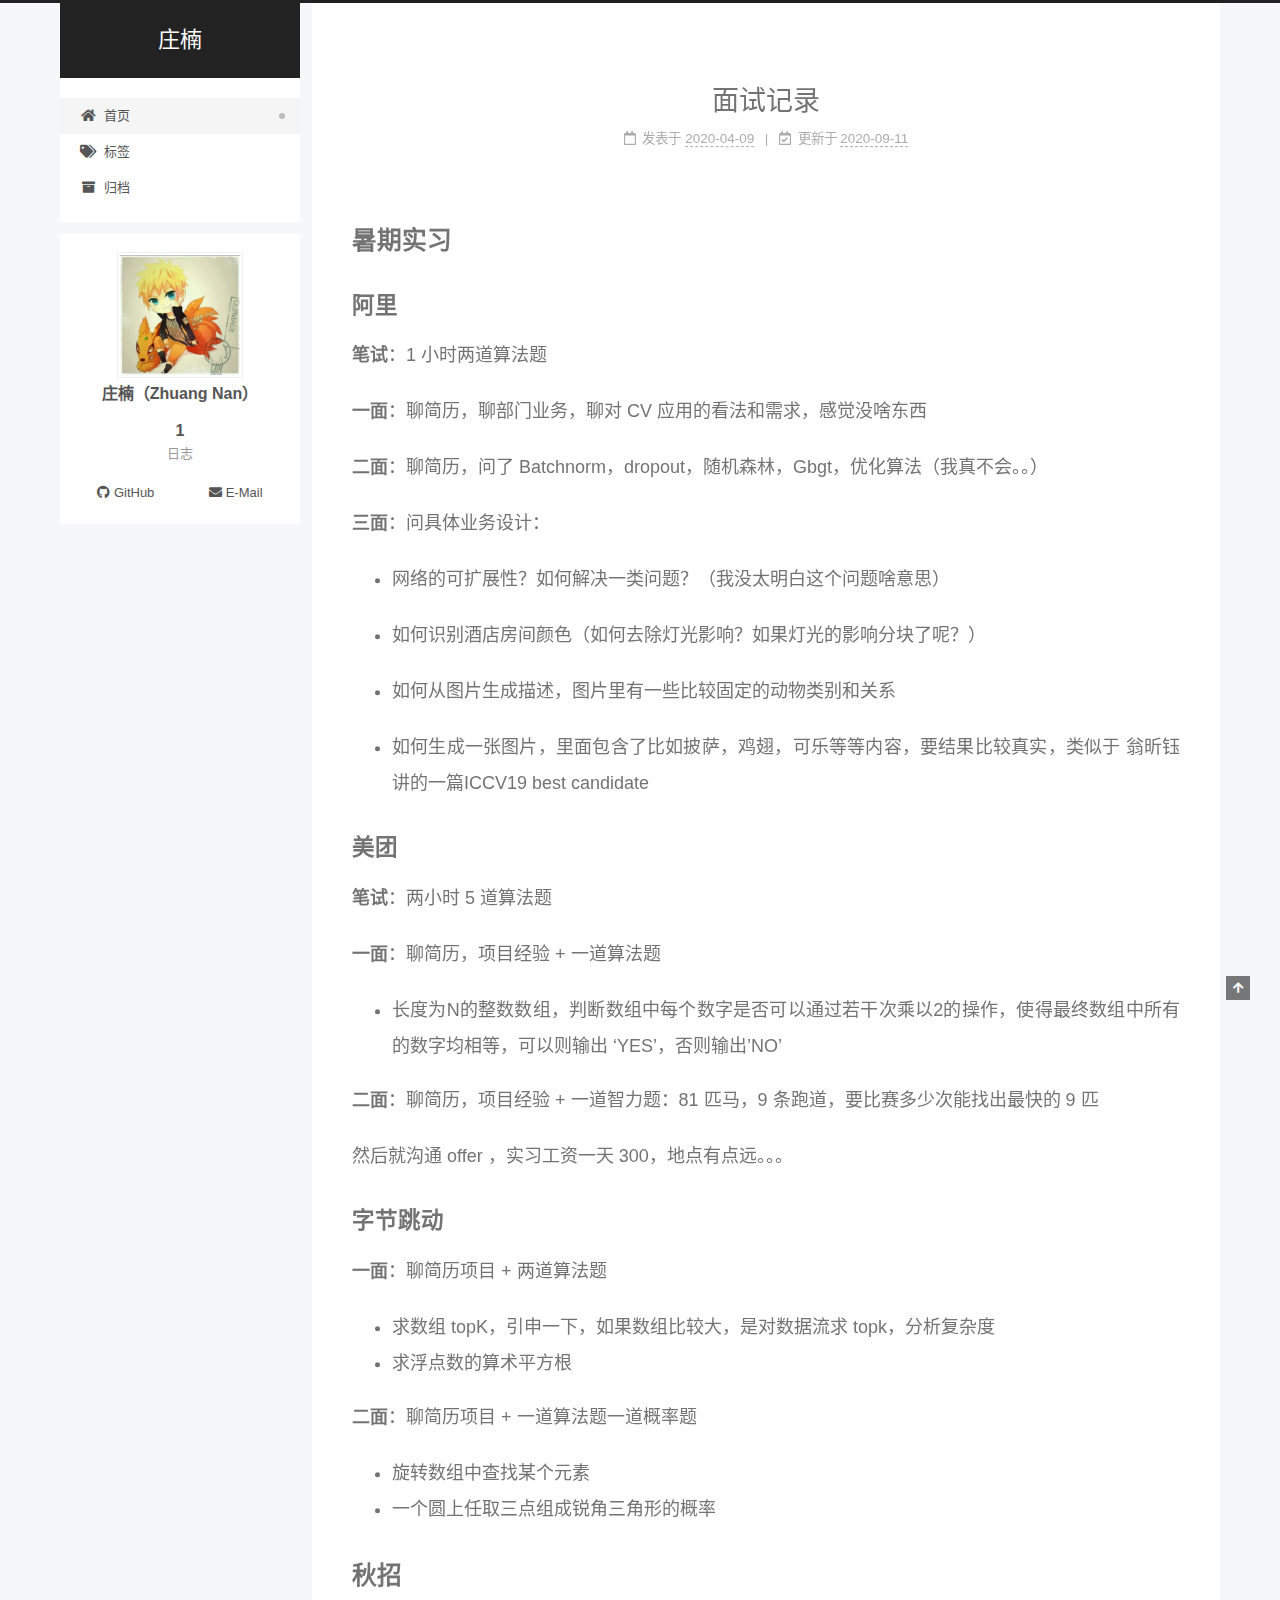
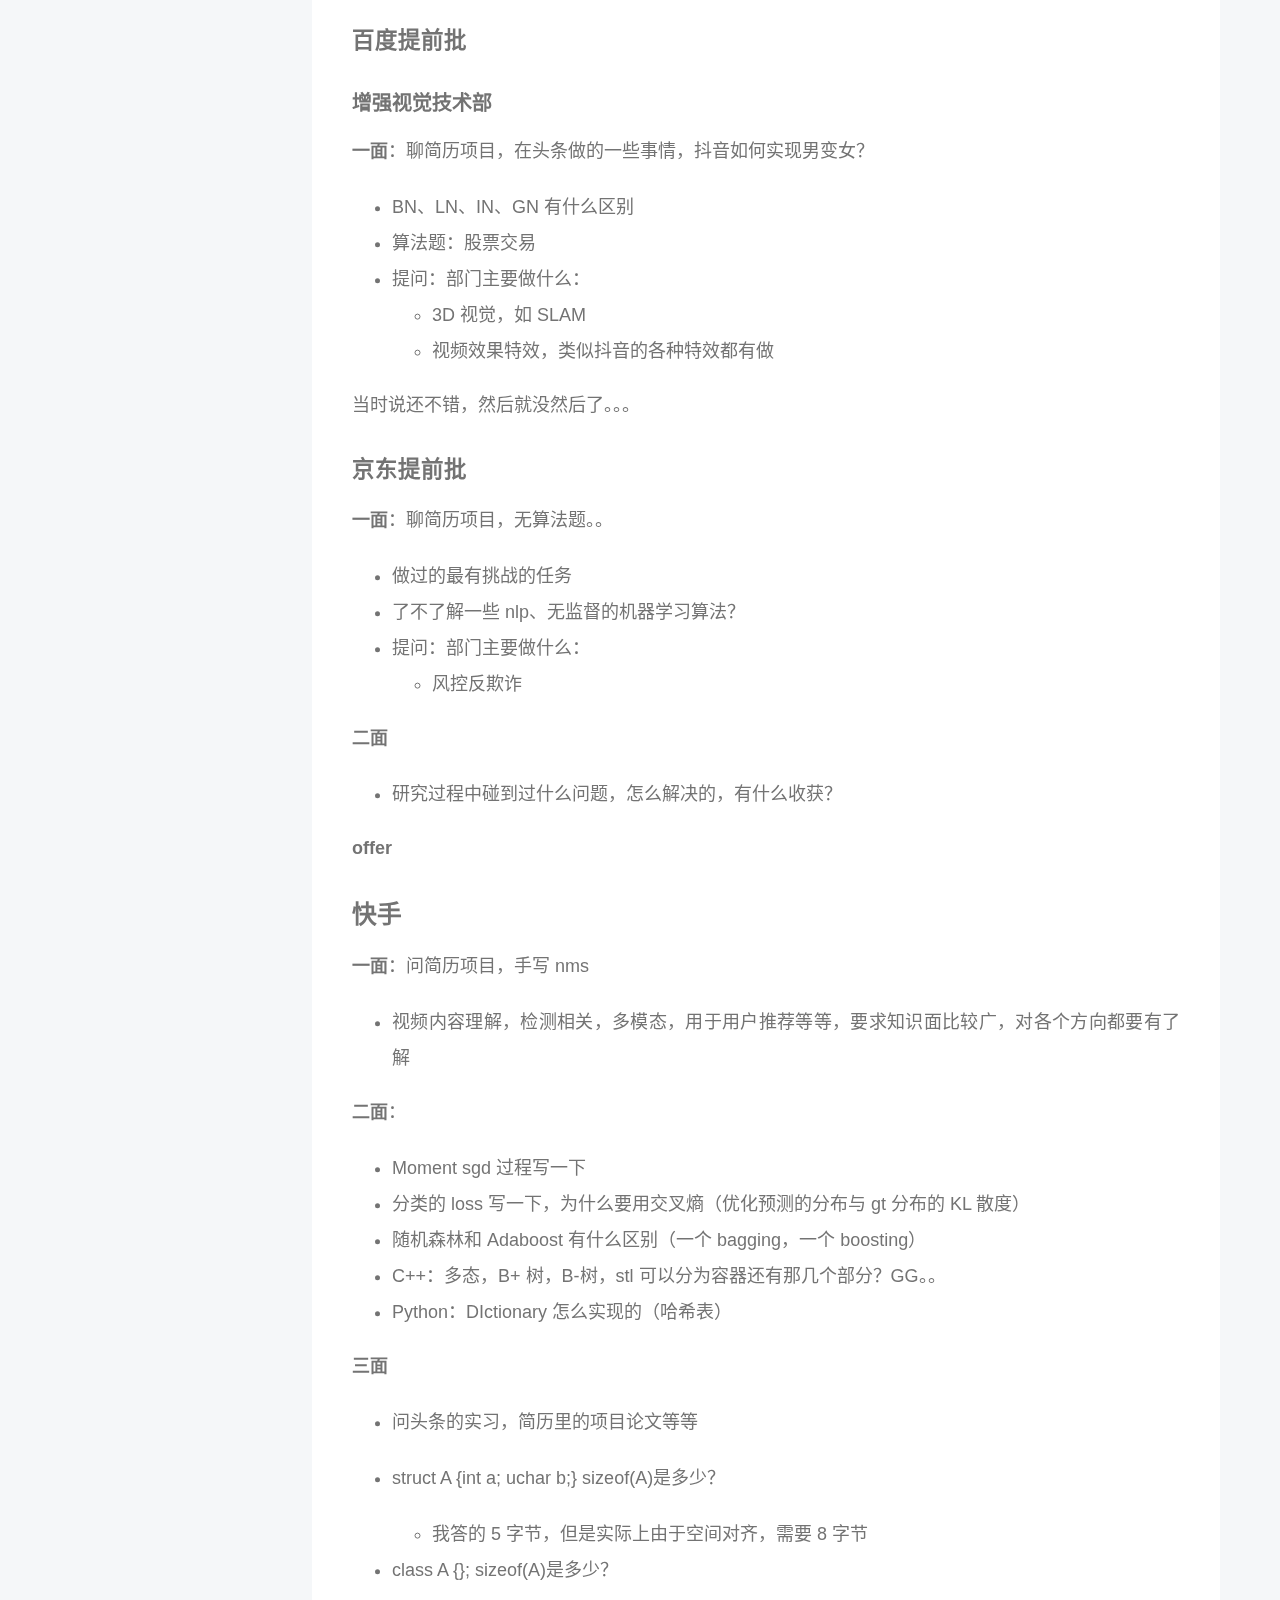
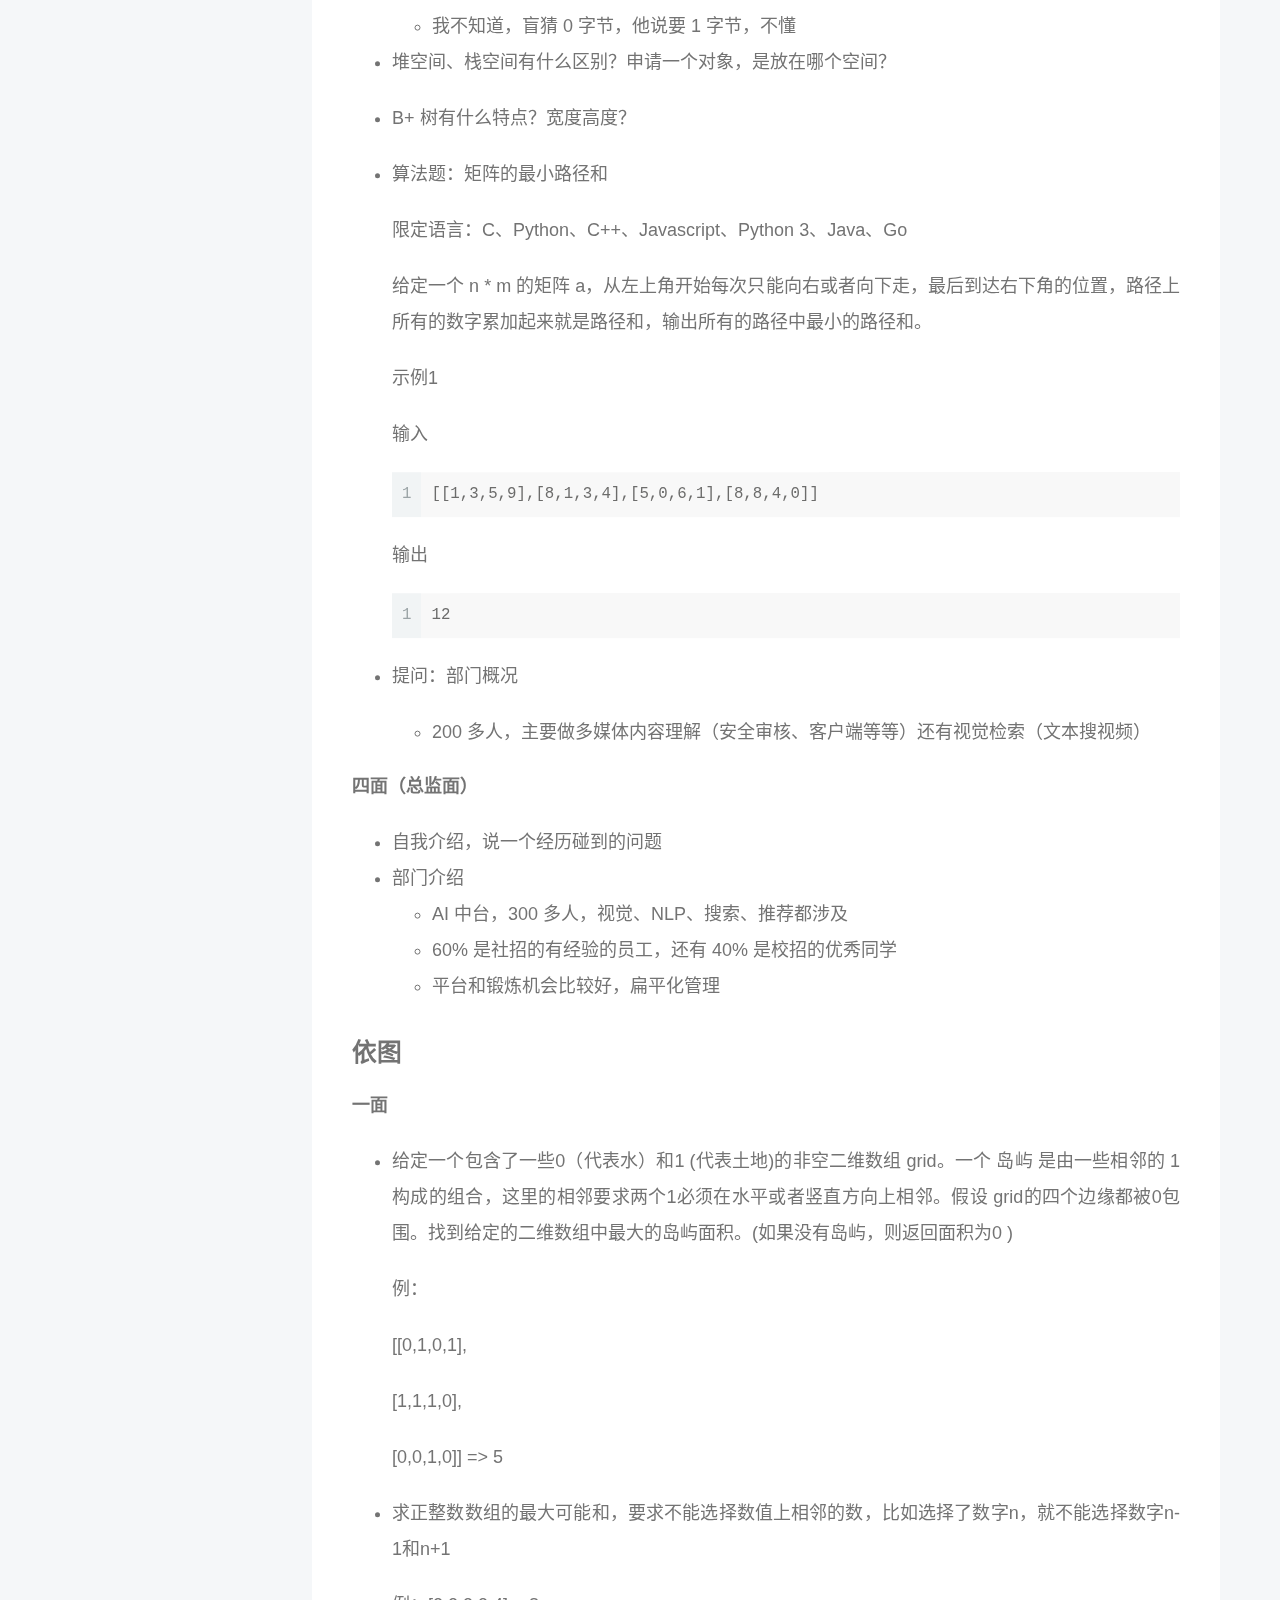
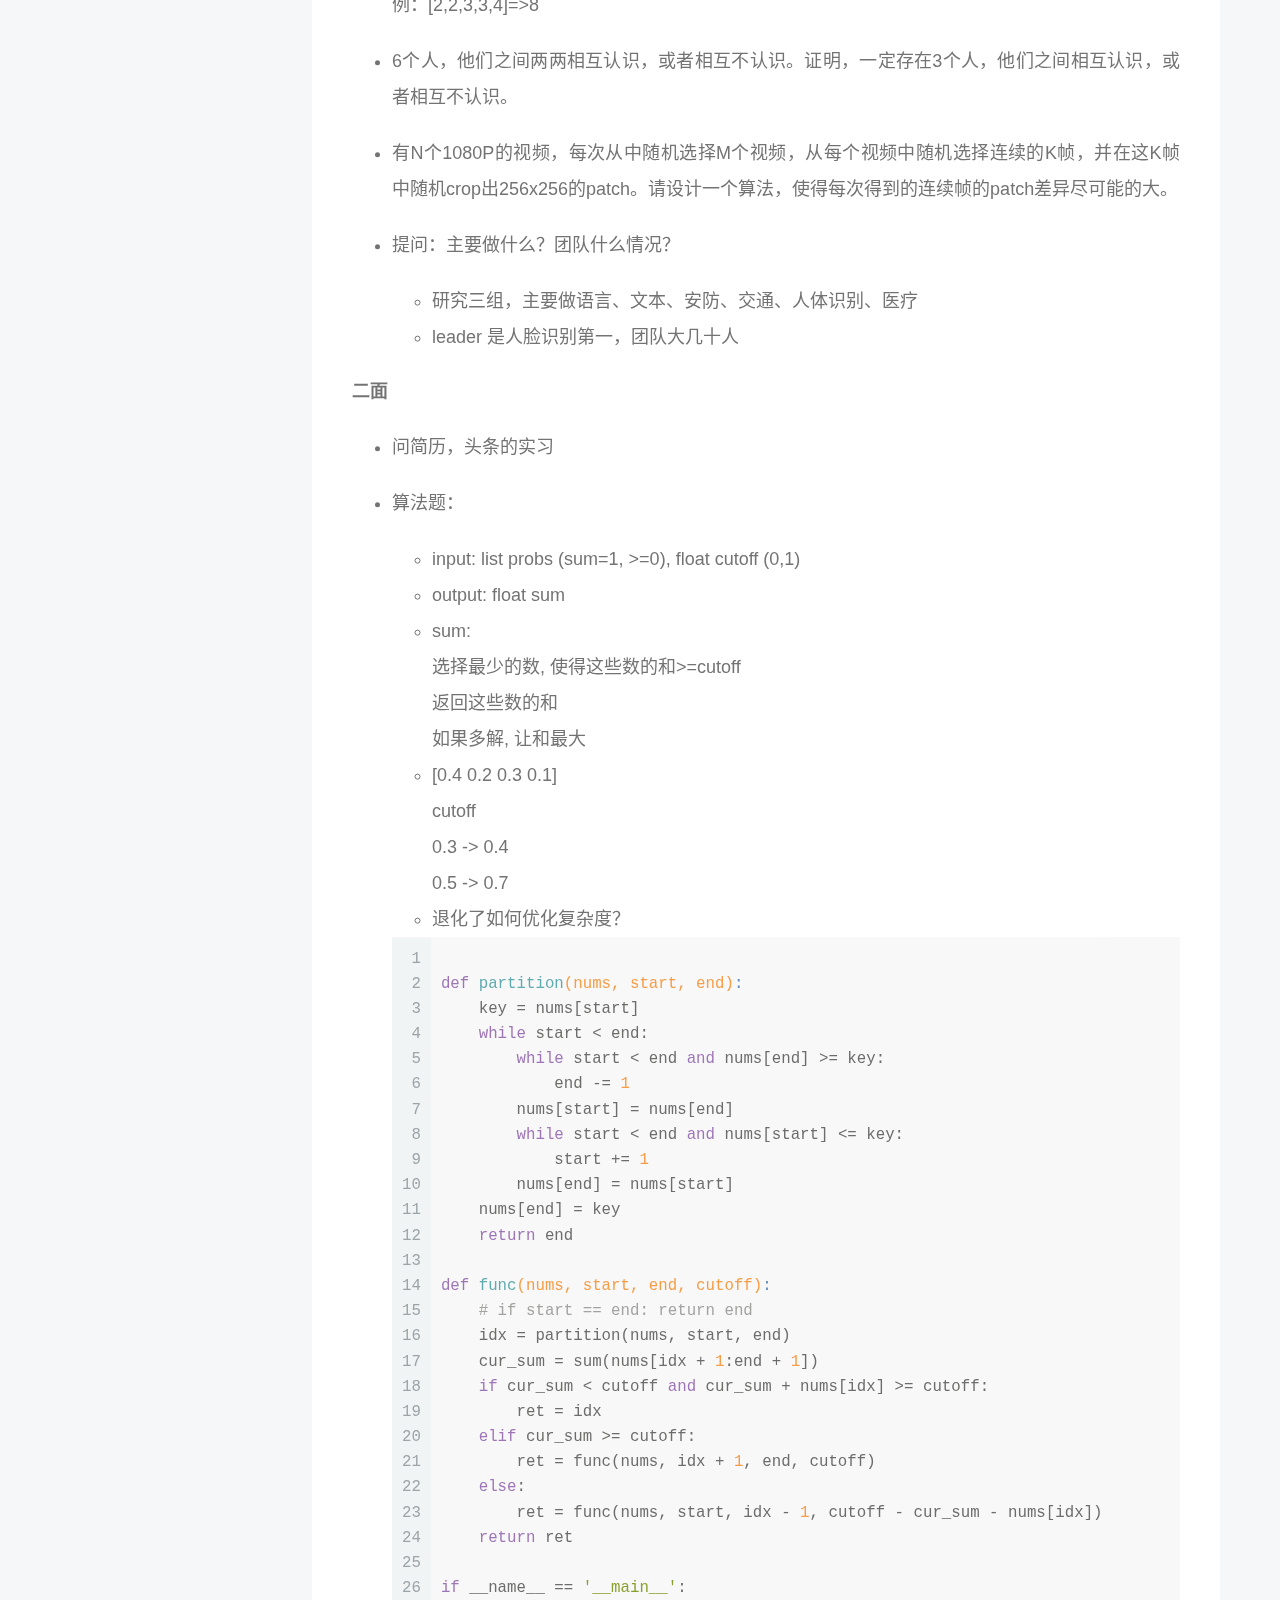
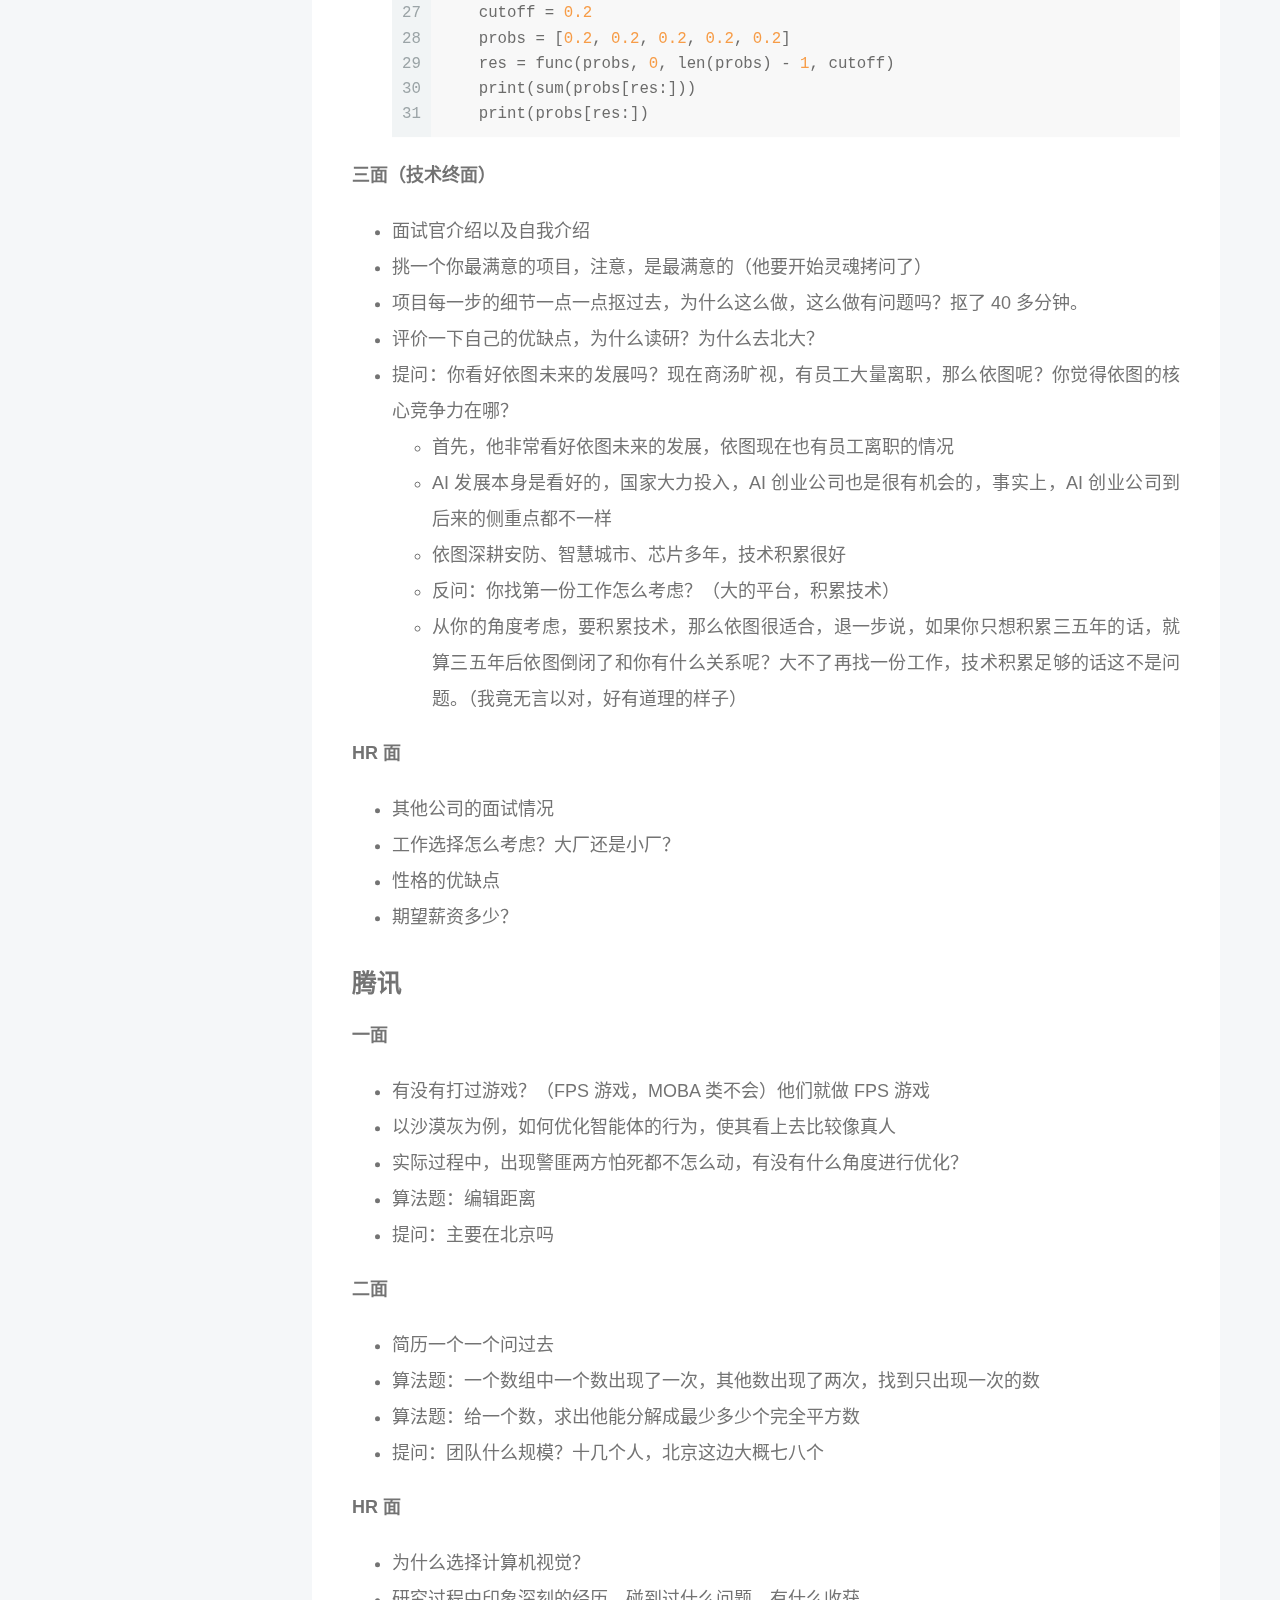
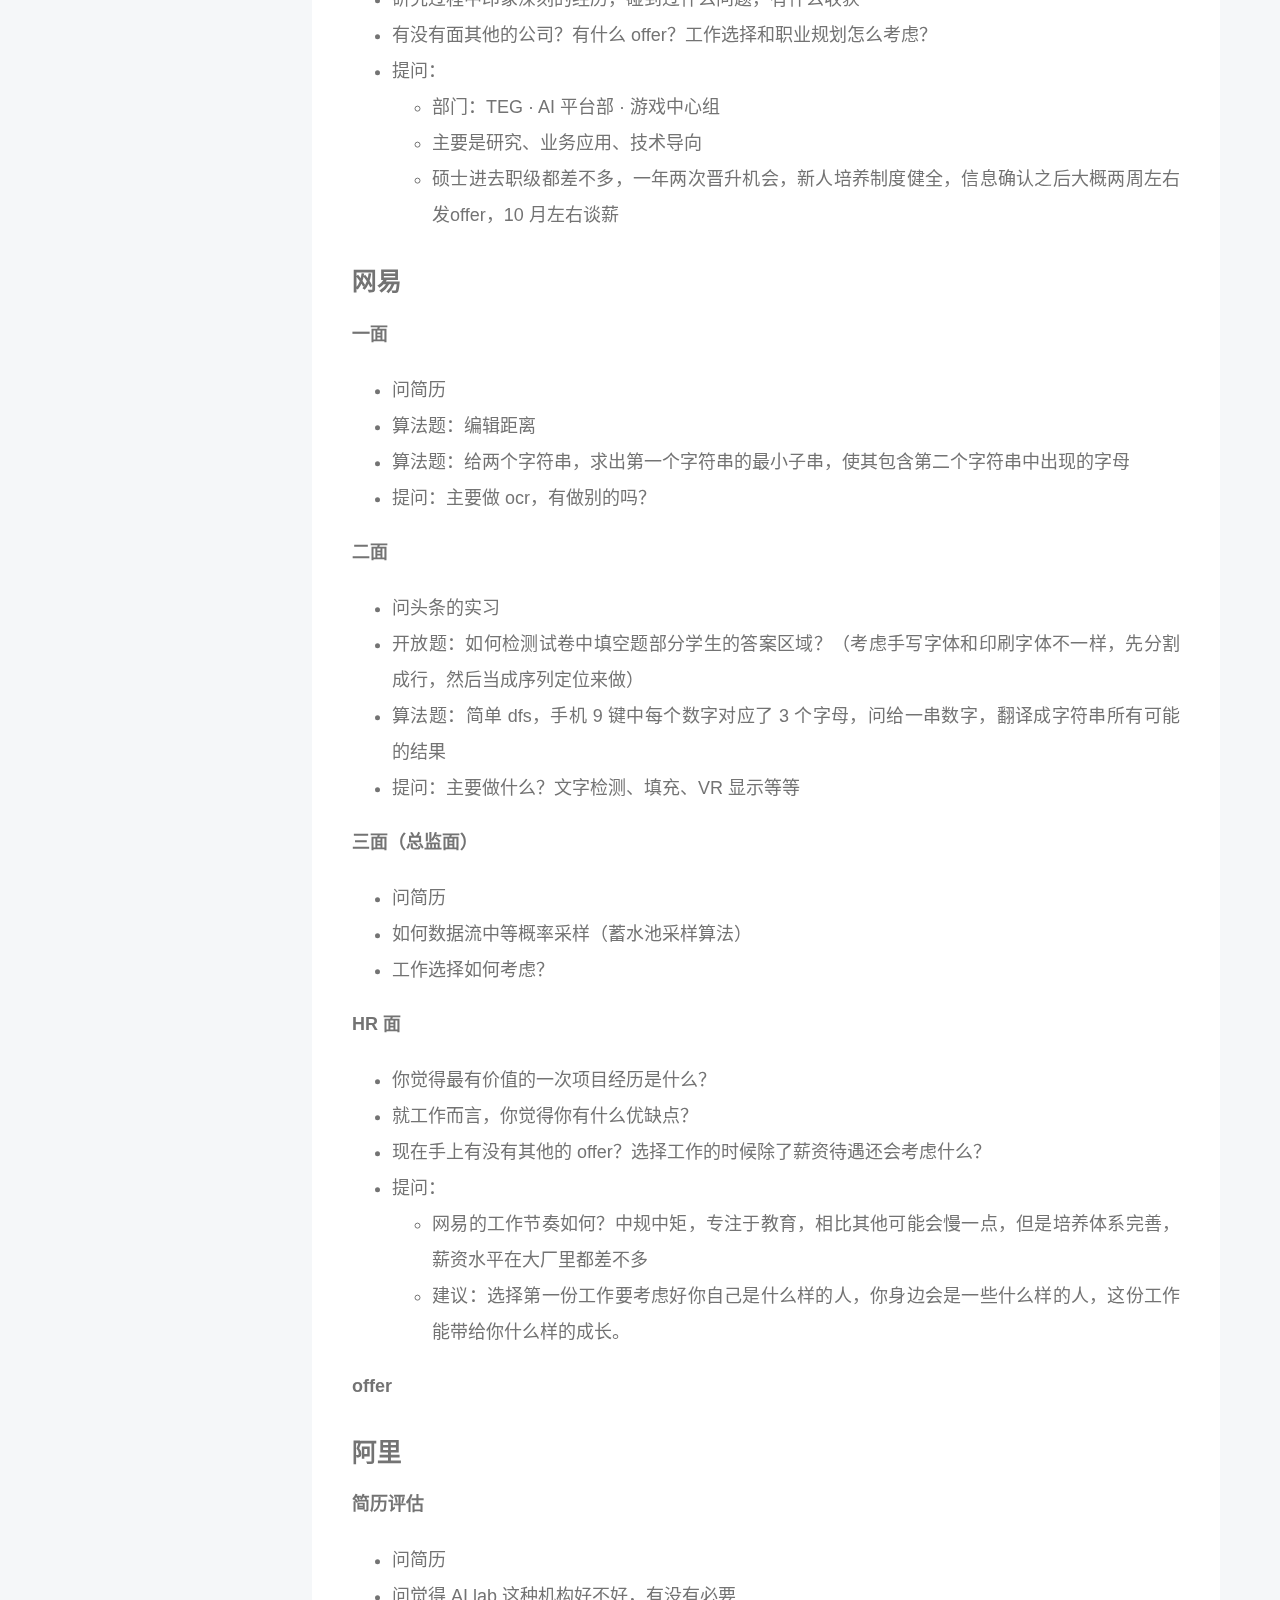
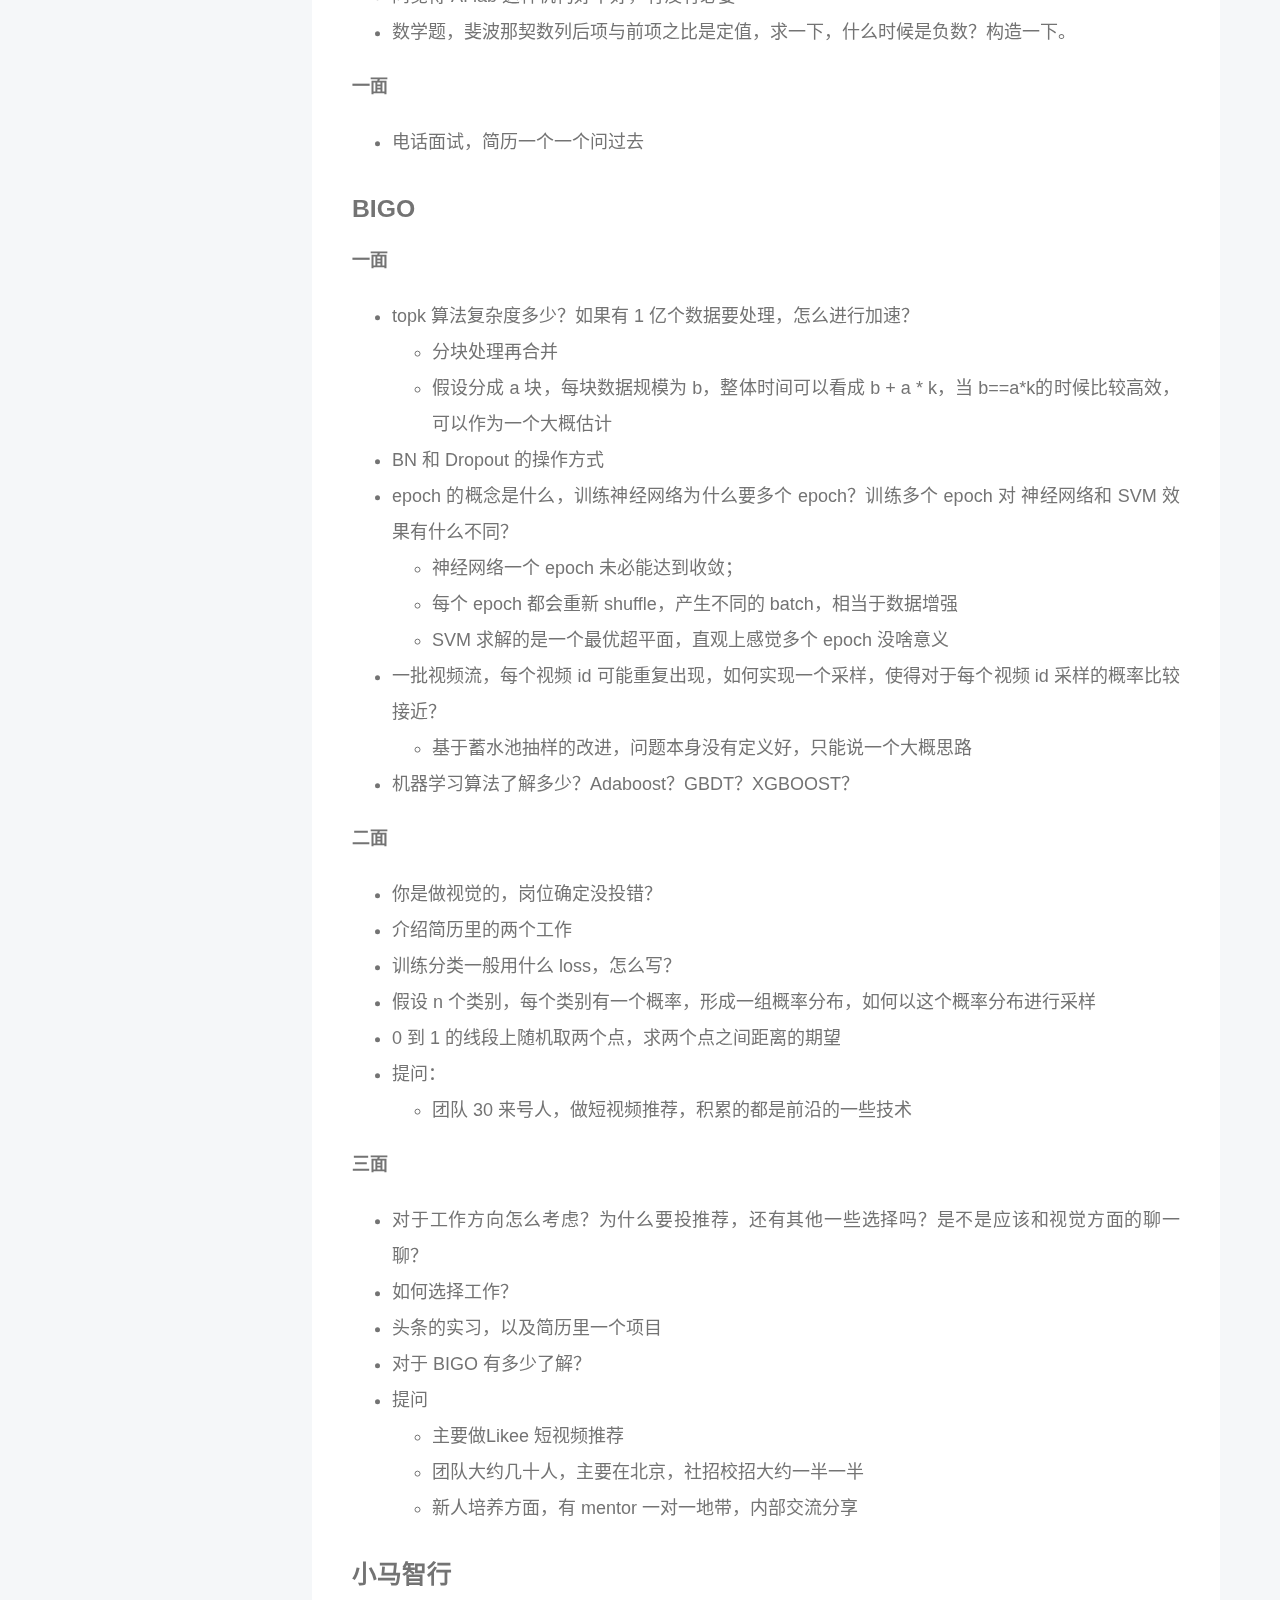
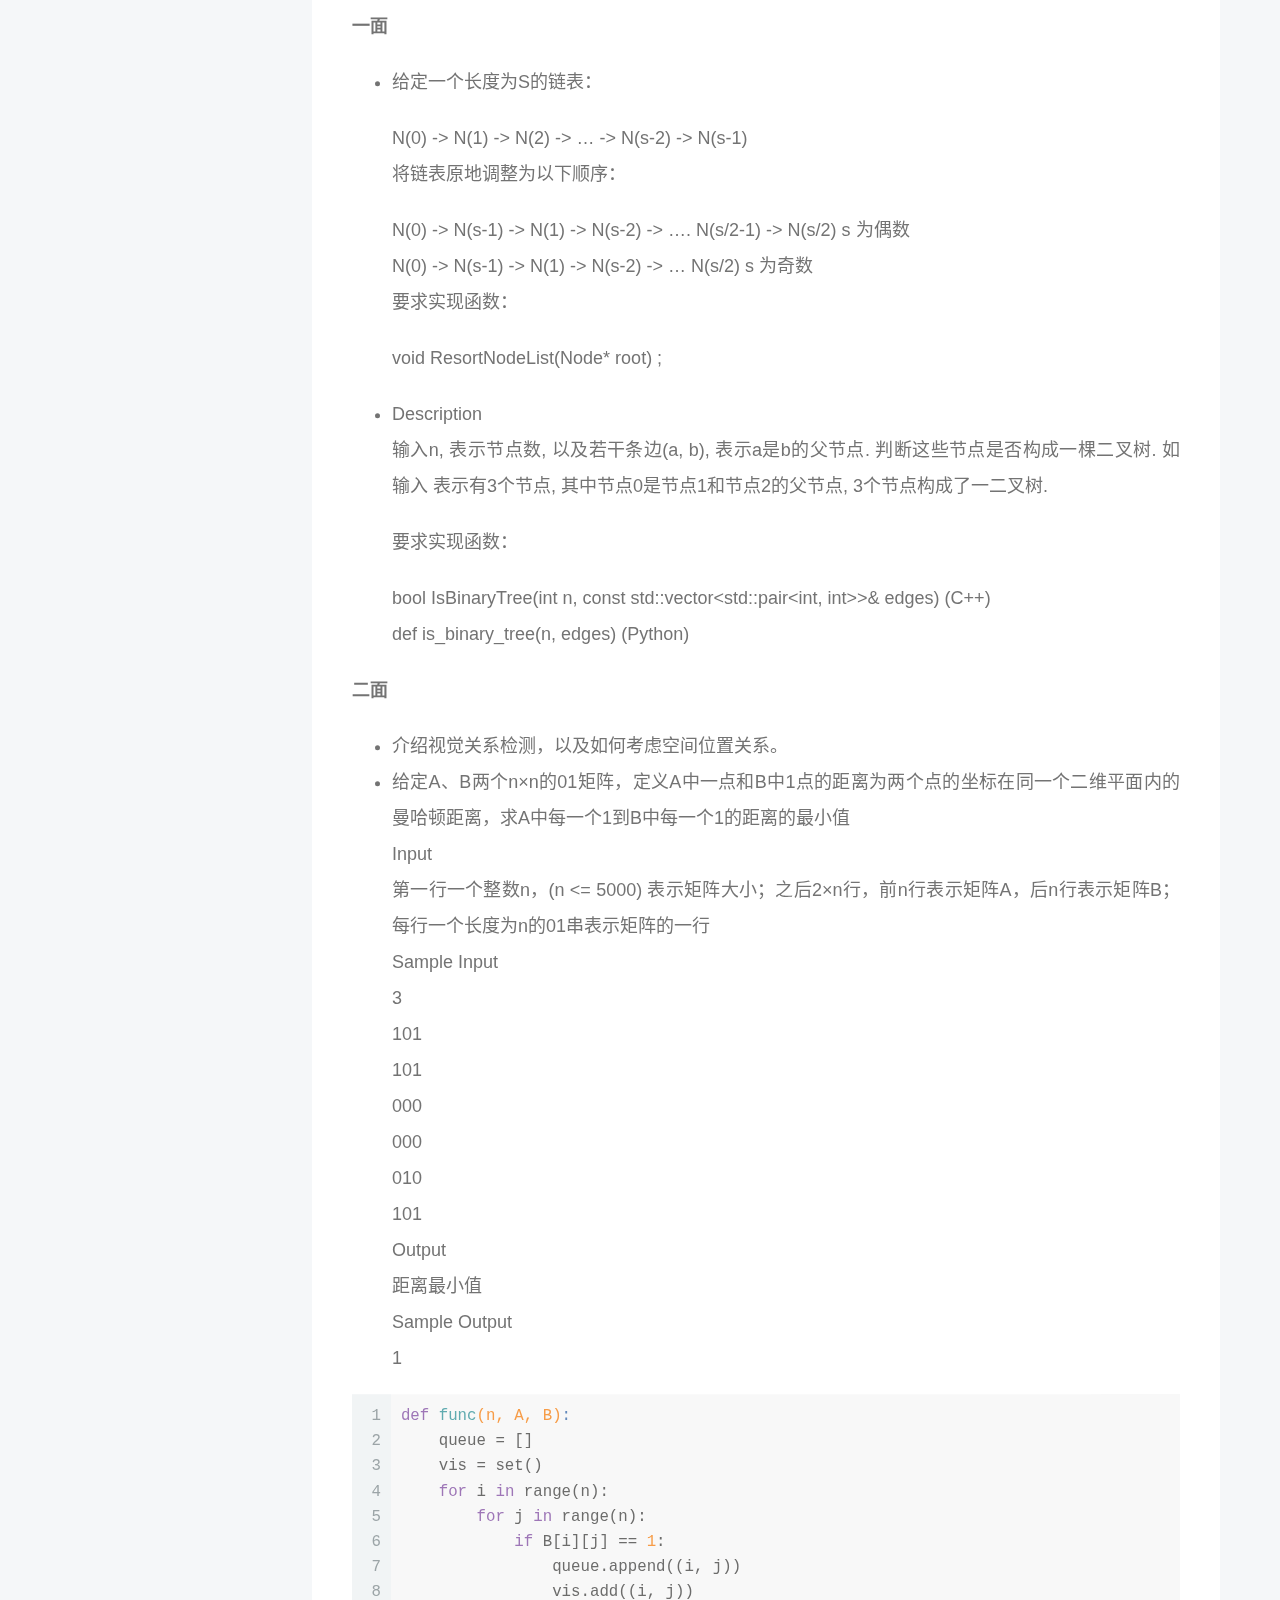
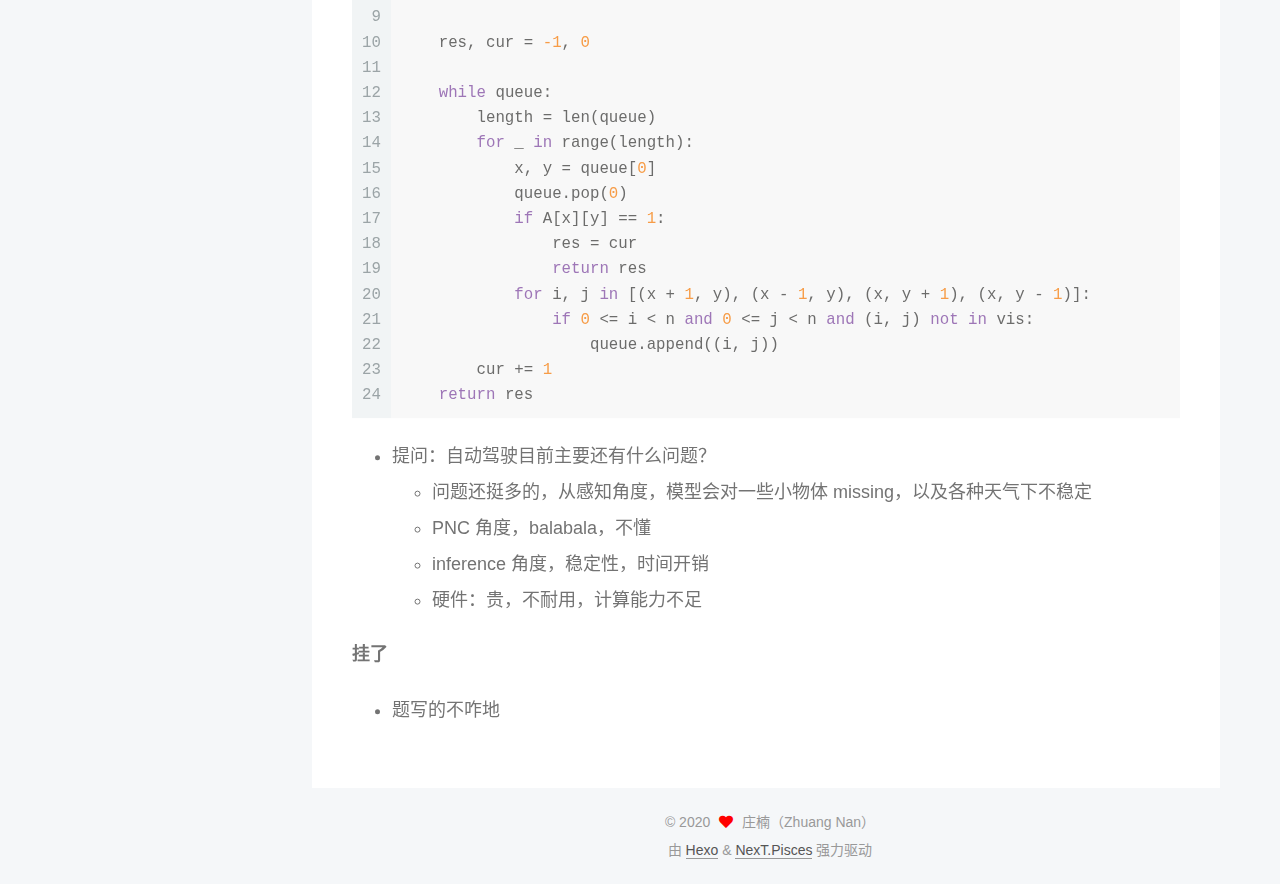
<file: index.html>
<!DOCTYPE html>
<html lang="zh-CN">
<head>
  <meta charset="UTF-8">
<meta name="viewport" content="width=device-width, initial-scale=1, maximum-scale=2">
<meta name="theme-color" content="#222">
<meta name="generator" content="Hexo 4.2.1">
  <link rel="apple-touch-icon" sizes="180x180" href="/images/apple-touch-icon-next.png">
  <link rel="icon" type="image/png" sizes="32x32" href="/images/favicon-32x32-next.png">
  <link rel="icon" type="image/png" sizes="16x16" href="/images/favicon-16x16-next.png">
  <link rel="mask-icon" href="/images/logo.svg" color="#222">

<link rel="stylesheet" href="/css/main.css">


<link rel="stylesheet" href="/lib/font-awesome/css/all.min.css">

<script id="hexo-configurations">
    var NexT = window.NexT || {};
    var CONFIG = {"hostname":"yoursite.com","root":"/","scheme":"Pisces","version":"7.8.0","exturl":false,"sidebar":{"position":"left","display":"post","padding":18,"offset":12,"onmobile":false},"copycode":{"enable":false,"show_result":false,"style":null},"back2top":{"enable":true,"sidebar":false,"scrollpercent":false},"bookmark":{"enable":false,"color":"#222","save":"auto"},"fancybox":false,"mediumzoom":false,"lazyload":false,"pangu":false,"comments":{"style":"tabs","active":null,"storage":true,"lazyload":false,"nav":null},"algolia":{"hits":{"per_page":10},"labels":{"input_placeholder":"Search for Posts","hits_empty":"We didn't find any results for the search: ${query}","hits_stats":"${hits} results found in ${time} ms"}},"localsearch":{"enable":false,"trigger":"auto","top_n_per_article":1,"unescape":false,"preload":false},"motion":{"enable":true,"async":false,"transition":{"post_block":"fadeIn","post_header":"slideDownIn","post_body":"slideDownIn","coll_header":"slideLeftIn","sidebar":"slideUpIn"}}};
  </script>

  <meta property="og:type" content="website">
<meta property="og:title" content="庄楠">
<meta property="og:url" content="http://yoursite.com/index.html">
<meta property="og:site_name" content="庄楠">
<meta property="og:locale" content="zh_CN">
<meta property="article:author" content="庄楠（Zhuang Nan）">
<meta name="twitter:card" content="summary">

<link rel="canonical" href="http://yoursite.com/">


<script id="page-configurations">
  // https://hexo.io/docs/variables.html
  CONFIG.page = {
    sidebar: "",
    isHome : true,
    isPost : false,
    lang   : 'zh-CN'
  };
</script>

  <title>庄楠</title>
  






  <noscript>
  <style>
  .use-motion .brand,
  .use-motion .menu-item,
  .sidebar-inner,
  .use-motion .post-block,
  .use-motion .pagination,
  .use-motion .comments,
  .use-motion .post-header,
  .use-motion .post-body,
  .use-motion .collection-header { opacity: initial; }

  .use-motion .site-title,
  .use-motion .site-subtitle {
    opacity: initial;
    top: initial;
  }

  .use-motion .logo-line-before i { left: initial; }
  .use-motion .logo-line-after i { right: initial; }
  </style>
</noscript>

</head>

<body itemscope itemtype="http://schema.org/WebPage">
  <div class="container use-motion">
    <div class="headband"></div>

    <header class="header" itemscope itemtype="http://schema.org/WPHeader">
      <div class="header-inner"><div class="site-brand-container">
  <div class="site-nav-toggle">
    <div class="toggle" aria-label="切换导航栏">
      <span class="toggle-line toggle-line-first"></span>
      <span class="toggle-line toggle-line-middle"></span>
      <span class="toggle-line toggle-line-last"></span>
    </div>
  </div>

  <div class="site-meta">

    <a href="/" class="brand" rel="start">
      <span class="logo-line-before"><i></i></span>
      <h1 class="site-title">庄楠</h1>
      <span class="logo-line-after"><i></i></span>
    </a>
  </div>

  <div class="site-nav-right">
    <div class="toggle popup-trigger">
    </div>
  </div>
</div>




<nav class="site-nav">
  <ul id="menu" class="main-menu menu">
        <li class="menu-item menu-item-home">

    <a href="/" rel="section"><i class="fa fa-home fa-fw"></i>首页</a>

  </li>
        <li class="menu-item menu-item-tags">

    <a href="/tags/" rel="section"><i class="fa fa-tags fa-fw"></i>标签</a>

  </li>
        <li class="menu-item menu-item-archives">

    <a href="/archives/" rel="section"><i class="fa fa-archive fa-fw"></i>归档</a>

  </li>
  </ul>
</nav>




</div>
    </header>

    
  <div class="back-to-top">
    <i class="fa fa-arrow-up"></i>
    <span>0%</span>
  </div>


    <main class="main">
      <div class="main-inner">
        <div class="content-wrap">
          

          <div class="content index posts-expand">
            
      
  
  
  <article itemscope itemtype="http://schema.org/Article" class="post-block" lang="zh-CN">
    <link itemprop="mainEntityOfPage" href="http://yoursite.com/2020/04/09/%E9%9D%A2%E8%AF%95%E8%AE%B0%E5%BD%95/">

    <span hidden itemprop="author" itemscope itemtype="http://schema.org/Person">
      <meta itemprop="image" content="/images/avatar.jpeg">
      <meta itemprop="name" content="庄楠（Zhuang Nan）">
      <meta itemprop="description" content="">
    </span>

    <span hidden itemprop="publisher" itemscope itemtype="http://schema.org/Organization">
      <meta itemprop="name" content="庄楠">
    </span>
      <header class="post-header">
        <h2 class="post-title" itemprop="name headline">
          
            <a href="/2020/04/09/%E9%9D%A2%E8%AF%95%E8%AE%B0%E5%BD%95/" class="post-title-link" itemprop="url">面试记录</a>
        </h2>

        <div class="post-meta">
            <span class="post-meta-item">
              <span class="post-meta-item-icon">
                <i class="far fa-calendar"></i>
              </span>
              <span class="post-meta-item-text">发表于</span>

              <time title="创建时间：2020-04-09 22:44:54" itemprop="dateCreated datePublished" datetime="2020-04-09T22:44:54+08:00">2020-04-09</time>
            </span>
              <span class="post-meta-item">
                <span class="post-meta-item-icon">
                  <i class="far fa-calendar-check"></i>
                </span>
                <span class="post-meta-item-text">更新于</span>
                <time title="修改时间：2020-09-11 14:07:26" itemprop="dateModified" datetime="2020-09-11T14:07:26+08:00">2020-09-11</time>
              </span>

          

        </div>
      </header>

    
    
    
    <div class="post-body" itemprop="articleBody">

      
          <h2 id="暑期实习"><a href="#暑期实习" class="headerlink" title="暑期实习"></a>暑期实习</h2><h3 id="阿里"><a href="#阿里" class="headerlink" title="阿里"></a>阿里</h3><p><strong>笔试</strong>：1 小时两道算法题</p>
<p><strong>一面</strong>：聊简历，聊部门业务，聊对 CV 应用的看法和需求，感觉没啥东西</p>
<p><strong>二面</strong>：聊简历，问了 Batchnorm，dropout，随机森林，Gbgt，优化算法（我真不会。。）</p>
<p><strong>三面</strong>：问具体业务设计：</p>
<ul>
<li><p>网络的可扩展性？如何解决一类问题？（我没太明白这个问题啥意思）</p>
</li>
<li><p>如何识别酒店房间颜色（如何去除灯光影响？如果灯光的影响分块了呢？）</p>
</li>
<li><p>如何从图片生成描述，图片里有一些比较固定的动物类别和关系</p>
</li>
<li><p>如何生成一张图片，里面包含了比如披萨，鸡翅，可乐等等内容，要结果比较真实，类似于 翁昕钰讲的一篇ICCV19 best candidate</p>
</li>
</ul>
<h3 id="美团"><a href="#美团" class="headerlink" title="美团"></a>美团</h3><p><strong>笔试</strong>：两小时 5 道算法题</p>
<p><strong>一面</strong>：聊简历，项目经验 + 一道算法题</p>
<ul>
<li>长度为N的整数数组，判断数组中每个数字是否可以通过若干次乘以2的操作，使得最终数组中所有的数字均相等，可以则输出 ‘YES’，否则输出’NO’</li>
</ul>
<p><strong>二面</strong>：聊简历，项目经验 + 一道智力题：81 匹马，9 条跑道，要比赛多少次能找出最快的 9 匹</p>
<p>然后就沟通 offer ，实习工资一天 300，地点有点远。。。</p>
<h3 id="字节跳动"><a href="#字节跳动" class="headerlink" title="字节跳动"></a>字节跳动</h3><p><strong>一面</strong>：聊简历项目 + 两道算法题</p>
<ul>
<li>求数组 topK，引申一下，如果数组比较大，是对数据流求 topk，分析复杂度</li>
<li>求浮点数的算术平方根</li>
</ul>
<p><strong>二面</strong>：聊简历项目 + 一道算法题一道概率题</p>
<ul>
<li>旋转数组中查找某个元素</li>
<li>一个圆上任取三点组成锐角三角形的概率</li>
</ul>
<h2 id="秋招"><a href="#秋招" class="headerlink" title="秋招"></a>秋招</h2><h3 id="百度提前批"><a href="#百度提前批" class="headerlink" title="百度提前批"></a>百度提前批</h3><h4 id="增强视觉技术部"><a href="#增强视觉技术部" class="headerlink" title="增强视觉技术部"></a>增强视觉技术部</h4><p><strong>一面</strong>：聊简历项目，在头条做的一些事情，抖音如何实现男变女？</p>
<ul>
<li>BN、LN、IN、GN 有什么区别</li>
<li>算法题：股票交易</li>
<li>提问：部门主要做什么：<ul>
<li>3D 视觉，如 SLAM</li>
<li>视频效果特效，类似抖音的各种特效都有做</li>
</ul>
</li>
</ul>
<p>当时说还不错，然后就没然后了。。。</p>
<h3 id="京东提前批"><a href="#京东提前批" class="headerlink" title="京东提前批"></a>京东提前批</h3><p><strong>一面</strong>：聊简历项目，无算法题。。</p>
<ul>
<li>做过的最有挑战的任务</li>
<li>了不了解一些 nlp、无监督的机器学习算法？</li>
<li>提问：部门主要做什么：<ul>
<li>风控反欺诈</li>
</ul>
</li>
</ul>
<p><strong>二面</strong></p>
<ul>
<li>研究过程中碰到过什么问题，怎么解决的，有什么收获？</li>
</ul>
<p><strong>offer</strong></p>
<h2 id="快手"><a href="#快手" class="headerlink" title="快手"></a>快手</h2><p><strong>一面</strong>：问简历项目，手写 nms</p>
<ul>
<li>视频内容理解，检测相关，多模态，用于用户推荐等等，要求知识面比较广，对各个方向都要有了解</li>
</ul>
<p><strong>二面</strong>：</p>
<ul>
<li>Moment sgd 过程写一下</li>
<li>分类的 loss 写一下，为什么要用交叉熵（优化预测的分布与 gt 分布的 KL 散度）</li>
<li>随机森林和 Adaboost 有什么区别（一个 bagging，一个 boosting）</li>
<li>C++：多态，B+ 树，B-树，stl 可以分为容器还有那几个部分？GG。。</li>
<li>Python：DIctionary 怎么实现的（哈希表）</li>
</ul>
<p><strong>三面</strong></p>
<ul>
<li><p>问头条的实习，简历里的项目论文等等</p>
</li>
<li><p>struct A {int a; uchar b;} sizeof(A)是多少？</p>
<ul>
<li>我答的 5 字节，但是实际上由于空间对齐，需要 8 字节</li>
</ul>
</li>
<li><p>class A {}; sizeof(A)是多少？</p>
<ul>
<li>我不知道，盲猜 0 字节，他说要 1 字节，不懂</li>
</ul>
</li>
<li><p>堆空间、栈空间有什么区别？申请一个对象，是放在哪个空间？</p>
</li>
<li><p>B+ 树有什么特点？宽度高度？</p>
</li>
<li><p>算法题：矩阵的最小路径和</p>
<p>限定语言：C、Python、C++、Javascript、Python 3、Java、Go</p>
<p>给定一个 n * m 的矩阵 a，从左上角开始每次只能向右或者向下走，最后到达右下角的位置，路径上所有的数字累加起来就是路径和，输出所有的路径中最小的路径和。</p>
<p>示例1</p>
<p>输入</p>
<figure class="highlight plain"><table><tr><td class="gutter"><pre><span class="line">1</span><br></pre></td><td class="code"><pre><span class="line">[[1,3,5,9],[8,1,3,4],[5,0,6,1],[8,8,4,0]]</span><br></pre></td></tr></table></figure>

<p>输出</p>
<figure class="highlight plain"><table><tr><td class="gutter"><pre><span class="line">1</span><br></pre></td><td class="code"><pre><span class="line">12</span><br></pre></td></tr></table></figure>
</li>
<li><p>提问：部门概况</p>
<ul>
<li>200 多人，主要做多媒体内容理解（安全审核、客户端等等）还有视觉检索（文本搜视频）</li>
</ul>
</li>
</ul>
<p><strong>四面（总监面）</strong></p>
<ul>
<li>自我介绍，说一个经历碰到的问题</li>
<li>部门介绍<ul>
<li>AI 中台，300 多人，视觉、NLP、搜索、推荐都涉及</li>
<li>60% 是社招的有经验的员工，还有 40% 是校招的优秀同学</li>
<li>平台和锻炼机会比较好，扁平化管理</li>
</ul>
</li>
</ul>
<h2 id="依图"><a href="#依图" class="headerlink" title="依图"></a>依图</h2><p><strong>一面</strong></p>
<ul>
<li><p>给定一个包含了一些0（代表水）和1  (代表土地)的非空二维数组 grid。一个 岛屿 是由一些相邻的 1构成的组合，这里的相邻要求两个1必须在水平或者竖直方向上相邻。假设 grid的四个边缘都被0包围。找到给定的二维数组中最大的岛屿面积。(如果没有岛屿，则返回面积为0 )</p>
<p>例：</p>
<p>[[0,1,0,1],</p>
<p>[1,1,1,0],</p>
<p>[0,0,1,0]]  =&gt; 5</p>
</li>
<li><p>求正整数数组的最大可能和，要求不能选择数值上相邻的数，比如选择了数字n，就不能选择数字n-1和n+1</p>
<p>例：[2,2,3,3,4]=&gt;8</p>
</li>
<li><p>6个人，他们之间两两相互认识，或者相互不认识。证明，一定存在3个人，他们之间相互认识，或者相互不认识。</p>
</li>
<li><p>有N个1080P的视频，每次从中随机选择M个视频，从每个视频中随机选择连续的K帧，并在这K帧中随机crop出256x256的patch。请设计一个算法，使得每次得到的连续帧的patch差异尽可能的大。</p>
</li>
<li><p>提问：主要做什么？团队什么情况？</p>
<ul>
<li>研究三组，主要做语言、文本、安防、交通、人体识别、医疗</li>
<li>leader 是人脸识别第一，团队大几十人</li>
</ul>
</li>
</ul>
<p><strong>二面</strong></p>
<ul>
<li><p>问简历，头条的实习</p>
</li>
<li><p>算法题：</p>
<ul>
<li>input: list<float> probs (sum=1, &gt;=0), float cutoff (0,1)</li>
<li>output: float sum</li>
<li>sum:<br>选择最少的数, 使得这些数的和&gt;=cutoff<br>返回这些数的和<br>如果多解, 让和最大</li>
<li>[0.4 0.2 0.3 0.1]<br>cutoff<br>0.3 -&gt; 0.4<br>0.5 -&gt; 0.7</li>
<li>退化了如何优化复杂度？</li>
</ul>
<figure class="highlight python"><table><tr><td class="gutter"><pre><span class="line">1</span><br><span class="line">2</span><br><span class="line">3</span><br><span class="line">4</span><br><span class="line">5</span><br><span class="line">6</span><br><span class="line">7</span><br><span class="line">8</span><br><span class="line">9</span><br><span class="line">10</span><br><span class="line">11</span><br><span class="line">12</span><br><span class="line">13</span><br><span class="line">14</span><br><span class="line">15</span><br><span class="line">16</span><br><span class="line">17</span><br><span class="line">18</span><br><span class="line">19</span><br><span class="line">20</span><br><span class="line">21</span><br><span class="line">22</span><br><span class="line">23</span><br><span class="line">24</span><br><span class="line">25</span><br><span class="line">26</span><br><span class="line">27</span><br><span class="line">28</span><br><span class="line">29</span><br><span class="line">30</span><br><span class="line">31</span><br></pre></td><td class="code"><pre><span class="line"></span><br><span class="line"><span class="function"><span class="keyword">def</span> <span class="title">partition</span><span class="params">(nums, start, end)</span>:</span></span><br><span class="line">    key = nums[start]</span><br><span class="line">    <span class="keyword">while</span> start &lt; end:</span><br><span class="line">        <span class="keyword">while</span> start &lt; end <span class="keyword">and</span> nums[end] &gt;= key:</span><br><span class="line">            end -= <span class="number">1</span></span><br><span class="line">        nums[start] = nums[end]</span><br><span class="line">        <span class="keyword">while</span> start &lt; end <span class="keyword">and</span> nums[start] &lt;= key:</span><br><span class="line">            start += <span class="number">1</span></span><br><span class="line">        nums[end] = nums[start]</span><br><span class="line">    nums[end] = key</span><br><span class="line">    <span class="keyword">return</span> end</span><br><span class="line"></span><br><span class="line"><span class="function"><span class="keyword">def</span> <span class="title">func</span><span class="params">(nums, start, end, cutoff)</span>:</span></span><br><span class="line">    <span class="comment"># if start == end: return end</span></span><br><span class="line">    idx = partition(nums, start, end)</span><br><span class="line">    cur_sum = sum(nums[idx + <span class="number">1</span>:end + <span class="number">1</span>])</span><br><span class="line">    <span class="keyword">if</span> cur_sum &lt; cutoff <span class="keyword">and</span> cur_sum + nums[idx] &gt;= cutoff:</span><br><span class="line">        ret = idx</span><br><span class="line">    <span class="keyword">elif</span> cur_sum &gt;= cutoff:</span><br><span class="line">        ret = func(nums, idx + <span class="number">1</span>, end, cutoff)</span><br><span class="line">    <span class="keyword">else</span>:</span><br><span class="line">        ret = func(nums, start, idx - <span class="number">1</span>, cutoff - cur_sum - nums[idx])</span><br><span class="line">    <span class="keyword">return</span> ret</span><br><span class="line"></span><br><span class="line"><span class="keyword">if</span> __name__ == <span class="string">'__main__'</span>:</span><br><span class="line">    cutoff = <span class="number">0.2</span></span><br><span class="line">    probs = [<span class="number">0.2</span>, <span class="number">0.2</span>, <span class="number">0.2</span>, <span class="number">0.2</span>, <span class="number">0.2</span>]</span><br><span class="line">    res = func(probs, <span class="number">0</span>, len(probs) - <span class="number">1</span>, cutoff)</span><br><span class="line">    print(sum(probs[res:]))</span><br><span class="line">    print(probs[res:])</span><br></pre></td></tr></table></figure>

</li>
</ul>
<p><strong>三面（技术终面）</strong></p>
<ul>
<li>面试官介绍以及自我介绍</li>
<li>挑一个你最满意的项目，注意，是最满意的（他要开始灵魂拷问了）</li>
<li>项目每一步的细节一点一点抠过去，为什么这么做，这么做有问题吗？抠了 40 多分钟。</li>
<li>评价一下自己的优缺点，为什么读研？为什么去北大？</li>
<li>提问：你看好依图未来的发展吗？现在商汤旷视，有员工大量离职，那么依图呢？你觉得依图的核心竞争力在哪？<ul>
<li>首先，他非常看好依图未来的发展，依图现在也有员工离职的情况</li>
<li>AI 发展本身是看好的，国家大力投入，AI 创业公司也是很有机会的，事实上，AI 创业公司到后来的侧重点都不一样</li>
<li>依图深耕安防、智慧城市、芯片多年，技术积累很好</li>
<li>反问：你找第一份工作怎么考虑？（大的平台，积累技术）</li>
<li>从你的角度考虑，要积累技术，那么依图很适合，退一步说，如果你只想积累三五年的话，就算三五年后依图倒闭了和你有什么关系呢？大不了再找一份工作，技术积累足够的话这不是问题。（我竟无言以对，好有道理的样子）</li>
</ul>
</li>
</ul>
<p><strong>HR 面</strong></p>
<ul>
<li>其他公司的面试情况</li>
<li>工作选择怎么考虑？大厂还是小厂？</li>
<li>性格的优缺点</li>
<li>期望薪资多少？</li>
</ul>
<h2 id="腾讯"><a href="#腾讯" class="headerlink" title="腾讯"></a>腾讯</h2><p><strong>一面</strong></p>
<ul>
<li>有没有打过游戏？（FPS 游戏，MOBA 类不会）他们就做 FPS 游戏</li>
<li>以沙漠灰为例，如何优化智能体的行为，使其看上去比较像真人</li>
<li>实际过程中，出现警匪两方怕死都不怎么动，有没有什么角度进行优化？</li>
<li>算法题：编辑距离</li>
<li>提问：主要在北京吗</li>
</ul>
<p><strong>二面</strong></p>
<ul>
<li>简历一个一个问过去</li>
<li>算法题：一个数组中一个数出现了一次，其他数出现了两次，找到只出现一次的数</li>
<li>算法题：给一个数，求出他能分解成最少多少个完全平方数</li>
<li>提问：团队什么规模？十几个人，北京这边大概七八个</li>
</ul>
<p><strong>HR 面</strong></p>
<ul>
<li>为什么选择计算机视觉？</li>
<li>研究过程中印象深刻的经历，碰到过什么问题，有什么收获</li>
<li>有没有面其他的公司？有什么 offer？工作选择和职业规划怎么考虑？</li>
<li>提问：<ul>
<li>部门：TEG · AI 平台部 · 游戏中心组</li>
<li>主要是研究、业务应用、技术导向</li>
<li>硕士进去职级都差不多，一年两次晋升机会，新人培养制度健全，信息确认之后大概两周左右发offer，10 月左右谈薪</li>
</ul>
</li>
</ul>
<h2 id="网易"><a href="#网易" class="headerlink" title="网易"></a>网易</h2><p><strong>一面</strong></p>
<ul>
<li>问简历</li>
<li>算法题：编辑距离</li>
<li>算法题：给两个字符串，求出第一个字符串的最小子串，使其包含第二个字符串中出现的字母</li>
<li>提问：主要做 ocr，有做别的吗？</li>
</ul>
<p><strong>二面</strong></p>
<ul>
<li>问头条的实习</li>
<li>开放题：如何检测试卷中填空题部分学生的答案区域？（考虑手写字体和印刷字体不一样，先分割成行，然后当成序列定位来做）</li>
<li>算法题：简单 dfs，手机 9 键中每个数字对应了 3 个字母，问给一串数字，翻译成字符串所有可能的结果</li>
<li>提问：主要做什么？文字检测、填充、VR 显示等等</li>
</ul>
<p><strong>三面（总监面）</strong></p>
<ul>
<li>问简历</li>
<li>如何数据流中等概率采样（蓄水池采样算法）</li>
<li>工作选择如何考虑？</li>
</ul>
<p><strong>HR 面</strong></p>
<ul>
<li>你觉得最有价值的一次项目经历是什么？</li>
<li>就工作而言，你觉得你有什么优缺点？</li>
<li>现在手上有没有其他的 offer？选择工作的时候除了薪资待遇还会考虑什么？</li>
<li>提问：<ul>
<li>网易的工作节奏如何？中规中矩，专注于教育，相比其他可能会慢一点，但是培养体系完善，薪资水平在大厂里都差不多</li>
<li>建议：选择第一份工作要考虑好你自己是什么样的人，你身边会是一些什么样的人，这份工作能带给你什么样的成长。</li>
</ul>
</li>
</ul>
<p><strong>offer</strong></p>
<h2 id="阿里-1"><a href="#阿里-1" class="headerlink" title="阿里"></a>阿里</h2><p><strong>简历评估</strong></p>
<ul>
<li>问简历</li>
<li>问觉得 AI lab 这种机构好不好，有没有必要</li>
<li>数学题，斐波那契数列后项与前项之比是定值，求一下，什么时候是负数？构造一下。</li>
</ul>
<p><strong>一面</strong></p>
<ul>
<li>电话面试，简历一个一个问过去</li>
</ul>
<h2 id="BIGO"><a href="#BIGO" class="headerlink" title="BIGO"></a>BIGO</h2><p><strong>一面</strong></p>
<ul>
<li>topk 算法复杂度多少？如果有 1 亿个数据要处理，怎么进行加速？<ul>
<li>分块处理再合并</li>
<li>假设分成 a 块，每块数据规模为 b，整体时间可以看成 b + a * k，当 b==a*k的时候比较高效，可以作为一个大概估计</li>
</ul>
</li>
<li>BN 和 Dropout 的操作方式</li>
<li>epoch 的概念是什么，训练神经网络为什么要多个 epoch？训练多个 epoch 对 神经网络和 SVM 效果有什么不同？<ul>
<li>神经网络一个 epoch 未必能达到收敛；</li>
<li>每个 epoch 都会重新 shuffle，产生不同的 batch，相当于数据增强</li>
<li>SVM 求解的是一个最优超平面，直观上感觉多个 epoch 没啥意义</li>
</ul>
</li>
<li>一批视频流，每个视频 id 可能重复出现，如何实现一个采样，使得对于每个视频 id 采样的概率比较接近？<ul>
<li>基于蓄水池抽样的改进，问题本身没有定义好，只能说一个大概思路</li>
</ul>
</li>
<li>机器学习算法了解多少？Adaboost？GBDT？XGBOOST？</li>
</ul>
<p><strong>二面</strong></p>
<ul>
<li>你是做视觉的，岗位确定没投错？</li>
<li>介绍简历里的两个工作</li>
<li>训练分类一般用什么 loss，怎么写？</li>
<li>假设 n 个类别，每个类别有一个概率，形成一组概率分布，如何以这个概率分布进行采样</li>
<li>0 到 1 的线段上随机取两个点，求两个点之间距离的期望</li>
<li>提问：<ul>
<li>团队 30 来号人，做短视频推荐，积累的都是前沿的一些技术</li>
</ul>
</li>
</ul>
<p><strong>三面</strong></p>
<ul>
<li>对于工作方向怎么考虑？为什么要投推荐，还有其他一些选择吗？是不是应该和视觉方面的聊一聊？</li>
<li>如何选择工作？</li>
<li>头条的实习，以及简历里一个项目</li>
<li>对于 BIGO 有多少了解？</li>
<li>提问<ul>
<li>主要做Likee 短视频推荐</li>
<li>团队大约几十人，主要在北京，社招校招大约一半一半</li>
<li>新人培养方面，有 mentor 一对一地带，内部交流分享</li>
</ul>
</li>
</ul>
<h2 id="小马智行"><a href="#小马智行" class="headerlink" title="小马智行"></a>小马智行</h2><p><strong>一面</strong></p>
<ul>
<li><p>给定一个长度为S的链表：</p>
<p>N(0) -&gt; N(1) -&gt; N(2) -&gt; … -&gt; N(s-2) -&gt; N(s-1)<br>将链表原地调整为以下顺序：</p>
<p>N(0) -&gt; N(s-1) -&gt; N(1) -&gt; N(s-2) -&gt; …. N(s/2-1) -&gt; N(s/2) s 为偶数<br>N(0) -&gt; N(s-1) -&gt; N(1) -&gt; N(s-2) -&gt; … N(s/2) s 为奇数<br>要求实现函数：</p>
<p>void ResortNodeList(Node* root) ;</p>
</li>
<li><p>Description<br>输入n, 表示节点数, 以及若干条边(a, b), 表示a是b的父节点. 判断这些节点是否构成一棵二叉树. 如输入 表示有3个节点, 其中节点0是节点1和节点2的父节点, 3个节点构成了一二叉树.</p>
<p>要求实现函数：</p>
<p>bool IsBinaryTree(int n, const std::vector&lt;std::pair&lt;int, int&gt;&gt;&amp; edges) (C++)<br>def is_binary_tree(n, edges) (Python)</p>
</li>
</ul>
<p><strong>二面</strong></p>
<ul>
<li>介绍视觉关系检测，以及如何考虑空间位置关系。</li>
<li>给定A、B两个n×n的01矩阵，定义A中一点和B中1点的距离为两个点的坐标在同一个二维平面内的曼哈顿距离，求A中每一个1到B中每一个1的距离的最小值<br>Input<br>第一行一个整数n，(n &lt;= 5000) 表示矩阵大小；之后2×n行，前n行表示矩阵A，后n行表示矩阵B；每行一个长度为n的01串表示矩阵的一行<br>Sample Input<br>3<br>101<br>101<br>000<br>000<br>010<br>101<br>Output<br>距离最小值<br>Sample Output<br>1</li>
</ul>
<figure class="highlight python"><table><tr><td class="gutter"><pre><span class="line">1</span><br><span class="line">2</span><br><span class="line">3</span><br><span class="line">4</span><br><span class="line">5</span><br><span class="line">6</span><br><span class="line">7</span><br><span class="line">8</span><br><span class="line">9</span><br><span class="line">10</span><br><span class="line">11</span><br><span class="line">12</span><br><span class="line">13</span><br><span class="line">14</span><br><span class="line">15</span><br><span class="line">16</span><br><span class="line">17</span><br><span class="line">18</span><br><span class="line">19</span><br><span class="line">20</span><br><span class="line">21</span><br><span class="line">22</span><br><span class="line">23</span><br><span class="line">24</span><br></pre></td><td class="code"><pre><span class="line"><span class="function"><span class="keyword">def</span> <span class="title">func</span><span class="params">(n, A, B)</span>:</span></span><br><span class="line">    queue = []</span><br><span class="line">    vis = set()</span><br><span class="line">    <span class="keyword">for</span> i <span class="keyword">in</span> range(n):</span><br><span class="line">        <span class="keyword">for</span> j <span class="keyword">in</span> range(n):</span><br><span class="line">            <span class="keyword">if</span> B[i][j] == <span class="number">1</span>:</span><br><span class="line">                queue.append((i, j))</span><br><span class="line">                vis.add((i, j))</span><br><span class="line">    </span><br><span class="line">    res, cur = <span class="number">-1</span>, <span class="number">0</span></span><br><span class="line"></span><br><span class="line">    <span class="keyword">while</span> queue:</span><br><span class="line">        length = len(queue)</span><br><span class="line">        <span class="keyword">for</span> _ <span class="keyword">in</span> range(length):</span><br><span class="line">            x, y = queue[<span class="number">0</span>]</span><br><span class="line">            queue.pop(<span class="number">0</span>)</span><br><span class="line">            <span class="keyword">if</span> A[x][y] == <span class="number">1</span>:</span><br><span class="line">                res = cur</span><br><span class="line">                <span class="keyword">return</span> res</span><br><span class="line">            <span class="keyword">for</span> i, j <span class="keyword">in</span> [(x + <span class="number">1</span>, y), (x - <span class="number">1</span>, y), (x, y + <span class="number">1</span>), (x, y - <span class="number">1</span>)]:</span><br><span class="line">                <span class="keyword">if</span> <span class="number">0</span> &lt;= i &lt; n <span class="keyword">and</span> <span class="number">0</span> &lt;= j &lt; n <span class="keyword">and</span> (i, j) <span class="keyword">not</span> <span class="keyword">in</span> vis:</span><br><span class="line">                    queue.append((i, j))</span><br><span class="line">        cur += <span class="number">1</span></span><br><span class="line">    <span class="keyword">return</span> res</span><br></pre></td></tr></table></figure>

<ul>
<li>提问：自动驾驶目前主要还有什么问题？<ul>
<li>问题还挺多的，从感知角度，模型会对一些小物体 missing，以及各种天气下不稳定</li>
<li>PNC 角度，balabala，不懂</li>
<li>inference 角度，稳定性，时间开销</li>
<li>硬件：贵，不耐用，计算能力不足</li>
</ul>
</li>
</ul>
<p><strong>挂了</strong></p>
<ul>
<li>题写的不咋地</li>
</ul>

      
    </div>

    
    
    
      <footer class="post-footer">
        <div class="post-eof"></div>
      </footer>
  </article>
  
  
  


  



          </div>
          

<script>
  window.addEventListener('tabs:register', () => {
    let { activeClass } = CONFIG.comments;
    if (CONFIG.comments.storage) {
      activeClass = localStorage.getItem('comments_active') || activeClass;
    }
    if (activeClass) {
      let activeTab = document.querySelector(`a[href="#comment-${activeClass}"]`);
      if (activeTab) {
        activeTab.click();
      }
    }
  });
  if (CONFIG.comments.storage) {
    window.addEventListener('tabs:click', event => {
      if (!event.target.matches('.tabs-comment .tab-content .tab-pane')) return;
      let commentClass = event.target.classList[1];
      localStorage.setItem('comments_active', commentClass);
    });
  }
</script>

        </div>
          
  
  <div class="toggle sidebar-toggle">
    <span class="toggle-line toggle-line-first"></span>
    <span class="toggle-line toggle-line-middle"></span>
    <span class="toggle-line toggle-line-last"></span>
  </div>

  <aside class="sidebar">
    <div class="sidebar-inner">

      <ul class="sidebar-nav motion-element">
        <li class="sidebar-nav-toc">
          文章目录
        </li>
        <li class="sidebar-nav-overview">
          站点概览
        </li>
      </ul>

      <!--noindex-->
      <div class="post-toc-wrap sidebar-panel">
      </div>
      <!--/noindex-->

      <div class="site-overview-wrap sidebar-panel">
        <div class="site-author motion-element" itemprop="author" itemscope itemtype="http://schema.org/Person">
    <img class="site-author-image" itemprop="image" alt="庄楠（Zhuang Nan）"
      src="/images/avatar.jpeg">
  <p class="site-author-name" itemprop="name">庄楠（Zhuang Nan）</p>
  <div class="site-description" itemprop="description"></div>
</div>
<div class="site-state-wrap motion-element">
  <nav class="site-state">
      <div class="site-state-item site-state-posts">
          <a href="/archives/">
        
          <span class="site-state-item-count">1</span>
          <span class="site-state-item-name">日志</span>
        </a>
      </div>
  </nav>
</div>
  <div class="links-of-author motion-element">
      <span class="links-of-author-item">
        <a href="https://github.com/payne53" title="GitHub → https:&#x2F;&#x2F;github.com&#x2F;payne53" rel="noopener" target="_blank"><i class="fab fa-github fa-fw"></i>GitHub</a>
      </span>
      <span class="links-of-author-item">
        <a href="mailto:zhuangn53@gmail.com" title="E-Mail → mailto:zhuangn53@gmail.com" rel="noopener" target="_blank"><i class="fa fa-envelope fa-fw"></i>E-Mail</a>
      </span>
  </div>



      </div>

    </div>
  </aside>
  <div id="sidebar-dimmer"></div>


      </div>
    </main>

    <footer class="footer">
      <div class="footer-inner">
        

        

<div class="copyright">
  
  &copy; 
  <span itemprop="copyrightYear">2020</span>
  <span class="with-love">
    <i class="fa fa-heart"></i>
  </span>
  <span class="author" itemprop="copyrightHolder">庄楠（Zhuang Nan）</span>
</div>
  <div class="powered-by">由 <a href="https://hexo.io/" class="theme-link" rel="noopener" target="_blank">Hexo</a> & <a href="https://pisces.theme-next.org/" class="theme-link" rel="noopener" target="_blank">NexT.Pisces</a> 强力驱动
  </div>

        








      </div>
    </footer>
  </div>

  
  <script src="/lib/anime.min.js"></script>
  <script src="/lib/velocity/velocity.min.js"></script>
  <script src="/lib/velocity/velocity.ui.min.js"></script>

<script src="/js/utils.js"></script>

<script src="/js/motion.js"></script>


<script src="/js/schemes/pisces.js"></script>


<script src="/js/next-boot.js"></script>




  















  

  

  

</body>
</html>
</file>
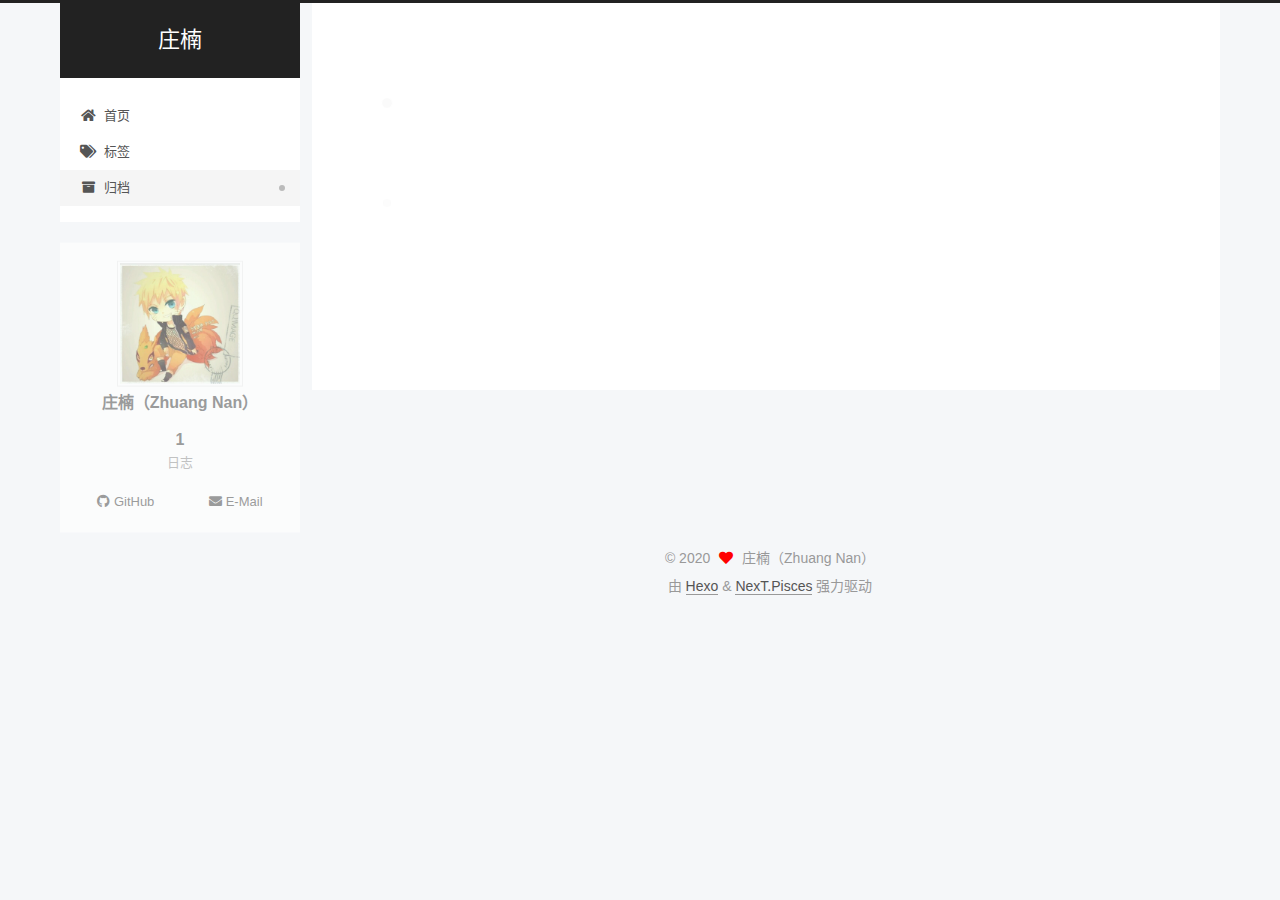
<file: archives/index.html>
<!DOCTYPE html>
<html lang="zh-CN">
<head>
  <meta charset="UTF-8">
<meta name="viewport" content="width=device-width, initial-scale=1, maximum-scale=2">
<meta name="theme-color" content="#222">
<meta name="generator" content="Hexo 4.2.1">
  <link rel="apple-touch-icon" sizes="180x180" href="/images/apple-touch-icon-next.png">
  <link rel="icon" type="image/png" sizes="32x32" href="/images/favicon-32x32-next.png">
  <link rel="icon" type="image/png" sizes="16x16" href="/images/favicon-16x16-next.png">
  <link rel="mask-icon" href="/images/logo.svg" color="#222">

<link rel="stylesheet" href="/css/main.css">


<link rel="stylesheet" href="/lib/font-awesome/css/all.min.css">

<script id="hexo-configurations">
    var NexT = window.NexT || {};
    var CONFIG = {"hostname":"yoursite.com","root":"/","scheme":"Pisces","version":"7.8.0","exturl":false,"sidebar":{"position":"left","display":"post","padding":18,"offset":12,"onmobile":false},"copycode":{"enable":false,"show_result":false,"style":null},"back2top":{"enable":true,"sidebar":false,"scrollpercent":false},"bookmark":{"enable":false,"color":"#222","save":"auto"},"fancybox":false,"mediumzoom":false,"lazyload":false,"pangu":false,"comments":{"style":"tabs","active":null,"storage":true,"lazyload":false,"nav":null},"algolia":{"hits":{"per_page":10},"labels":{"input_placeholder":"Search for Posts","hits_empty":"We didn't find any results for the search: ${query}","hits_stats":"${hits} results found in ${time} ms"}},"localsearch":{"enable":false,"trigger":"auto","top_n_per_article":1,"unescape":false,"preload":false},"motion":{"enable":true,"async":false,"transition":{"post_block":"fadeIn","post_header":"slideDownIn","post_body":"slideDownIn","coll_header":"slideLeftIn","sidebar":"slideUpIn"}}};
  </script>

  <meta property="og:type" content="website">
<meta property="og:title" content="庄楠">
<meta property="og:url" content="http://yoursite.com/archives/index.html">
<meta property="og:site_name" content="庄楠">
<meta property="og:locale" content="zh_CN">
<meta property="article:author" content="庄楠（Zhuang Nan）">
<meta name="twitter:card" content="summary">

<link rel="canonical" href="http://yoursite.com/archives/">


<script id="page-configurations">
  // https://hexo.io/docs/variables.html
  CONFIG.page = {
    sidebar: "",
    isHome : false,
    isPost : false,
    lang   : 'zh-CN'
  };
</script>

  <title>归档 | 庄楠</title>
  






  <noscript>
  <style>
  .use-motion .brand,
  .use-motion .menu-item,
  .sidebar-inner,
  .use-motion .post-block,
  .use-motion .pagination,
  .use-motion .comments,
  .use-motion .post-header,
  .use-motion .post-body,
  .use-motion .collection-header { opacity: initial; }

  .use-motion .site-title,
  .use-motion .site-subtitle {
    opacity: initial;
    top: initial;
  }

  .use-motion .logo-line-before i { left: initial; }
  .use-motion .logo-line-after i { right: initial; }
  </style>
</noscript>

</head>

<body itemscope itemtype="http://schema.org/WebPage">
  <div class="container use-motion">
    <div class="headband"></div>

    <header class="header" itemscope itemtype="http://schema.org/WPHeader">
      <div class="header-inner"><div class="site-brand-container">
  <div class="site-nav-toggle">
    <div class="toggle" aria-label="切换导航栏">
      <span class="toggle-line toggle-line-first"></span>
      <span class="toggle-line toggle-line-middle"></span>
      <span class="toggle-line toggle-line-last"></span>
    </div>
  </div>

  <div class="site-meta">

    <a href="/" class="brand" rel="start">
      <span class="logo-line-before"><i></i></span>
      <h1 class="site-title">庄楠</h1>
      <span class="logo-line-after"><i></i></span>
    </a>
  </div>

  <div class="site-nav-right">
    <div class="toggle popup-trigger">
    </div>
  </div>
</div>




<nav class="site-nav">
  <ul id="menu" class="main-menu menu">
        <li class="menu-item menu-item-home">

    <a href="/" rel="section"><i class="fa fa-home fa-fw"></i>首页</a>

  </li>
        <li class="menu-item menu-item-tags">

    <a href="/tags/" rel="section"><i class="fa fa-tags fa-fw"></i>标签</a>

  </li>
        <li class="menu-item menu-item-archives">

    <a href="/archives/" rel="section"><i class="fa fa-archive fa-fw"></i>归档</a>

  </li>
  </ul>
</nav>




</div>
    </header>

    
  <div class="back-to-top">
    <i class="fa fa-arrow-up"></i>
    <span>0%</span>
  </div>


    <main class="main">
      <div class="main-inner">
        <div class="content-wrap">
          

          <div class="content archive">
            

  
  
  
  <div class="post-block">
    <div class="posts-collapse">
      <div class="collection-title">
        <span class="collection-header">嗯..! 目前共计 1 篇日志。 继续努力。</span>
      </div>

      
    <div class="collection-year">
      <span class="collection-header">2020</span>
    </div>

  <article itemscope itemtype="http://schema.org/Article">
    <header class="post-header">

      <div class="post-meta">
        <time itemprop="dateCreated"
              datetime="2020-04-09T22:44:54+08:00"
              content="2020-04-09">
          04-09
        </time>
      </div>

      <div class="post-title">
          <a class="post-title-link" href="/2020/04/09/%E9%9D%A2%E8%AF%95%E8%AE%B0%E5%BD%95/" itemprop="url">
            <span itemprop="name">面试记录</span>
          </a>
      </div>

    </header>
  </article>


    </div>
  </div>
  
  
  

  



          </div>
          

<script>
  window.addEventListener('tabs:register', () => {
    let { activeClass } = CONFIG.comments;
    if (CONFIG.comments.storage) {
      activeClass = localStorage.getItem('comments_active') || activeClass;
    }
    if (activeClass) {
      let activeTab = document.querySelector(`a[href="#comment-${activeClass}"]`);
      if (activeTab) {
        activeTab.click();
      }
    }
  });
  if (CONFIG.comments.storage) {
    window.addEventListener('tabs:click', event => {
      if (!event.target.matches('.tabs-comment .tab-content .tab-pane')) return;
      let commentClass = event.target.classList[1];
      localStorage.setItem('comments_active', commentClass);
    });
  }
</script>

        </div>
          
  
  <div class="toggle sidebar-toggle">
    <span class="toggle-line toggle-line-first"></span>
    <span class="toggle-line toggle-line-middle"></span>
    <span class="toggle-line toggle-line-last"></span>
  </div>

  <aside class="sidebar">
    <div class="sidebar-inner">

      <ul class="sidebar-nav motion-element">
        <li class="sidebar-nav-toc">
          文章目录
        </li>
        <li class="sidebar-nav-overview">
          站点概览
        </li>
      </ul>

      <!--noindex-->
      <div class="post-toc-wrap sidebar-panel">
      </div>
      <!--/noindex-->

      <div class="site-overview-wrap sidebar-panel">
        <div class="site-author motion-element" itemprop="author" itemscope itemtype="http://schema.org/Person">
    <img class="site-author-image" itemprop="image" alt="庄楠（Zhuang Nan）"
      src="/images/avatar.jpeg">
  <p class="site-author-name" itemprop="name">庄楠（Zhuang Nan）</p>
  <div class="site-description" itemprop="description"></div>
</div>
<div class="site-state-wrap motion-element">
  <nav class="site-state">
      <div class="site-state-item site-state-posts">
          <a href="/archives/">
        
          <span class="site-state-item-count">1</span>
          <span class="site-state-item-name">日志</span>
        </a>
      </div>
  </nav>
</div>
  <div class="links-of-author motion-element">
      <span class="links-of-author-item">
        <a href="https://github.com/payne53" title="GitHub → https:&#x2F;&#x2F;github.com&#x2F;payne53" rel="noopener" target="_blank"><i class="fab fa-github fa-fw"></i>GitHub</a>
      </span>
      <span class="links-of-author-item">
        <a href="mailto:zhuangn53@gmail.com" title="E-Mail → mailto:zhuangn53@gmail.com" rel="noopener" target="_blank"><i class="fa fa-envelope fa-fw"></i>E-Mail</a>
      </span>
  </div>



      </div>

    </div>
  </aside>
  <div id="sidebar-dimmer"></div>


      </div>
    </main>

    <footer class="footer">
      <div class="footer-inner">
        

        

<div class="copyright">
  
  &copy; 
  <span itemprop="copyrightYear">2020</span>
  <span class="with-love">
    <i class="fa fa-heart"></i>
  </span>
  <span class="author" itemprop="copyrightHolder">庄楠（Zhuang Nan）</span>
</div>
  <div class="powered-by">由 <a href="https://hexo.io/" class="theme-link" rel="noopener" target="_blank">Hexo</a> & <a href="https://pisces.theme-next.org/" class="theme-link" rel="noopener" target="_blank">NexT.Pisces</a> 强力驱动
  </div>

        








      </div>
    </footer>
  </div>

  
  <script src="/lib/anime.min.js"></script>
  <script src="/lib/velocity/velocity.min.js"></script>
  <script src="/lib/velocity/velocity.ui.min.js"></script>

<script src="/js/utils.js"></script>

<script src="/js/motion.js"></script>


<script src="/js/schemes/pisces.js"></script>


<script src="/js/next-boot.js"></script>




  















  

  

  

</body>
</html>
</file>
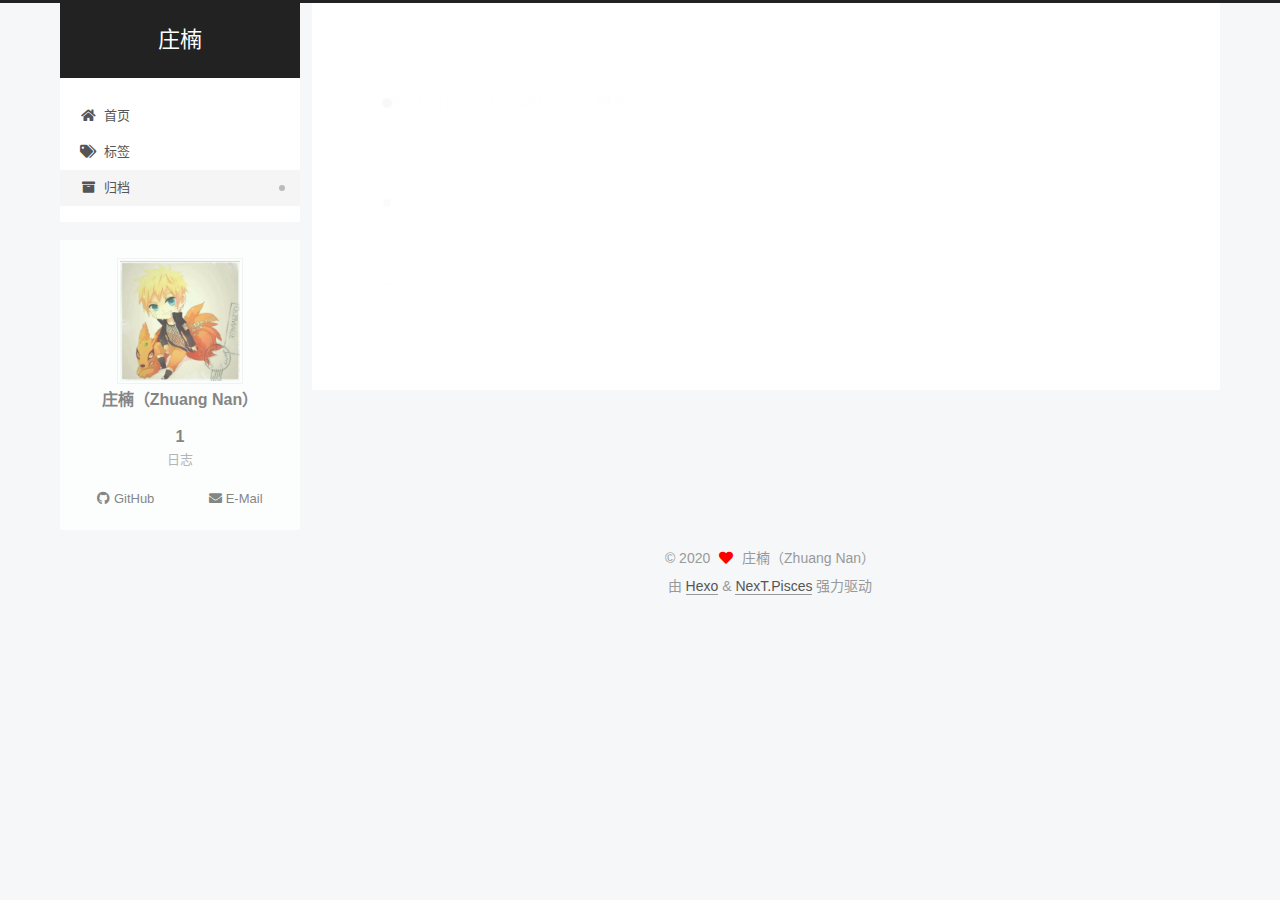
<file: archives/2020/index.html>
<!DOCTYPE html>
<html lang="zh-CN">
<head>
  <meta charset="UTF-8">
<meta name="viewport" content="width=device-width, initial-scale=1, maximum-scale=2">
<meta name="theme-color" content="#222">
<meta name="generator" content="Hexo 4.2.1">
  <link rel="apple-touch-icon" sizes="180x180" href="/images/apple-touch-icon-next.png">
  <link rel="icon" type="image/png" sizes="32x32" href="/images/favicon-32x32-next.png">
  <link rel="icon" type="image/png" sizes="16x16" href="/images/favicon-16x16-next.png">
  <link rel="mask-icon" href="/images/logo.svg" color="#222">

<link rel="stylesheet" href="/css/main.css">


<link rel="stylesheet" href="/lib/font-awesome/css/all.min.css">

<script id="hexo-configurations">
    var NexT = window.NexT || {};
    var CONFIG = {"hostname":"yoursite.com","root":"/","scheme":"Pisces","version":"7.8.0","exturl":false,"sidebar":{"position":"left","display":"post","padding":18,"offset":12,"onmobile":false},"copycode":{"enable":false,"show_result":false,"style":null},"back2top":{"enable":true,"sidebar":false,"scrollpercent":false},"bookmark":{"enable":false,"color":"#222","save":"auto"},"fancybox":false,"mediumzoom":false,"lazyload":false,"pangu":false,"comments":{"style":"tabs","active":null,"storage":true,"lazyload":false,"nav":null},"algolia":{"hits":{"per_page":10},"labels":{"input_placeholder":"Search for Posts","hits_empty":"We didn't find any results for the search: ${query}","hits_stats":"${hits} results found in ${time} ms"}},"localsearch":{"enable":false,"trigger":"auto","top_n_per_article":1,"unescape":false,"preload":false},"motion":{"enable":true,"async":false,"transition":{"post_block":"fadeIn","post_header":"slideDownIn","post_body":"slideDownIn","coll_header":"slideLeftIn","sidebar":"slideUpIn"}}};
  </script>

  <meta property="og:type" content="website">
<meta property="og:title" content="庄楠">
<meta property="og:url" content="http://yoursite.com/archives/2020/index.html">
<meta property="og:site_name" content="庄楠">
<meta property="og:locale" content="zh_CN">
<meta property="article:author" content="庄楠（Zhuang Nan）">
<meta name="twitter:card" content="summary">

<link rel="canonical" href="http://yoursite.com/archives/2020/">


<script id="page-configurations">
  // https://hexo.io/docs/variables.html
  CONFIG.page = {
    sidebar: "",
    isHome : false,
    isPost : false,
    lang   : 'zh-CN'
  };
</script>

  <title>归档 | 庄楠</title>
  






  <noscript>
  <style>
  .use-motion .brand,
  .use-motion .menu-item,
  .sidebar-inner,
  .use-motion .post-block,
  .use-motion .pagination,
  .use-motion .comments,
  .use-motion .post-header,
  .use-motion .post-body,
  .use-motion .collection-header { opacity: initial; }

  .use-motion .site-title,
  .use-motion .site-subtitle {
    opacity: initial;
    top: initial;
  }

  .use-motion .logo-line-before i { left: initial; }
  .use-motion .logo-line-after i { right: initial; }
  </style>
</noscript>

</head>

<body itemscope itemtype="http://schema.org/WebPage">
  <div class="container use-motion">
    <div class="headband"></div>

    <header class="header" itemscope itemtype="http://schema.org/WPHeader">
      <div class="header-inner"><div class="site-brand-container">
  <div class="site-nav-toggle">
    <div class="toggle" aria-label="切换导航栏">
      <span class="toggle-line toggle-line-first"></span>
      <span class="toggle-line toggle-line-middle"></span>
      <span class="toggle-line toggle-line-last"></span>
    </div>
  </div>

  <div class="site-meta">

    <a href="/" class="brand" rel="start">
      <span class="logo-line-before"><i></i></span>
      <h1 class="site-title">庄楠</h1>
      <span class="logo-line-after"><i></i></span>
    </a>
  </div>

  <div class="site-nav-right">
    <div class="toggle popup-trigger">
    </div>
  </div>
</div>




<nav class="site-nav">
  <ul id="menu" class="main-menu menu">
        <li class="menu-item menu-item-home">

    <a href="/" rel="section"><i class="fa fa-home fa-fw"></i>首页</a>

  </li>
        <li class="menu-item menu-item-tags">

    <a href="/tags/" rel="section"><i class="fa fa-tags fa-fw"></i>标签</a>

  </li>
        <li class="menu-item menu-item-archives">

    <a href="/archives/" rel="section"><i class="fa fa-archive fa-fw"></i>归档</a>

  </li>
  </ul>
</nav>




</div>
    </header>

    
  <div class="back-to-top">
    <i class="fa fa-arrow-up"></i>
    <span>0%</span>
  </div>


    <main class="main">
      <div class="main-inner">
        <div class="content-wrap">
          

          <div class="content archive">
            

  
  
  
  <div class="post-block">
    <div class="posts-collapse">
      <div class="collection-title">
        <span class="collection-header">嗯..! 目前共计 1 篇日志。 继续努力。</span>
      </div>

      
    <div class="collection-year">
      <span class="collection-header">2020</span>
    </div>

  <article itemscope itemtype="http://schema.org/Article">
    <header class="post-header">

      <div class="post-meta">
        <time itemprop="dateCreated"
              datetime="2020-04-09T22:44:54+08:00"
              content="2020-04-09">
          04-09
        </time>
      </div>

      <div class="post-title">
          <a class="post-title-link" href="/2020/04/09/%E9%9D%A2%E8%AF%95%E8%AE%B0%E5%BD%95/" itemprop="url">
            <span itemprop="name">面试记录</span>
          </a>
      </div>

    </header>
  </article>


    </div>
  </div>
  
  
  

  



          </div>
          

<script>
  window.addEventListener('tabs:register', () => {
    let { activeClass } = CONFIG.comments;
    if (CONFIG.comments.storage) {
      activeClass = localStorage.getItem('comments_active') || activeClass;
    }
    if (activeClass) {
      let activeTab = document.querySelector(`a[href="#comment-${activeClass}"]`);
      if (activeTab) {
        activeTab.click();
      }
    }
  });
  if (CONFIG.comments.storage) {
    window.addEventListener('tabs:click', event => {
      if (!event.target.matches('.tabs-comment .tab-content .tab-pane')) return;
      let commentClass = event.target.classList[1];
      localStorage.setItem('comments_active', commentClass);
    });
  }
</script>

        </div>
          
  
  <div class="toggle sidebar-toggle">
    <span class="toggle-line toggle-line-first"></span>
    <span class="toggle-line toggle-line-middle"></span>
    <span class="toggle-line toggle-line-last"></span>
  </div>

  <aside class="sidebar">
    <div class="sidebar-inner">

      <ul class="sidebar-nav motion-element">
        <li class="sidebar-nav-toc">
          文章目录
        </li>
        <li class="sidebar-nav-overview">
          站点概览
        </li>
      </ul>

      <!--noindex-->
      <div class="post-toc-wrap sidebar-panel">
      </div>
      <!--/noindex-->

      <div class="site-overview-wrap sidebar-panel">
        <div class="site-author motion-element" itemprop="author" itemscope itemtype="http://schema.org/Person">
    <img class="site-author-image" itemprop="image" alt="庄楠（Zhuang Nan）"
      src="/images/avatar.jpeg">
  <p class="site-author-name" itemprop="name">庄楠（Zhuang Nan）</p>
  <div class="site-description" itemprop="description"></div>
</div>
<div class="site-state-wrap motion-element">
  <nav class="site-state">
      <div class="site-state-item site-state-posts">
          <a href="/archives/">
        
          <span class="site-state-item-count">1</span>
          <span class="site-state-item-name">日志</span>
        </a>
      </div>
  </nav>
</div>
  <div class="links-of-author motion-element">
      <span class="links-of-author-item">
        <a href="https://github.com/payne53" title="GitHub → https:&#x2F;&#x2F;github.com&#x2F;payne53" rel="noopener" target="_blank"><i class="fab fa-github fa-fw"></i>GitHub</a>
      </span>
      <span class="links-of-author-item">
        <a href="mailto:zhuangn53@gmail.com" title="E-Mail → mailto:zhuangn53@gmail.com" rel="noopener" target="_blank"><i class="fa fa-envelope fa-fw"></i>E-Mail</a>
      </span>
  </div>



      </div>

    </div>
  </aside>
  <div id="sidebar-dimmer"></div>


      </div>
    </main>

    <footer class="footer">
      <div class="footer-inner">
        

        

<div class="copyright">
  
  &copy; 
  <span itemprop="copyrightYear">2020</span>
  <span class="with-love">
    <i class="fa fa-heart"></i>
  </span>
  <span class="author" itemprop="copyrightHolder">庄楠（Zhuang Nan）</span>
</div>
  <div class="powered-by">由 <a href="https://hexo.io/" class="theme-link" rel="noopener" target="_blank">Hexo</a> & <a href="https://pisces.theme-next.org/" class="theme-link" rel="noopener" target="_blank">NexT.Pisces</a> 强力驱动
  </div>

        








      </div>
    </footer>
  </div>

  
  <script src="/lib/anime.min.js"></script>
  <script src="/lib/velocity/velocity.min.js"></script>
  <script src="/lib/velocity/velocity.ui.min.js"></script>

<script src="/js/utils.js"></script>

<script src="/js/motion.js"></script>


<script src="/js/schemes/pisces.js"></script>


<script src="/js/next-boot.js"></script>




  















  

  

  

</body>
</html>
</file>
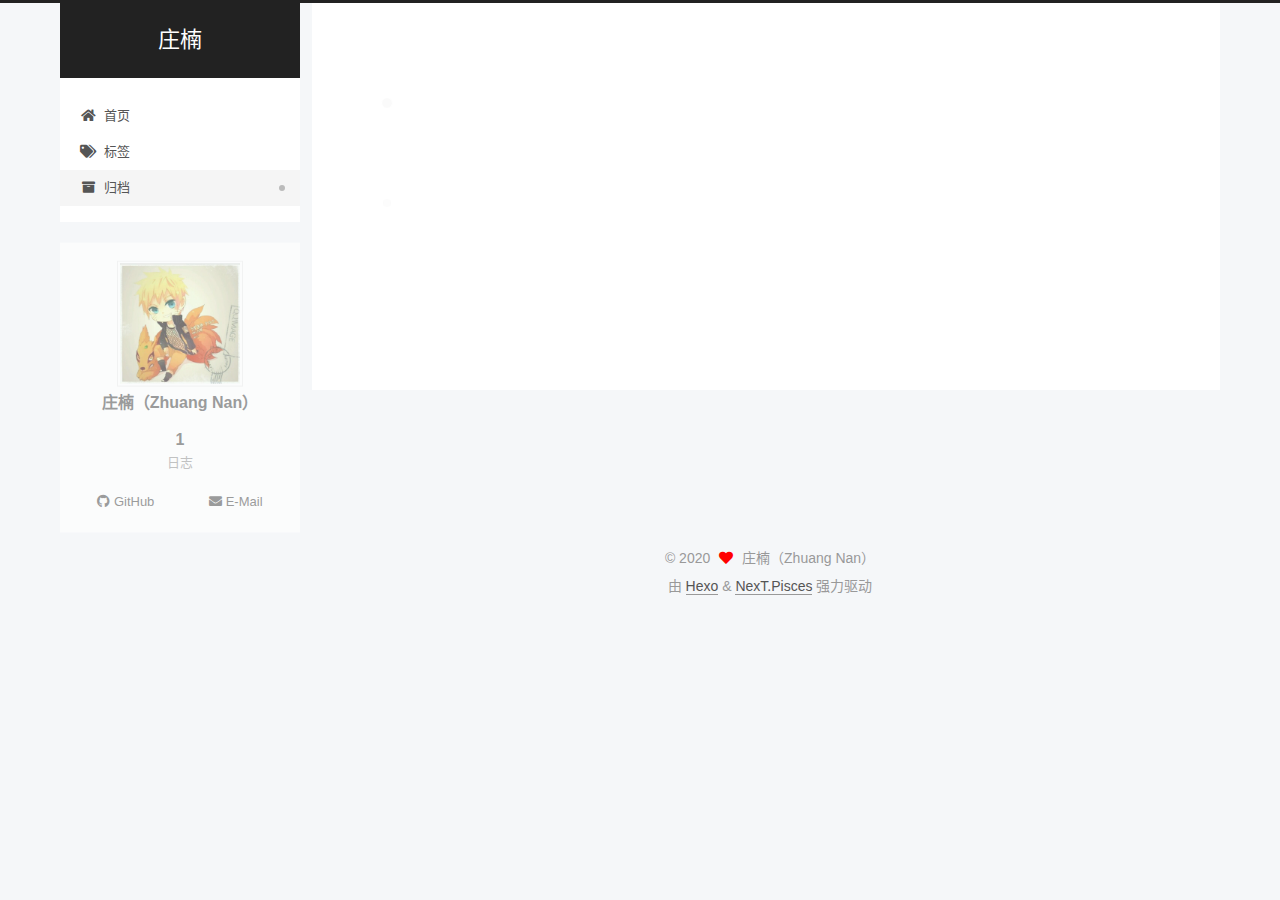
<file: archives/2020/04/index.html>
<!DOCTYPE html>
<html lang="zh-CN">
<head>
  <meta charset="UTF-8">
<meta name="viewport" content="width=device-width, initial-scale=1, maximum-scale=2">
<meta name="theme-color" content="#222">
<meta name="generator" content="Hexo 4.2.1">
  <link rel="apple-touch-icon" sizes="180x180" href="/images/apple-touch-icon-next.png">
  <link rel="icon" type="image/png" sizes="32x32" href="/images/favicon-32x32-next.png">
  <link rel="icon" type="image/png" sizes="16x16" href="/images/favicon-16x16-next.png">
  <link rel="mask-icon" href="/images/logo.svg" color="#222">

<link rel="stylesheet" href="/css/main.css">


<link rel="stylesheet" href="/lib/font-awesome/css/all.min.css">

<script id="hexo-configurations">
    var NexT = window.NexT || {};
    var CONFIG = {"hostname":"yoursite.com","root":"/","scheme":"Pisces","version":"7.8.0","exturl":false,"sidebar":{"position":"left","display":"post","padding":18,"offset":12,"onmobile":false},"copycode":{"enable":false,"show_result":false,"style":null},"back2top":{"enable":true,"sidebar":false,"scrollpercent":false},"bookmark":{"enable":false,"color":"#222","save":"auto"},"fancybox":false,"mediumzoom":false,"lazyload":false,"pangu":false,"comments":{"style":"tabs","active":null,"storage":true,"lazyload":false,"nav":null},"algolia":{"hits":{"per_page":10},"labels":{"input_placeholder":"Search for Posts","hits_empty":"We didn't find any results for the search: ${query}","hits_stats":"${hits} results found in ${time} ms"}},"localsearch":{"enable":false,"trigger":"auto","top_n_per_article":1,"unescape":false,"preload":false},"motion":{"enable":true,"async":false,"transition":{"post_block":"fadeIn","post_header":"slideDownIn","post_body":"slideDownIn","coll_header":"slideLeftIn","sidebar":"slideUpIn"}}};
  </script>

  <meta property="og:type" content="website">
<meta property="og:title" content="庄楠">
<meta property="og:url" content="http://yoursite.com/archives/2020/04/index.html">
<meta property="og:site_name" content="庄楠">
<meta property="og:locale" content="zh_CN">
<meta property="article:author" content="庄楠（Zhuang Nan）">
<meta name="twitter:card" content="summary">

<link rel="canonical" href="http://yoursite.com/archives/2020/04/">


<script id="page-configurations">
  // https://hexo.io/docs/variables.html
  CONFIG.page = {
    sidebar: "",
    isHome : false,
    isPost : false,
    lang   : 'zh-CN'
  };
</script>

  <title>归档 | 庄楠</title>
  






  <noscript>
  <style>
  .use-motion .brand,
  .use-motion .menu-item,
  .sidebar-inner,
  .use-motion .post-block,
  .use-motion .pagination,
  .use-motion .comments,
  .use-motion .post-header,
  .use-motion .post-body,
  .use-motion .collection-header { opacity: initial; }

  .use-motion .site-title,
  .use-motion .site-subtitle {
    opacity: initial;
    top: initial;
  }

  .use-motion .logo-line-before i { left: initial; }
  .use-motion .logo-line-after i { right: initial; }
  </style>
</noscript>

</head>

<body itemscope itemtype="http://schema.org/WebPage">
  <div class="container use-motion">
    <div class="headband"></div>

    <header class="header" itemscope itemtype="http://schema.org/WPHeader">
      <div class="header-inner"><div class="site-brand-container">
  <div class="site-nav-toggle">
    <div class="toggle" aria-label="切换导航栏">
      <span class="toggle-line toggle-line-first"></span>
      <span class="toggle-line toggle-line-middle"></span>
      <span class="toggle-line toggle-line-last"></span>
    </div>
  </div>

  <div class="site-meta">

    <a href="/" class="brand" rel="start">
      <span class="logo-line-before"><i></i></span>
      <h1 class="site-title">庄楠</h1>
      <span class="logo-line-after"><i></i></span>
    </a>
  </div>

  <div class="site-nav-right">
    <div class="toggle popup-trigger">
    </div>
  </div>
</div>




<nav class="site-nav">
  <ul id="menu" class="main-menu menu">
        <li class="menu-item menu-item-home">

    <a href="/" rel="section"><i class="fa fa-home fa-fw"></i>首页</a>

  </li>
        <li class="menu-item menu-item-tags">

    <a href="/tags/" rel="section"><i class="fa fa-tags fa-fw"></i>标签</a>

  </li>
        <li class="menu-item menu-item-archives">

    <a href="/archives/" rel="section"><i class="fa fa-archive fa-fw"></i>归档</a>

  </li>
  </ul>
</nav>




</div>
    </header>

    
  <div class="back-to-top">
    <i class="fa fa-arrow-up"></i>
    <span>0%</span>
  </div>


    <main class="main">
      <div class="main-inner">
        <div class="content-wrap">
          

          <div class="content archive">
            

  
  
  
  <div class="post-block">
    <div class="posts-collapse">
      <div class="collection-title">
        <span class="collection-header">嗯..! 目前共计 1 篇日志。 继续努力。</span>
      </div>

      
    <div class="collection-year">
      <span class="collection-header">2020</span>
    </div>

  <article itemscope itemtype="http://schema.org/Article">
    <header class="post-header">

      <div class="post-meta">
        <time itemprop="dateCreated"
              datetime="2020-04-09T22:44:54+08:00"
              content="2020-04-09">
          04-09
        </time>
      </div>

      <div class="post-title">
          <a class="post-title-link" href="/2020/04/09/%E9%9D%A2%E8%AF%95%E8%AE%B0%E5%BD%95/" itemprop="url">
            <span itemprop="name">面试记录</span>
          </a>
      </div>

    </header>
  </article>


    </div>
  </div>
  
  
  

  



          </div>
          

<script>
  window.addEventListener('tabs:register', () => {
    let { activeClass } = CONFIG.comments;
    if (CONFIG.comments.storage) {
      activeClass = localStorage.getItem('comments_active') || activeClass;
    }
    if (activeClass) {
      let activeTab = document.querySelector(`a[href="#comment-${activeClass}"]`);
      if (activeTab) {
        activeTab.click();
      }
    }
  });
  if (CONFIG.comments.storage) {
    window.addEventListener('tabs:click', event => {
      if (!event.target.matches('.tabs-comment .tab-content .tab-pane')) return;
      let commentClass = event.target.classList[1];
      localStorage.setItem('comments_active', commentClass);
    });
  }
</script>

        </div>
          
  
  <div class="toggle sidebar-toggle">
    <span class="toggle-line toggle-line-first"></span>
    <span class="toggle-line toggle-line-middle"></span>
    <span class="toggle-line toggle-line-last"></span>
  </div>

  <aside class="sidebar">
    <div class="sidebar-inner">

      <ul class="sidebar-nav motion-element">
        <li class="sidebar-nav-toc">
          文章目录
        </li>
        <li class="sidebar-nav-overview">
          站点概览
        </li>
      </ul>

      <!--noindex-->
      <div class="post-toc-wrap sidebar-panel">
      </div>
      <!--/noindex-->

      <div class="site-overview-wrap sidebar-panel">
        <div class="site-author motion-element" itemprop="author" itemscope itemtype="http://schema.org/Person">
    <img class="site-author-image" itemprop="image" alt="庄楠（Zhuang Nan）"
      src="/images/avatar.jpeg">
  <p class="site-author-name" itemprop="name">庄楠（Zhuang Nan）</p>
  <div class="site-description" itemprop="description"></div>
</div>
<div class="site-state-wrap motion-element">
  <nav class="site-state">
      <div class="site-state-item site-state-posts">
          <a href="/archives/">
        
          <span class="site-state-item-count">1</span>
          <span class="site-state-item-name">日志</span>
        </a>
      </div>
  </nav>
</div>
  <div class="links-of-author motion-element">
      <span class="links-of-author-item">
        <a href="https://github.com/payne53" title="GitHub → https:&#x2F;&#x2F;github.com&#x2F;payne53" rel="noopener" target="_blank"><i class="fab fa-github fa-fw"></i>GitHub</a>
      </span>
      <span class="links-of-author-item">
        <a href="mailto:zhuangn53@gmail.com" title="E-Mail → mailto:zhuangn53@gmail.com" rel="noopener" target="_blank"><i class="fa fa-envelope fa-fw"></i>E-Mail</a>
      </span>
  </div>



      </div>

    </div>
  </aside>
  <div id="sidebar-dimmer"></div>


      </div>
    </main>

    <footer class="footer">
      <div class="footer-inner">
        

        

<div class="copyright">
  
  &copy; 
  <span itemprop="copyrightYear">2020</span>
  <span class="with-love">
    <i class="fa fa-heart"></i>
  </span>
  <span class="author" itemprop="copyrightHolder">庄楠（Zhuang Nan）</span>
</div>
  <div class="powered-by">由 <a href="https://hexo.io/" class="theme-link" rel="noopener" target="_blank">Hexo</a> & <a href="https://pisces.theme-next.org/" class="theme-link" rel="noopener" target="_blank">NexT.Pisces</a> 强力驱动
  </div>

        








      </div>
    </footer>
  </div>

  
  <script src="/lib/anime.min.js"></script>
  <script src="/lib/velocity/velocity.min.js"></script>
  <script src="/lib/velocity/velocity.ui.min.js"></script>

<script src="/js/utils.js"></script>

<script src="/js/motion.js"></script>


<script src="/js/schemes/pisces.js"></script>


<script src="/js/next-boot.js"></script>




  















  

  

  

</body>
</html>
</file>
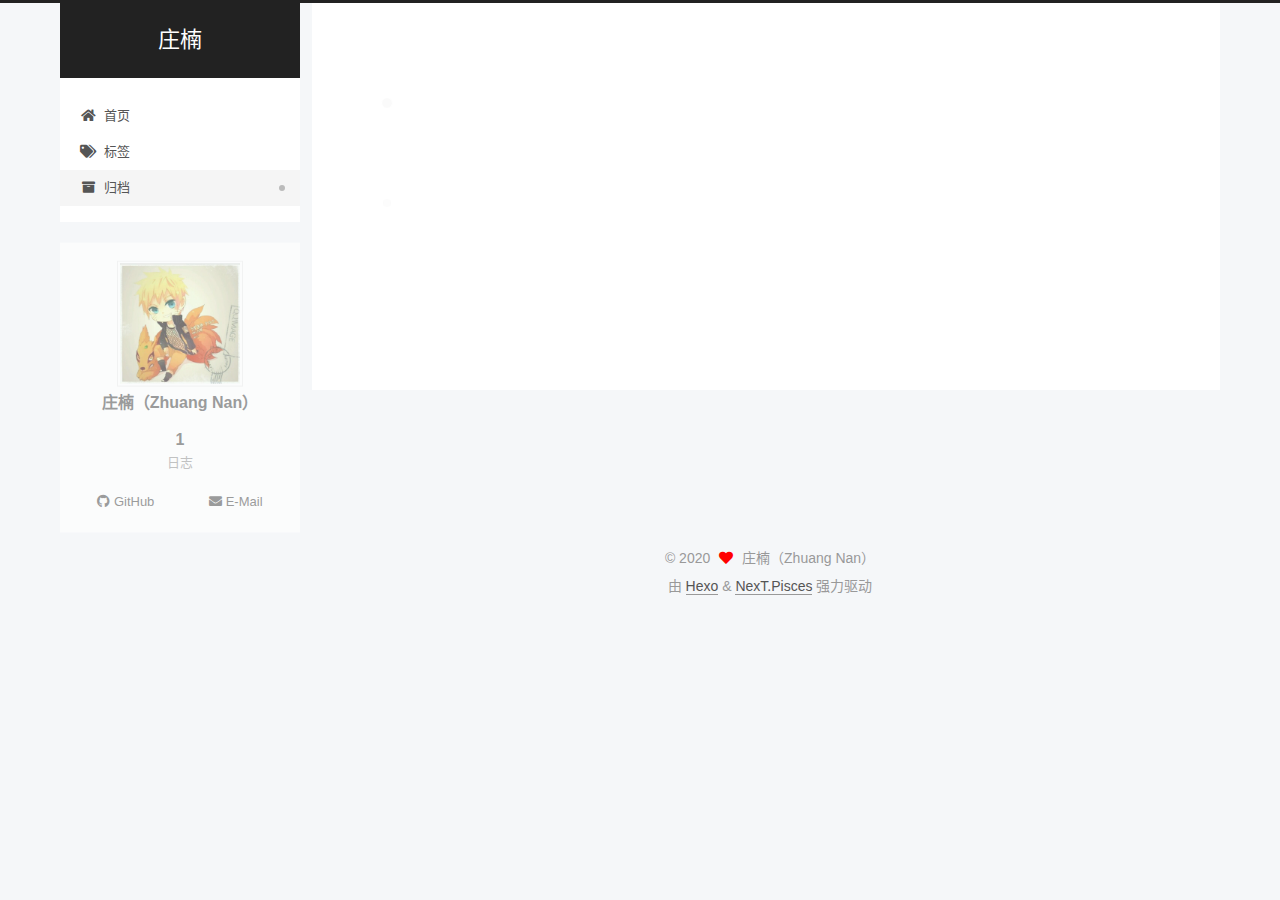
<file: archives/2020/07/index.html>
<!DOCTYPE html>
<html lang="zh-CN">
<head>
  <meta charset="UTF-8">
<meta name="viewport" content="width=device-width, initial-scale=1, maximum-scale=2">
<meta name="theme-color" content="#222">
<meta name="generator" content="Hexo 4.2.1">
  <link rel="apple-touch-icon" sizes="180x180" href="/images/apple-touch-icon-next.png">
  <link rel="icon" type="image/png" sizes="32x32" href="/images/favicon-32x32-next.png">
  <link rel="icon" type="image/png" sizes="16x16" href="/images/favicon-16x16-next.png">
  <link rel="mask-icon" href="/images/logo.svg" color="#222">

<link rel="stylesheet" href="/css/main.css">


<link rel="stylesheet" href="/lib/font-awesome/css/all.min.css">

<script id="hexo-configurations">
    var NexT = window.NexT || {};
    var CONFIG = {"hostname":"yoursite.com","root":"/","scheme":"Pisces","version":"7.8.0","exturl":false,"sidebar":{"position":"left","display":"post","padding":18,"offset":12,"onmobile":false},"copycode":{"enable":false,"show_result":false,"style":null},"back2top":{"enable":true,"sidebar":false,"scrollpercent":false},"bookmark":{"enable":false,"color":"#222","save":"auto"},"fancybox":false,"mediumzoom":false,"lazyload":false,"pangu":false,"comments":{"style":"tabs","active":null,"storage":true,"lazyload":false,"nav":null},"algolia":{"hits":{"per_page":10},"labels":{"input_placeholder":"Search for Posts","hits_empty":"We didn't find any results for the search: ${query}","hits_stats":"${hits} results found in ${time} ms"}},"localsearch":{"enable":false,"trigger":"auto","top_n_per_article":1,"unescape":false,"preload":false},"motion":{"enable":true,"async":false,"transition":{"post_block":"fadeIn","post_header":"slideDownIn","post_body":"slideDownIn","coll_header":"slideLeftIn","sidebar":"slideUpIn"}}};
  </script>

  <meta property="og:type" content="website">
<meta property="og:title" content="庄楠">
<meta property="og:url" content="http://yoursite.com/archives/2020/07/index.html">
<meta property="og:site_name" content="庄楠">
<meta property="og:locale" content="zh_CN">
<meta property="article:author" content="庄楠（Zhuang Nan）">
<meta name="twitter:card" content="summary">

<link rel="canonical" href="http://yoursite.com/archives/2020/07/">


<script id="page-configurations">
  // https://hexo.io/docs/variables.html
  CONFIG.page = {
    sidebar: "",
    isHome : false,
    isPost : false,
    lang   : 'zh-CN'
  };
</script>

  <title>归档 | 庄楠</title>
  






  <noscript>
  <style>
  .use-motion .brand,
  .use-motion .menu-item,
  .sidebar-inner,
  .use-motion .post-block,
  .use-motion .pagination,
  .use-motion .comments,
  .use-motion .post-header,
  .use-motion .post-body,
  .use-motion .collection-header { opacity: initial; }

  .use-motion .site-title,
  .use-motion .site-subtitle {
    opacity: initial;
    top: initial;
  }

  .use-motion .logo-line-before i { left: initial; }
  .use-motion .logo-line-after i { right: initial; }
  </style>
</noscript>

</head>

<body itemscope itemtype="http://schema.org/WebPage">
  <div class="container use-motion">
    <div class="headband"></div>

    <header class="header" itemscope itemtype="http://schema.org/WPHeader">
      <div class="header-inner"><div class="site-brand-container">
  <div class="site-nav-toggle">
    <div class="toggle" aria-label="切换导航栏">
      <span class="toggle-line toggle-line-first"></span>
      <span class="toggle-line toggle-line-middle"></span>
      <span class="toggle-line toggle-line-last"></span>
    </div>
  </div>

  <div class="site-meta">

    <a href="/" class="brand" rel="start">
      <span class="logo-line-before"><i></i></span>
      <h1 class="site-title">庄楠</h1>
      <span class="logo-line-after"><i></i></span>
    </a>
  </div>

  <div class="site-nav-right">
    <div class="toggle popup-trigger">
    </div>
  </div>
</div>




<nav class="site-nav">
  <ul id="menu" class="main-menu menu">
        <li class="menu-item menu-item-home">

    <a href="/" rel="section"><i class="fa fa-home fa-fw"></i>首页</a>

  </li>
        <li class="menu-item menu-item-tags">

    <a href="/tags/" rel="section"><i class="fa fa-tags fa-fw"></i>标签</a>

  </li>
        <li class="menu-item menu-item-archives">

    <a href="/archives/" rel="section"><i class="fa fa-archive fa-fw"></i>归档</a>

  </li>
  </ul>
</nav>




</div>
    </header>

    
  <div class="back-to-top">
    <i class="fa fa-arrow-up"></i>
    <span>0%</span>
  </div>


    <main class="main">
      <div class="main-inner">
        <div class="content-wrap">
          

          <div class="content archive">
            

  
  
  
  <div class="post-block">
    <div class="posts-collapse">
      <div class="collection-title">
        <span class="collection-header">嗯..! 目前共计 1 篇日志。 继续努力。</span>
      </div>

      
    <div class="collection-year">
      <span class="collection-header">2020</span>
    </div>

  <article itemscope itemtype="http://schema.org/Article">
    <header class="post-header">

      <div class="post-meta">
        <time itemprop="dateCreated"
              datetime="2020-07-03T22:52:49+08:00"
              content="2020-07-03">
          07-03
        </time>
      </div>

      <div class="post-title">
          <a class="post-title-link" href="/2020/07/03/%E9%9D%A2%E8%AF%95%E8%AE%B0%E5%BD%95/" itemprop="url">
            <span itemprop="name">面试记录</span>
          </a>
      </div>

    </header>
  </article>


    </div>
  </div>
  
  
  

  



          </div>
          

<script>
  window.addEventListener('tabs:register', () => {
    let { activeClass } = CONFIG.comments;
    if (CONFIG.comments.storage) {
      activeClass = localStorage.getItem('comments_active') || activeClass;
    }
    if (activeClass) {
      let activeTab = document.querySelector(`a[href="#comment-${activeClass}"]`);
      if (activeTab) {
        activeTab.click();
      }
    }
  });
  if (CONFIG.comments.storage) {
    window.addEventListener('tabs:click', event => {
      if (!event.target.matches('.tabs-comment .tab-content .tab-pane')) return;
      let commentClass = event.target.classList[1];
      localStorage.setItem('comments_active', commentClass);
    });
  }
</script>

        </div>
          
  
  <div class="toggle sidebar-toggle">
    <span class="toggle-line toggle-line-first"></span>
    <span class="toggle-line toggle-line-middle"></span>
    <span class="toggle-line toggle-line-last"></span>
  </div>

  <aside class="sidebar">
    <div class="sidebar-inner">

      <ul class="sidebar-nav motion-element">
        <li class="sidebar-nav-toc">
          文章目录
        </li>
        <li class="sidebar-nav-overview">
          站点概览
        </li>
      </ul>

      <!--noindex-->
      <div class="post-toc-wrap sidebar-panel">
      </div>
      <!--/noindex-->

      <div class="site-overview-wrap sidebar-panel">
        <div class="site-author motion-element" itemprop="author" itemscope itemtype="http://schema.org/Person">
    <img class="site-author-image" itemprop="image" alt="庄楠（Zhuang Nan）"
      src="/images/avatar.jpeg">
  <p class="site-author-name" itemprop="name">庄楠（Zhuang Nan）</p>
  <div class="site-description" itemprop="description"></div>
</div>
<div class="site-state-wrap motion-element">
  <nav class="site-state">
      <div class="site-state-item site-state-posts">
          <a href="/archives/">
        
          <span class="site-state-item-count">1</span>
          <span class="site-state-item-name">日志</span>
        </a>
      </div>
  </nav>
</div>
  <div class="links-of-author motion-element">
      <span class="links-of-author-item">
        <a href="https://github.com/payne53" title="GitHub → https:&#x2F;&#x2F;github.com&#x2F;payne53" rel="noopener" target="_blank"><i class="fab fa-github fa-fw"></i>GitHub</a>
      </span>
      <span class="links-of-author-item">
        <a href="mailto:zhuangn53@gmail.com" title="E-Mail → mailto:zhuangn53@gmail.com" rel="noopener" target="_blank"><i class="fa fa-envelope fa-fw"></i>E-Mail</a>
      </span>
  </div>



      </div>

    </div>
  </aside>
  <div id="sidebar-dimmer"></div>


      </div>
    </main>

    <footer class="footer">
      <div class="footer-inner">
        

        

<div class="copyright">
  
  &copy; 
  <span itemprop="copyrightYear">2020</span>
  <span class="with-love">
    <i class="fa fa-heart"></i>
  </span>
  <span class="author" itemprop="copyrightHolder">庄楠（Zhuang Nan）</span>
</div>
  <div class="powered-by">由 <a href="https://hexo.io/" class="theme-link" rel="noopener" target="_blank">Hexo</a> & <a href="https://pisces.theme-next.org/" class="theme-link" rel="noopener" target="_blank">NexT.Pisces</a> 强力驱动
  </div>

        








      </div>
    </footer>
  </div>

  
  <script src="/lib/anime.min.js"></script>
  <script src="/lib/velocity/velocity.min.js"></script>
  <script src="/lib/velocity/velocity.ui.min.js"></script>

<script src="/js/utils.js"></script>

<script src="/js/motion.js"></script>


<script src="/js/schemes/pisces.js"></script>


<script src="/js/next-boot.js"></script>




  















  

  

  

</body>
</html>
</file>
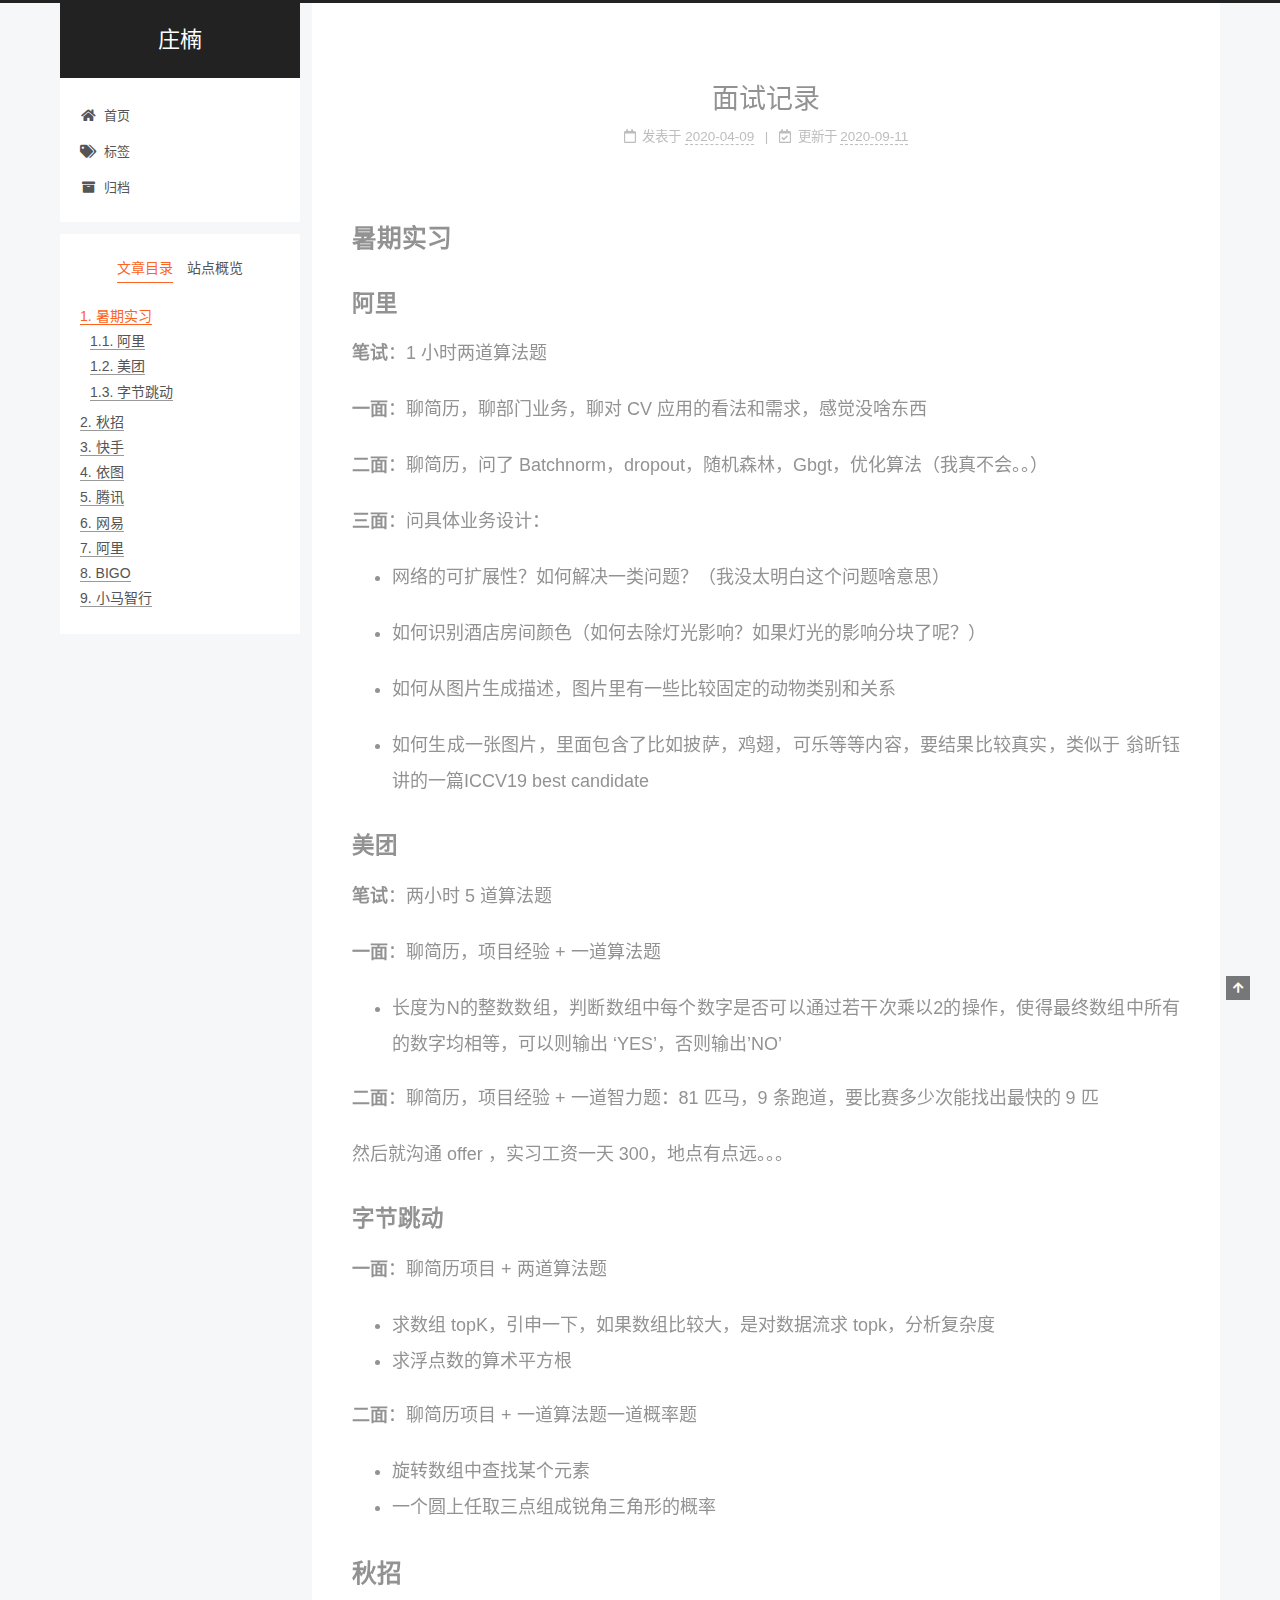
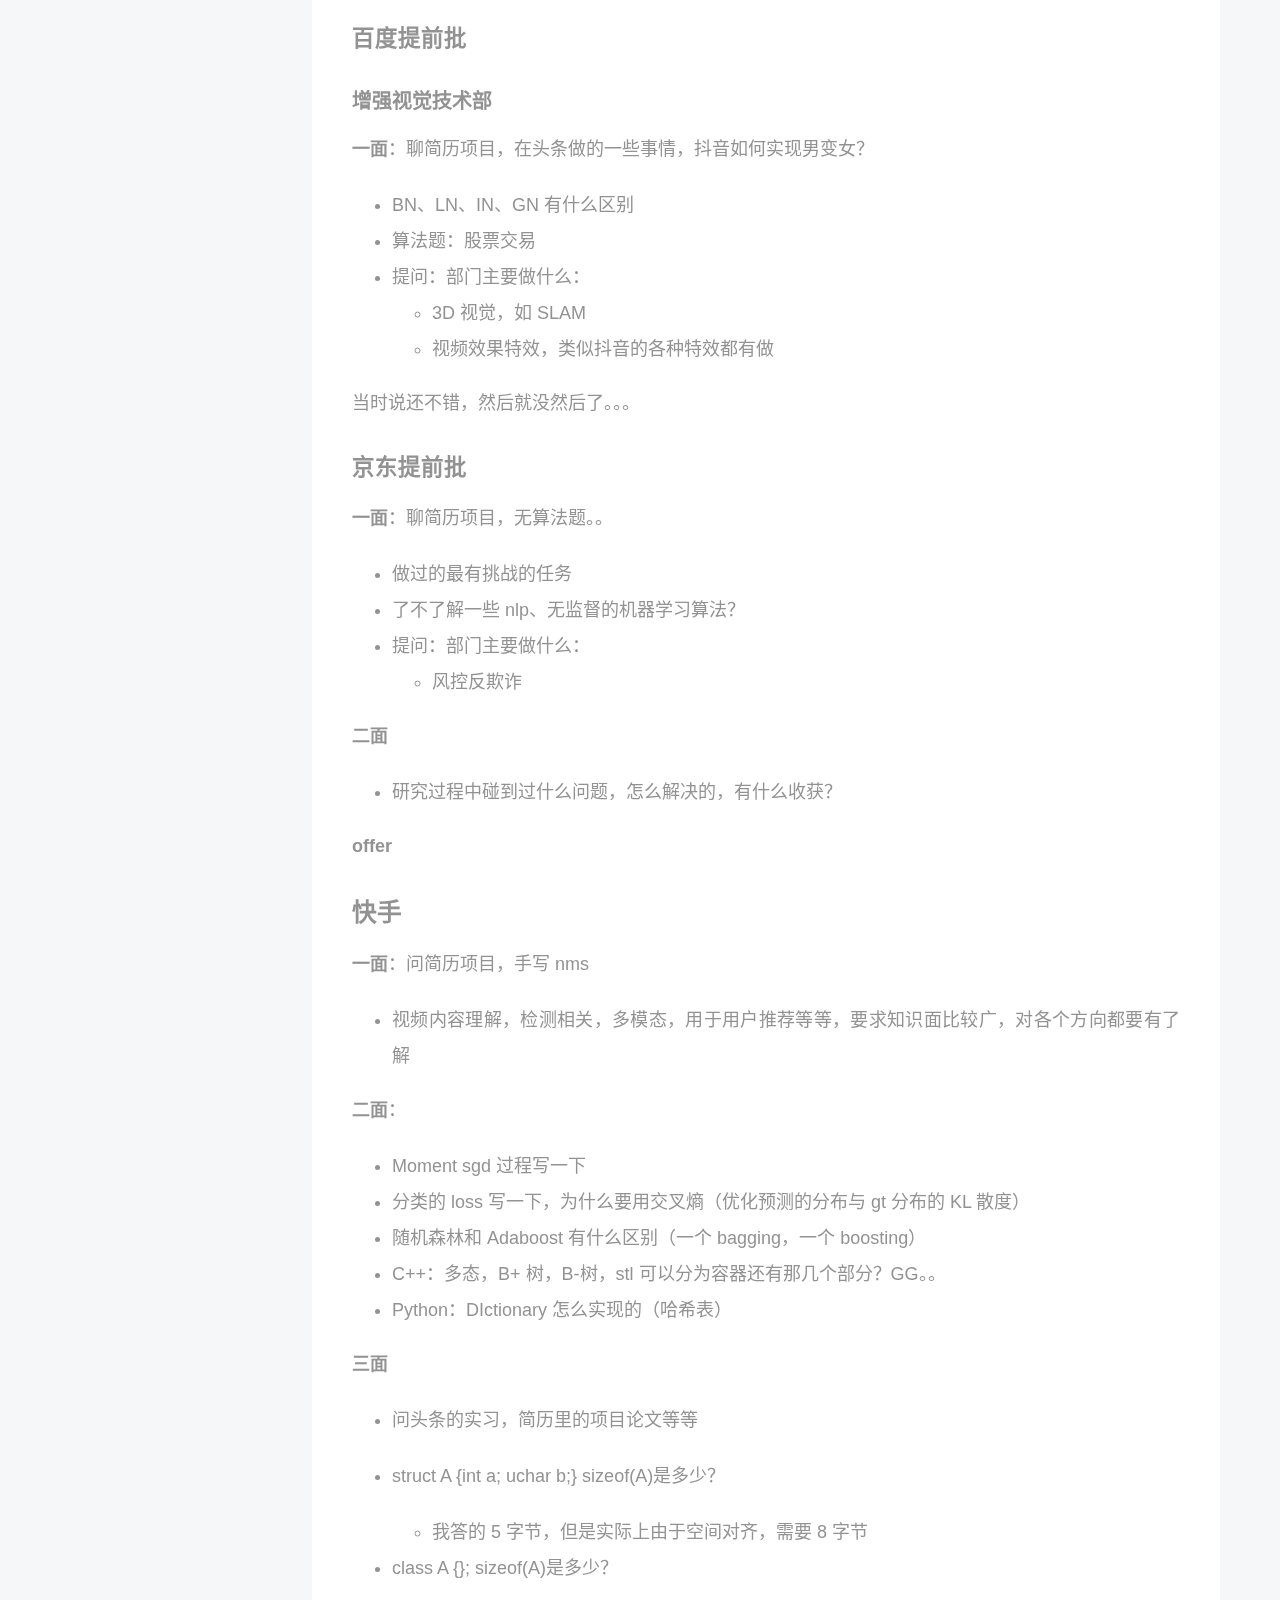
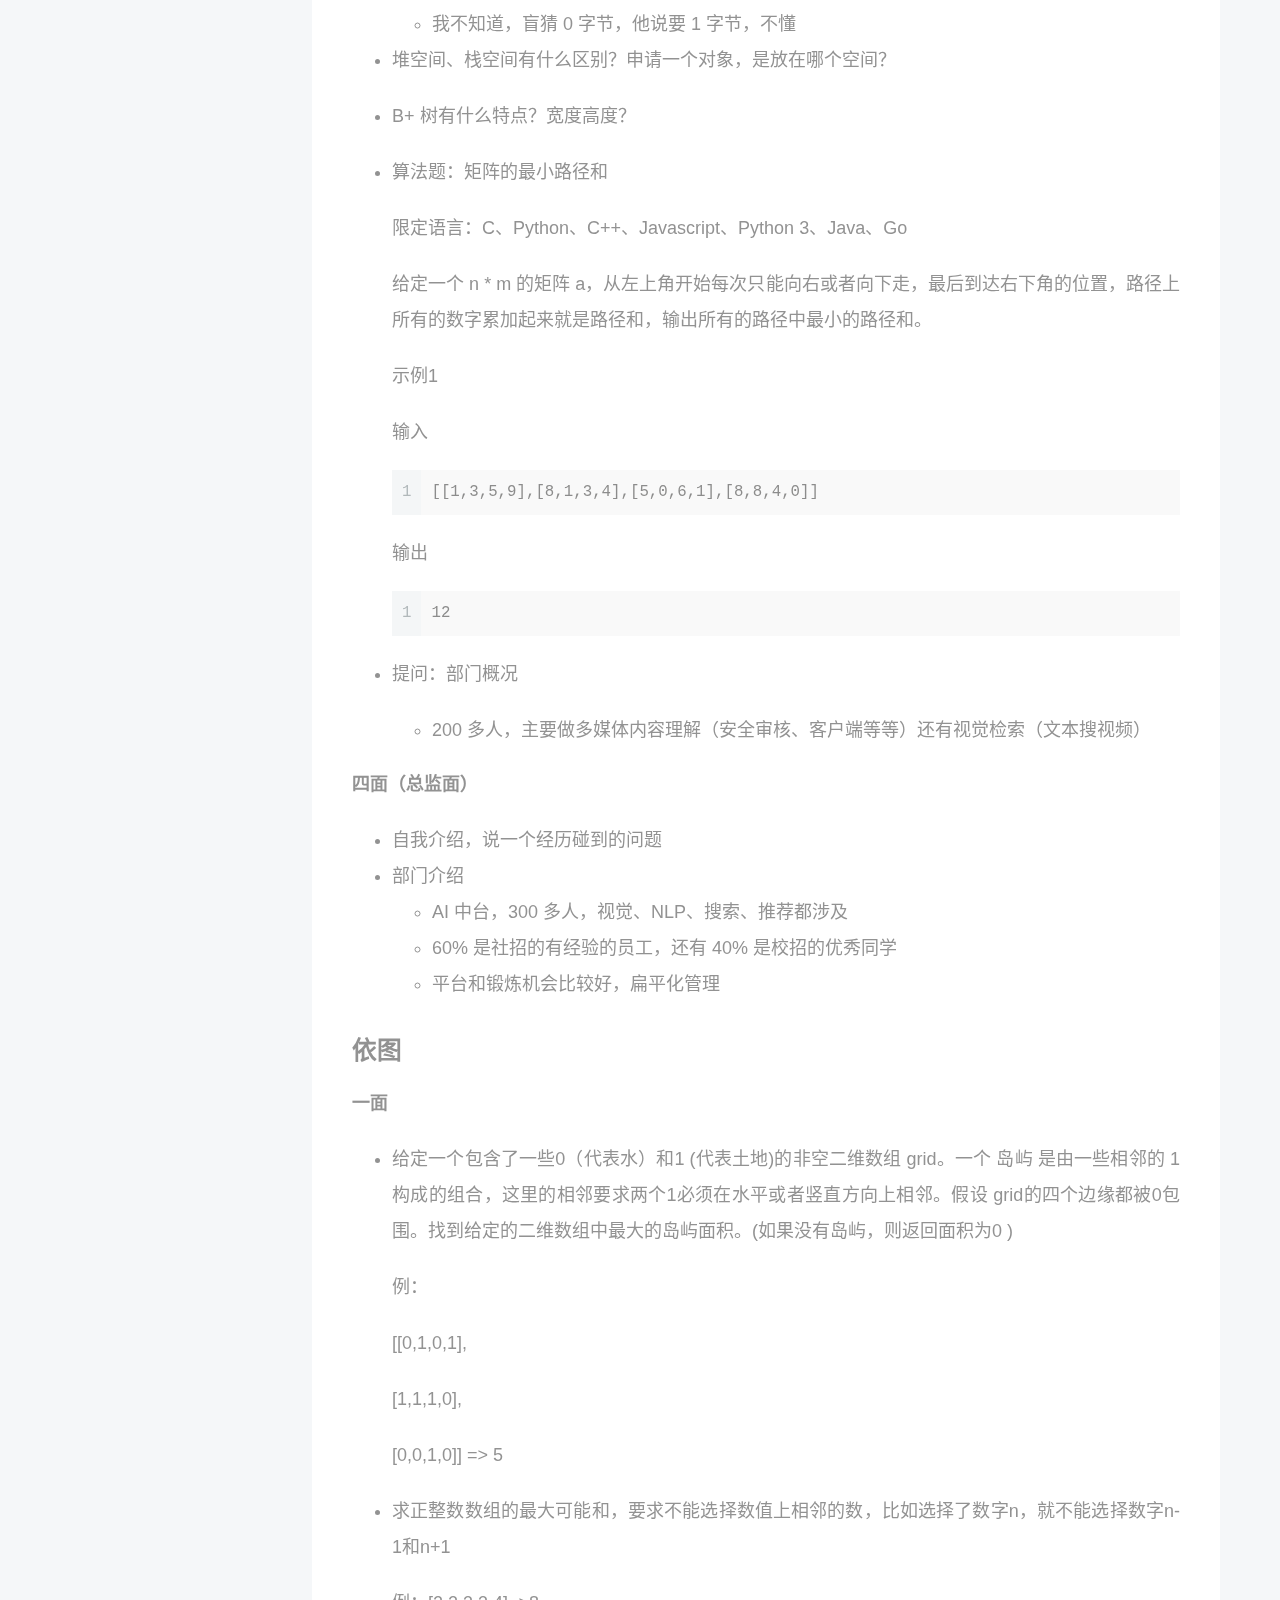
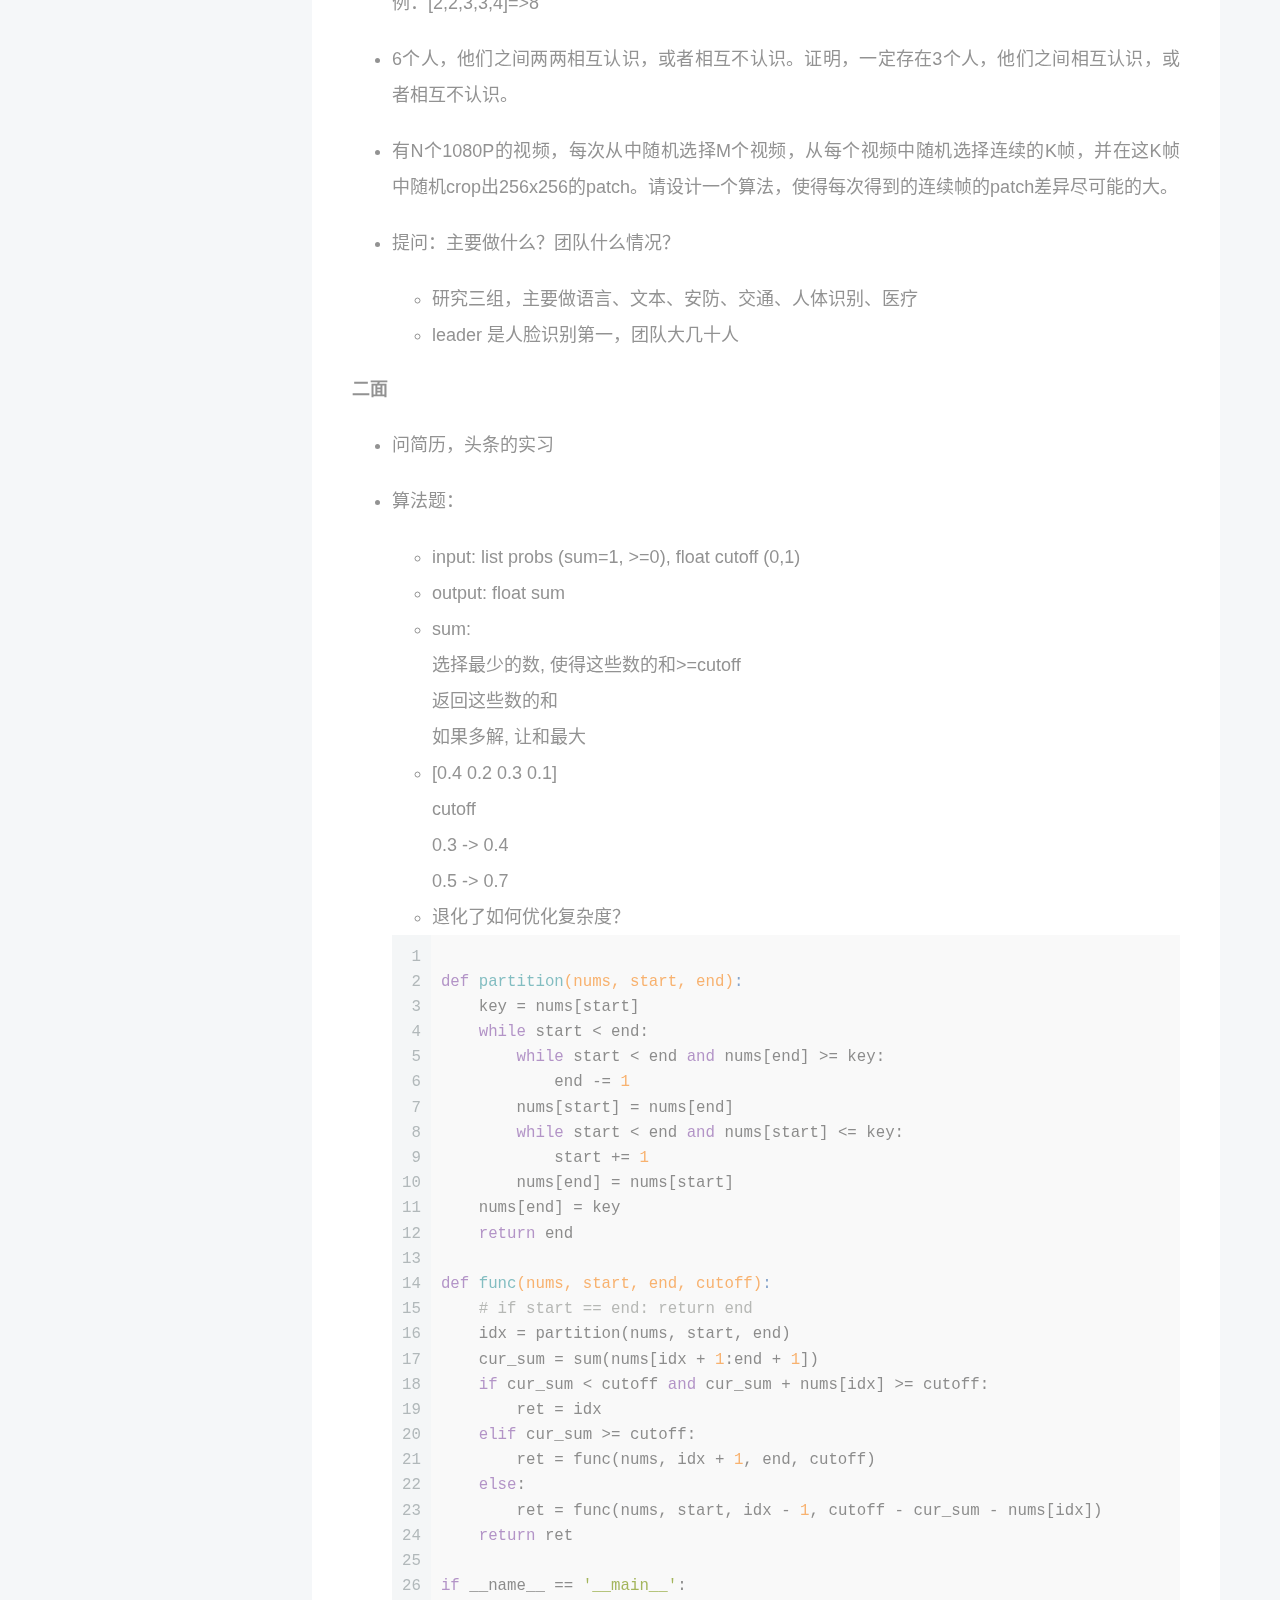
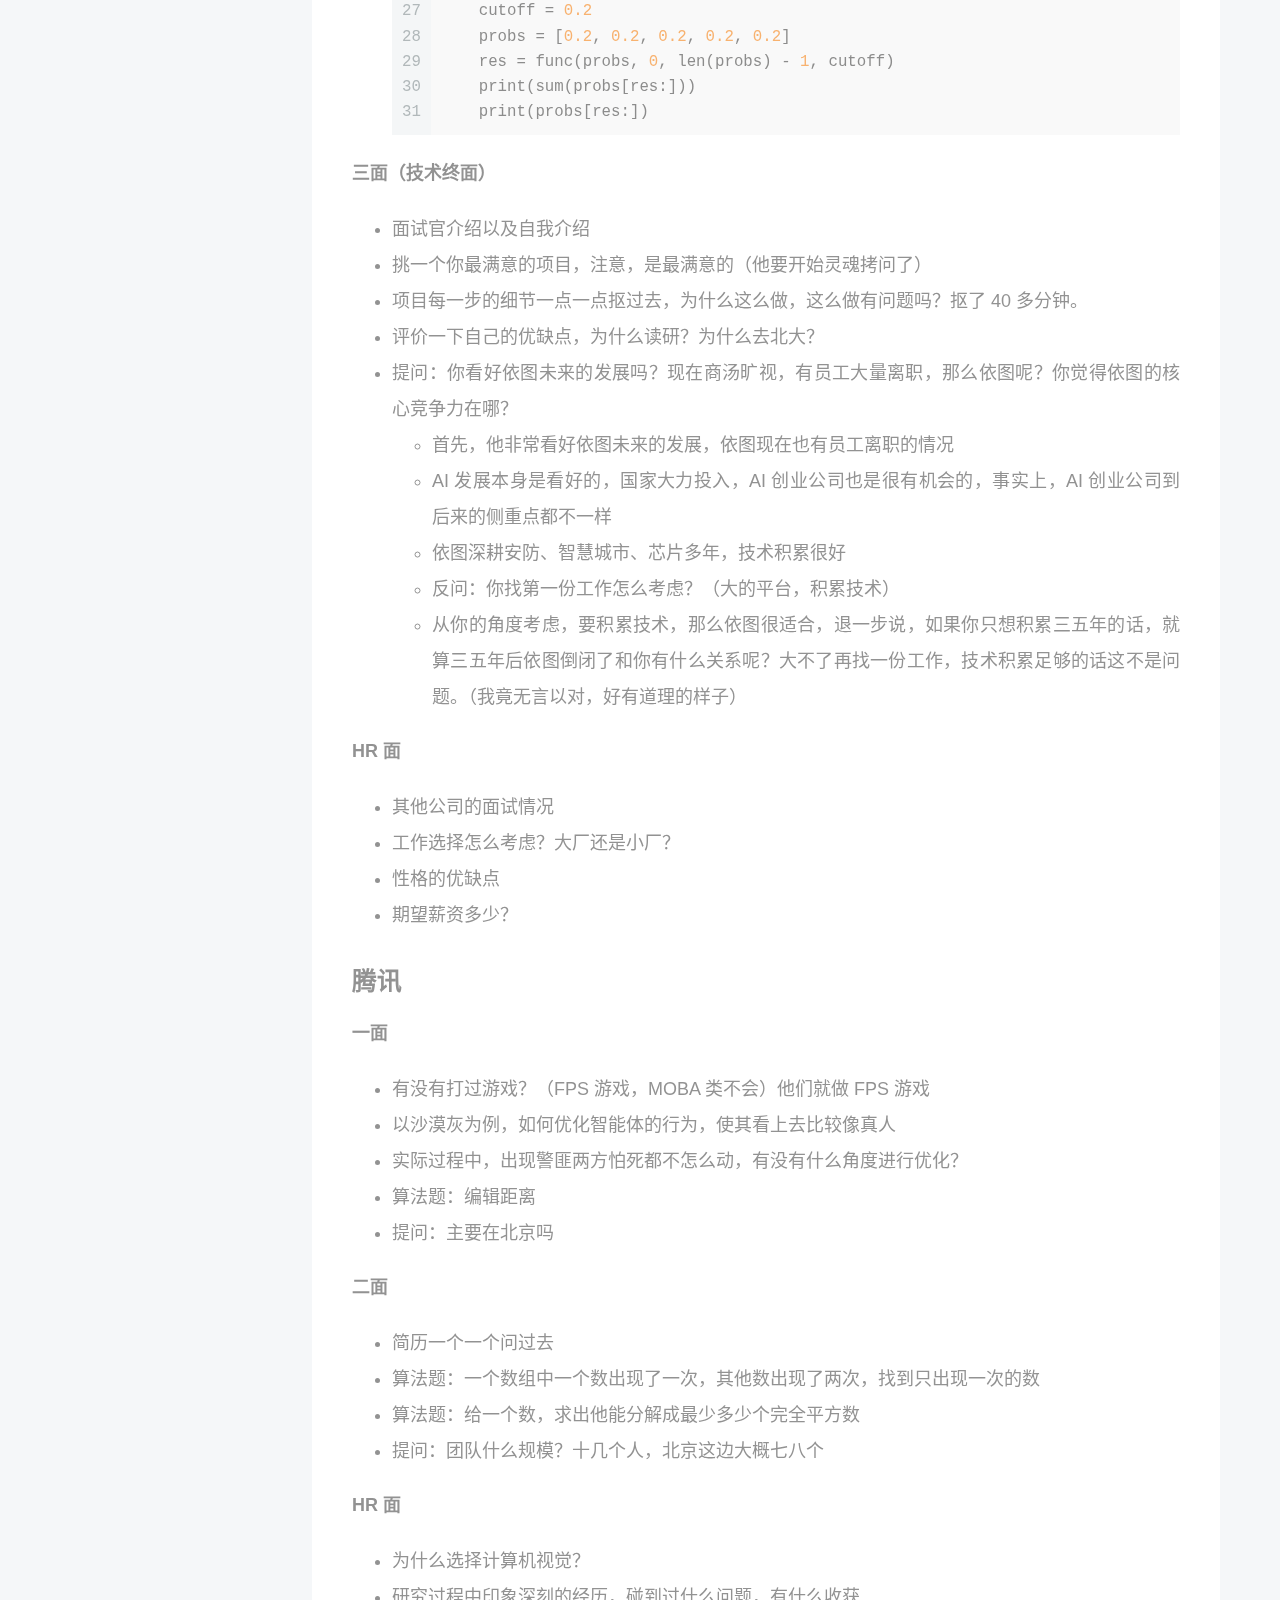
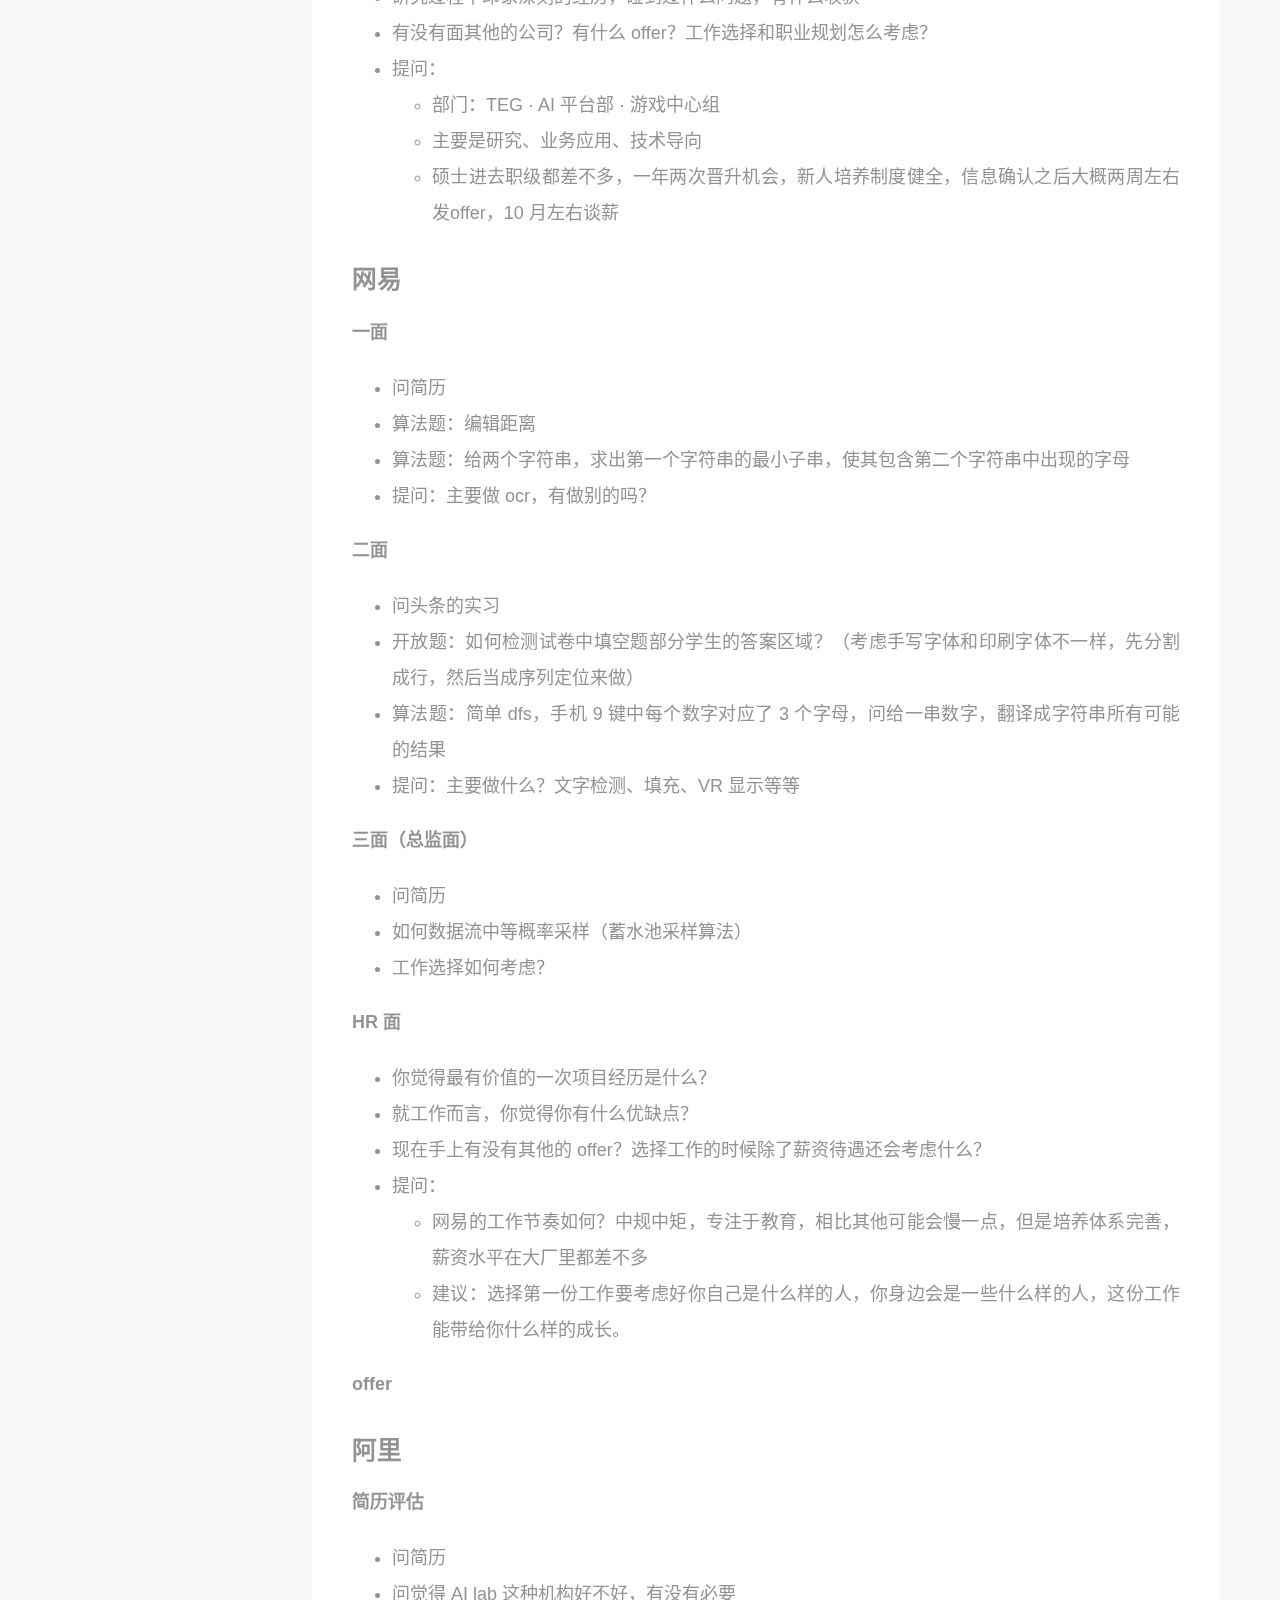
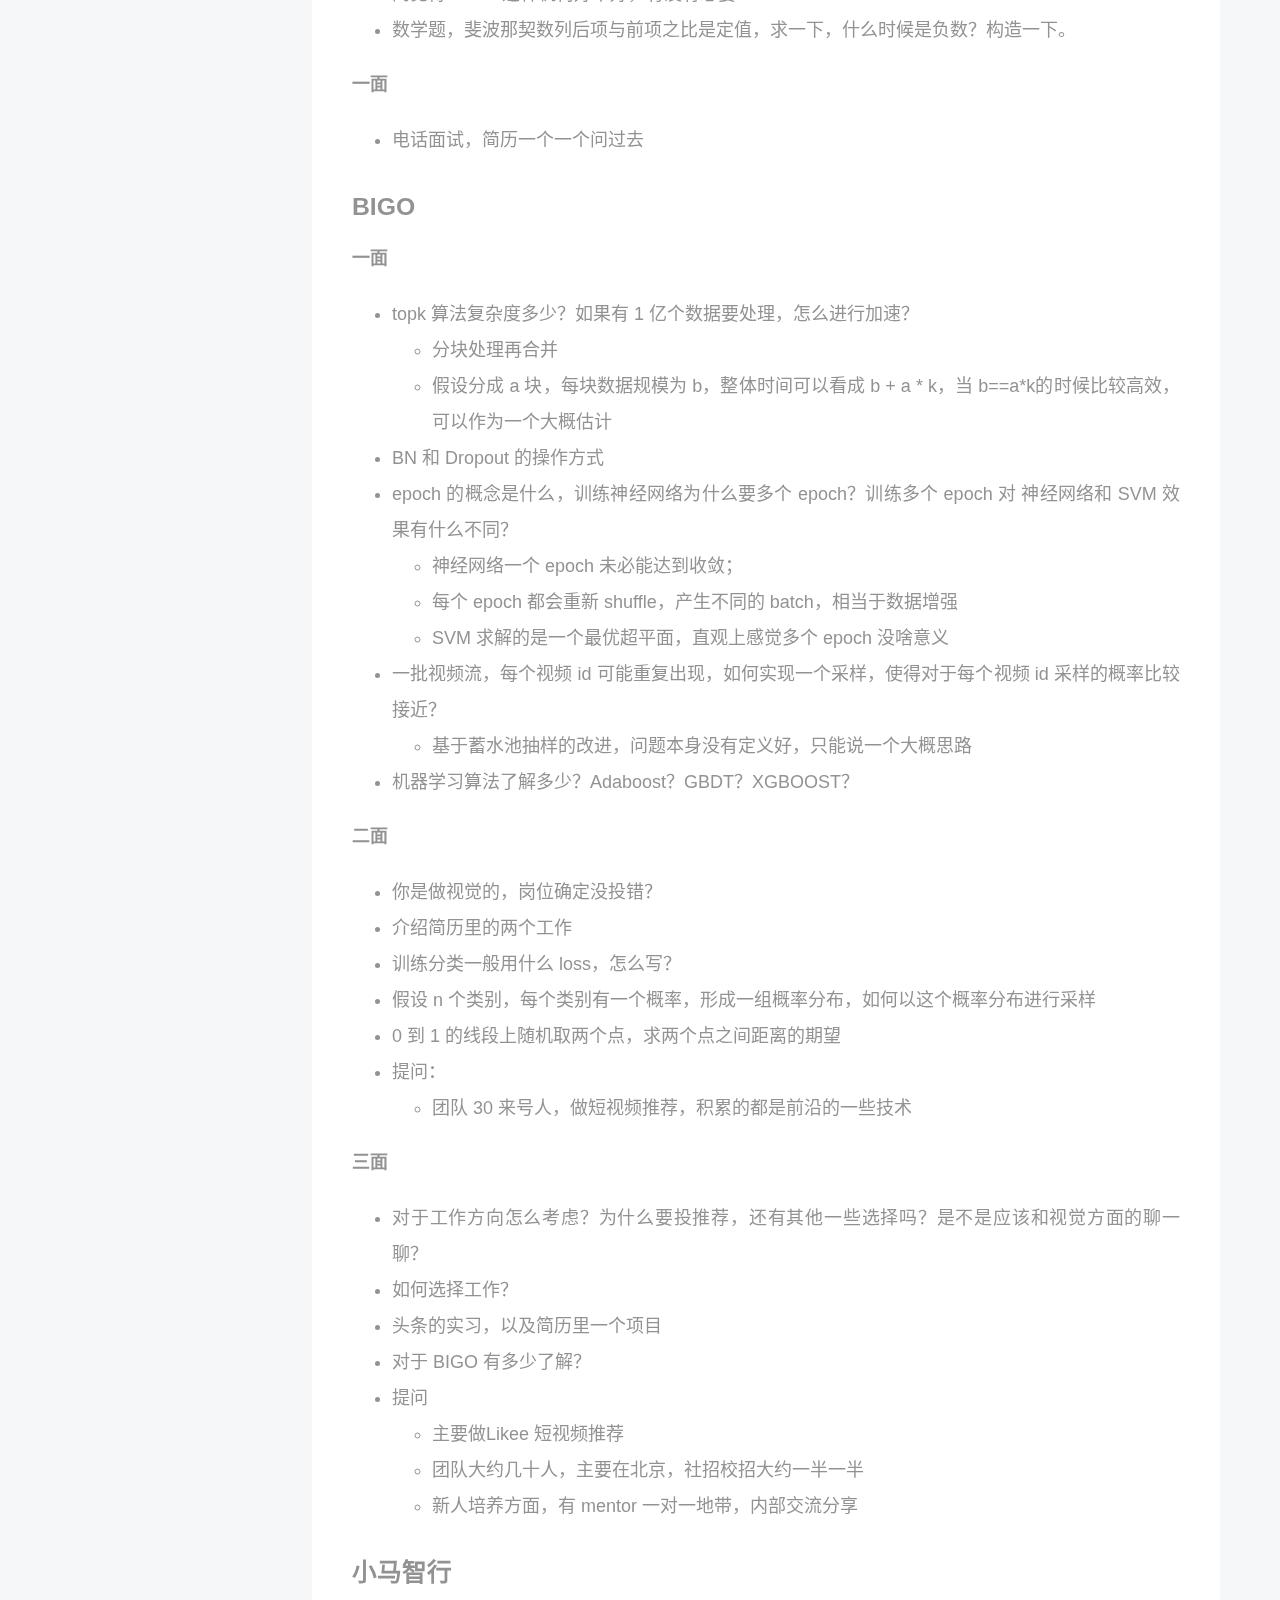
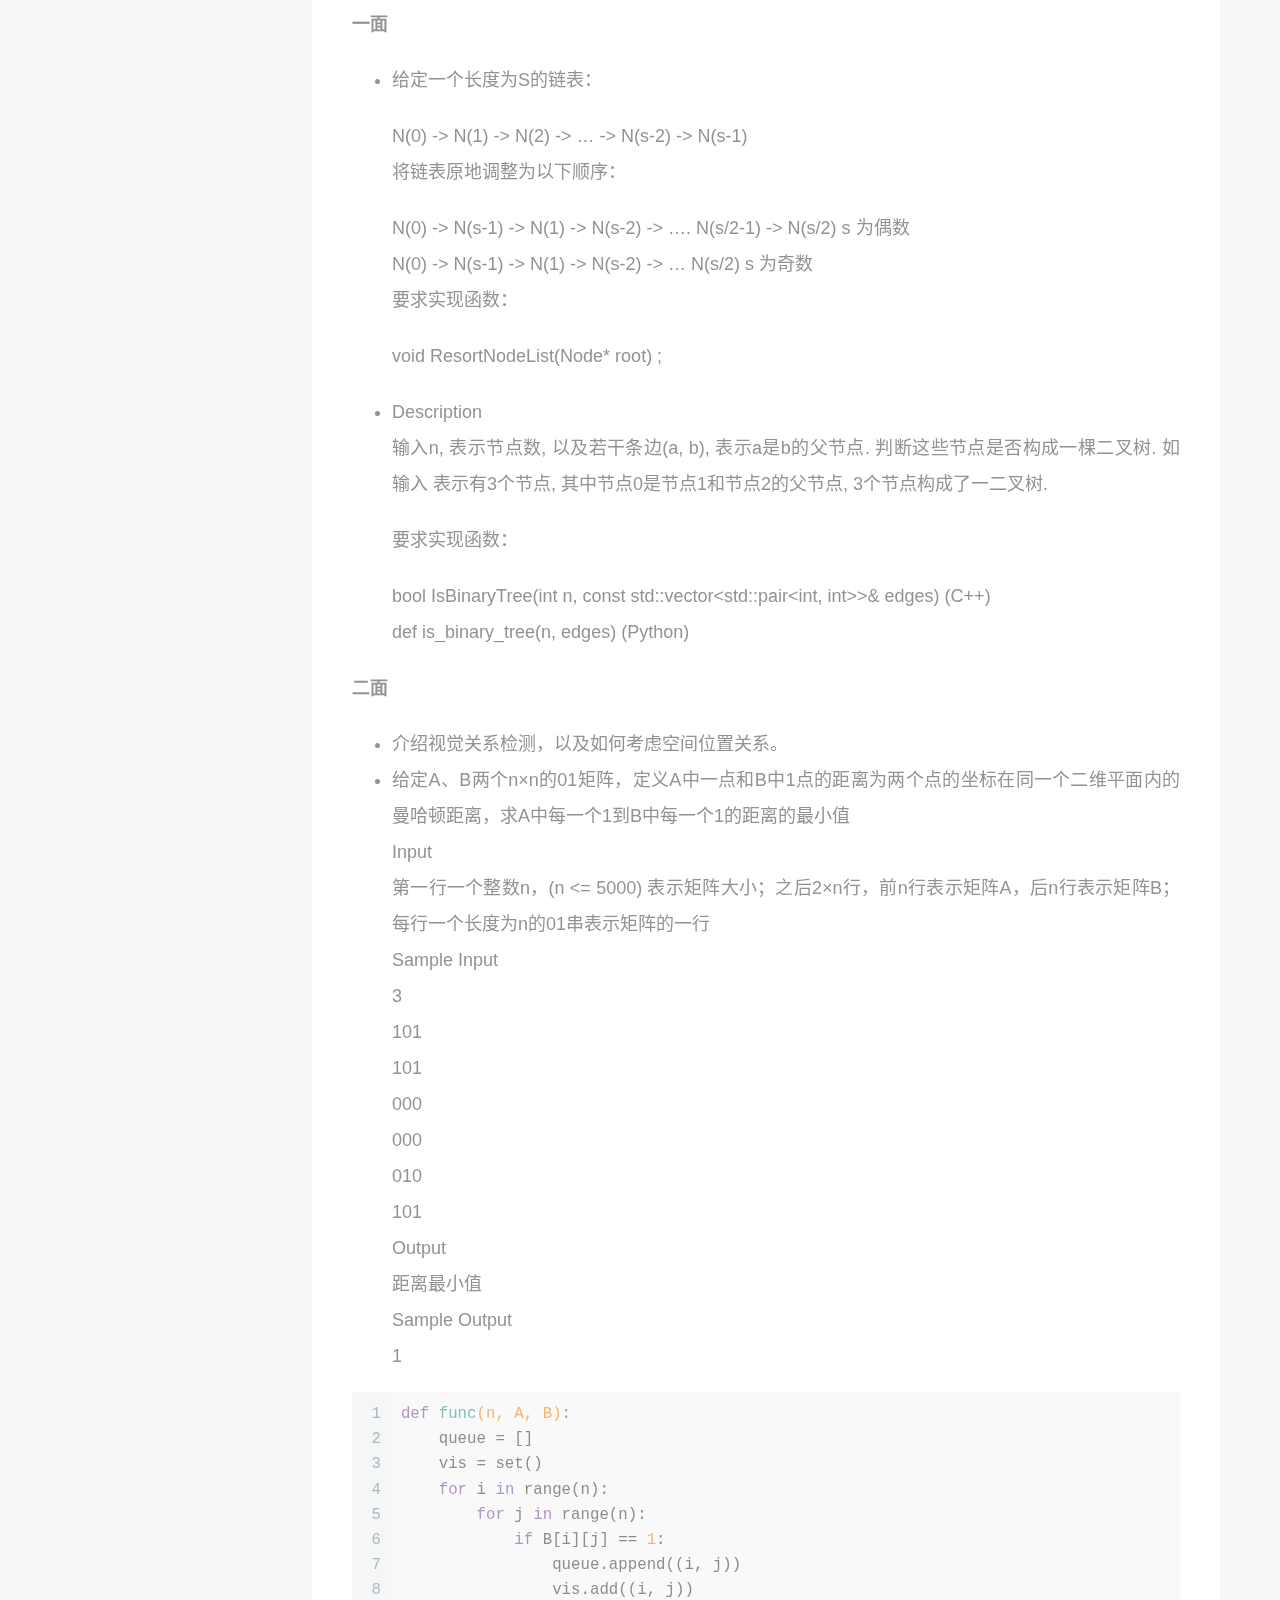
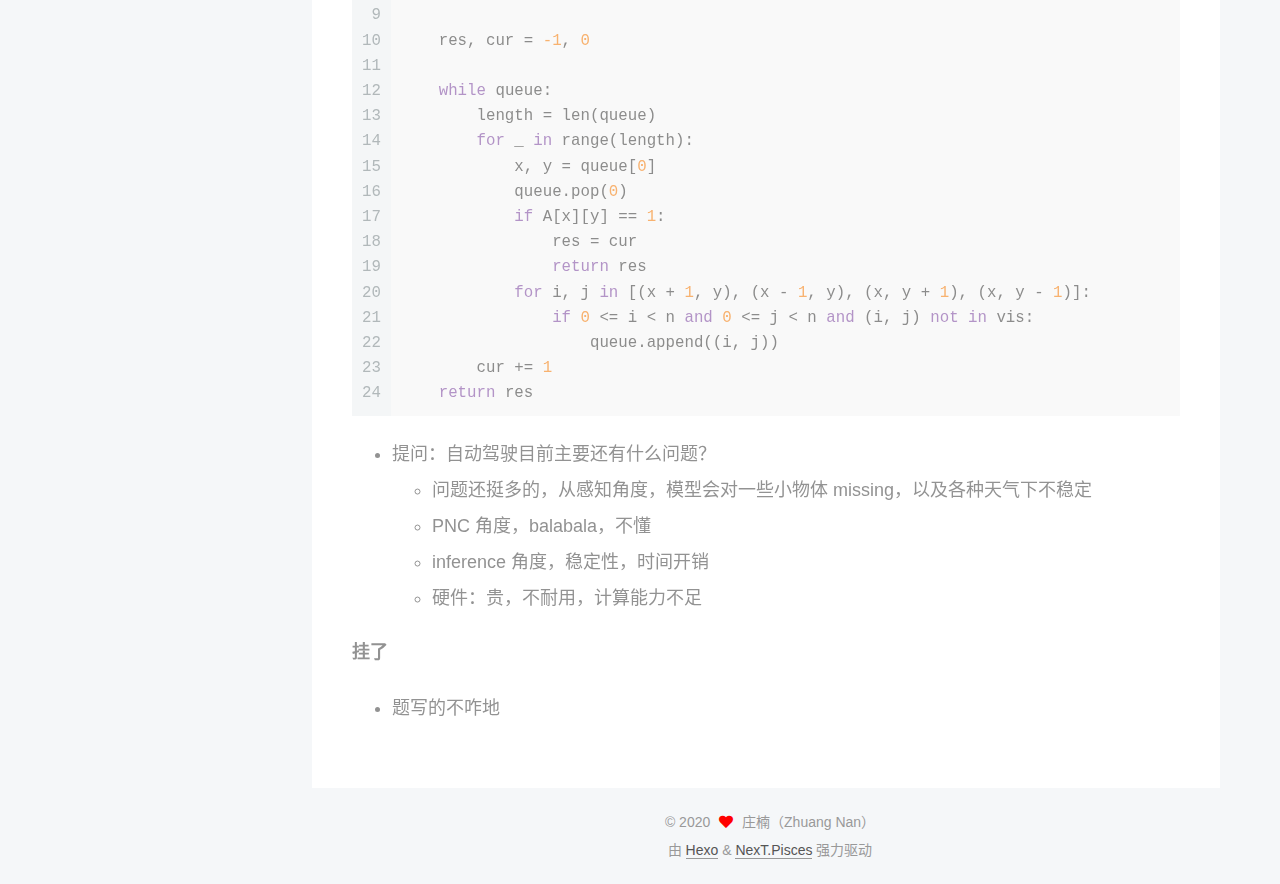
<file: 2020/04/09/面试记录/index.html>
<!DOCTYPE html>
<html lang="zh-CN">
<head>
  <meta charset="UTF-8">
<meta name="viewport" content="width=device-width, initial-scale=1, maximum-scale=2">
<meta name="theme-color" content="#222">
<meta name="generator" content="Hexo 4.2.1">
  <link rel="apple-touch-icon" sizes="180x180" href="/images/apple-touch-icon-next.png">
  <link rel="icon" type="image/png" sizes="32x32" href="/images/favicon-32x32-next.png">
  <link rel="icon" type="image/png" sizes="16x16" href="/images/favicon-16x16-next.png">
  <link rel="mask-icon" href="/images/logo.svg" color="#222">

<link rel="stylesheet" href="/css/main.css">


<link rel="stylesheet" href="/lib/font-awesome/css/all.min.css">

<script id="hexo-configurations">
    var NexT = window.NexT || {};
    var CONFIG = {"hostname":"yoursite.com","root":"/","scheme":"Pisces","version":"7.8.0","exturl":false,"sidebar":{"position":"left","display":"post","padding":18,"offset":12,"onmobile":false},"copycode":{"enable":false,"show_result":false,"style":null},"back2top":{"enable":true,"sidebar":false,"scrollpercent":false},"bookmark":{"enable":false,"color":"#222","save":"auto"},"fancybox":false,"mediumzoom":false,"lazyload":false,"pangu":false,"comments":{"style":"tabs","active":null,"storage":true,"lazyload":false,"nav":null},"algolia":{"hits":{"per_page":10},"labels":{"input_placeholder":"Search for Posts","hits_empty":"We didn't find any results for the search: ${query}","hits_stats":"${hits} results found in ${time} ms"}},"localsearch":{"enable":false,"trigger":"auto","top_n_per_article":1,"unescape":false,"preload":false},"motion":{"enable":true,"async":false,"transition":{"post_block":"fadeIn","post_header":"slideDownIn","post_body":"slideDownIn","coll_header":"slideLeftIn","sidebar":"slideUpIn"}}};
  </script>

  <meta name="description" content="暑期实习阿里笔试：1 小时两道算法题 一面：聊简历，聊部门业务，聊对 CV 应用的看法和需求，感觉没啥东西 二面：聊简历，问了 Batchnorm，dropout，随机森林，Gbgt，优化算法（我真不会。。） 三面：问具体业务设计：  网络的可扩展性？如何解决一类问题？（我没太明白这个问题啥意思）  如何识别酒店房间颜色（如何去除灯光影响？如果灯光的影响分块了呢？）  如何从图片生成描述，图片里有">
<meta property="og:type" content="article">
<meta property="og:title" content="面试记录">
<meta property="og:url" content="http://yoursite.com/2020/04/09/%E9%9D%A2%E8%AF%95%E8%AE%B0%E5%BD%95/index.html">
<meta property="og:site_name" content="庄楠">
<meta property="og:description" content="暑期实习阿里笔试：1 小时两道算法题 一面：聊简历，聊部门业务，聊对 CV 应用的看法和需求，感觉没啥东西 二面：聊简历，问了 Batchnorm，dropout，随机森林，Gbgt，优化算法（我真不会。。） 三面：问具体业务设计：  网络的可扩展性？如何解决一类问题？（我没太明白这个问题啥意思）  如何识别酒店房间颜色（如何去除灯光影响？如果灯光的影响分块了呢？）  如何从图片生成描述，图片里有">
<meta property="og:locale" content="zh_CN">
<meta property="article:published_time" content="2020-04-09T14:44:54.799Z">
<meta property="article:modified_time" content="2020-09-11T06:07:26.749Z">
<meta property="article:author" content="庄楠（Zhuang Nan）">
<meta name="twitter:card" content="summary">

<link rel="canonical" href="http://yoursite.com/2020/04/09/%E9%9D%A2%E8%AF%95%E8%AE%B0%E5%BD%95/">


<script id="page-configurations">
  // https://hexo.io/docs/variables.html
  CONFIG.page = {
    sidebar: "",
    isHome : false,
    isPost : true,
    lang   : 'zh-CN'
  };
</script>

  <title>面试记录 | 庄楠</title>
  






  <noscript>
  <style>
  .use-motion .brand,
  .use-motion .menu-item,
  .sidebar-inner,
  .use-motion .post-block,
  .use-motion .pagination,
  .use-motion .comments,
  .use-motion .post-header,
  .use-motion .post-body,
  .use-motion .collection-header { opacity: initial; }

  .use-motion .site-title,
  .use-motion .site-subtitle {
    opacity: initial;
    top: initial;
  }

  .use-motion .logo-line-before i { left: initial; }
  .use-motion .logo-line-after i { right: initial; }
  </style>
</noscript>

</head>

<body itemscope itemtype="http://schema.org/WebPage">
  <div class="container use-motion">
    <div class="headband"></div>

    <header class="header" itemscope itemtype="http://schema.org/WPHeader">
      <div class="header-inner"><div class="site-brand-container">
  <div class="site-nav-toggle">
    <div class="toggle" aria-label="切换导航栏">
      <span class="toggle-line toggle-line-first"></span>
      <span class="toggle-line toggle-line-middle"></span>
      <span class="toggle-line toggle-line-last"></span>
    </div>
  </div>

  <div class="site-meta">

    <a href="/" class="brand" rel="start">
      <span class="logo-line-before"><i></i></span>
      <h1 class="site-title">庄楠</h1>
      <span class="logo-line-after"><i></i></span>
    </a>
  </div>

  <div class="site-nav-right">
    <div class="toggle popup-trigger">
    </div>
  </div>
</div>




<nav class="site-nav">
  <ul id="menu" class="main-menu menu">
        <li class="menu-item menu-item-home">

    <a href="/" rel="section"><i class="fa fa-home fa-fw"></i>首页</a>

  </li>
        <li class="menu-item menu-item-tags">

    <a href="/tags/" rel="section"><i class="fa fa-tags fa-fw"></i>标签</a>

  </li>
        <li class="menu-item menu-item-archives">

    <a href="/archives/" rel="section"><i class="fa fa-archive fa-fw"></i>归档</a>

  </li>
  </ul>
</nav>




</div>
    </header>

    
  <div class="back-to-top">
    <i class="fa fa-arrow-up"></i>
    <span>0%</span>
  </div>


    <main class="main">
      <div class="main-inner">
        <div class="content-wrap">
          

          <div class="content post posts-expand">
            

    
  
  
  <article itemscope itemtype="http://schema.org/Article" class="post-block" lang="zh-CN">
    <link itemprop="mainEntityOfPage" href="http://yoursite.com/2020/04/09/%E9%9D%A2%E8%AF%95%E8%AE%B0%E5%BD%95/">

    <span hidden itemprop="author" itemscope itemtype="http://schema.org/Person">
      <meta itemprop="image" content="/images/avatar.jpeg">
      <meta itemprop="name" content="庄楠（Zhuang Nan）">
      <meta itemprop="description" content="">
    </span>

    <span hidden itemprop="publisher" itemscope itemtype="http://schema.org/Organization">
      <meta itemprop="name" content="庄楠">
    </span>
      <header class="post-header">
        <h1 class="post-title" itemprop="name headline">
          面试记录
        </h1>

        <div class="post-meta">
            <span class="post-meta-item">
              <span class="post-meta-item-icon">
                <i class="far fa-calendar"></i>
              </span>
              <span class="post-meta-item-text">发表于</span>

              <time title="创建时间：2020-04-09 22:44:54" itemprop="dateCreated datePublished" datetime="2020-04-09T22:44:54+08:00">2020-04-09</time>
            </span>
              <span class="post-meta-item">
                <span class="post-meta-item-icon">
                  <i class="far fa-calendar-check"></i>
                </span>
                <span class="post-meta-item-text">更新于</span>
                <time title="修改时间：2020-09-11 14:07:26" itemprop="dateModified" datetime="2020-09-11T14:07:26+08:00">2020-09-11</time>
              </span>

          

        </div>
      </header>

    
    
    
    <div class="post-body" itemprop="articleBody">

      
        <h2 id="暑期实习"><a href="#暑期实习" class="headerlink" title="暑期实习"></a>暑期实习</h2><h3 id="阿里"><a href="#阿里" class="headerlink" title="阿里"></a>阿里</h3><p><strong>笔试</strong>：1 小时两道算法题</p>
<p><strong>一面</strong>：聊简历，聊部门业务，聊对 CV 应用的看法和需求，感觉没啥东西</p>
<p><strong>二面</strong>：聊简历，问了 Batchnorm，dropout，随机森林，Gbgt，优化算法（我真不会。。）</p>
<p><strong>三面</strong>：问具体业务设计：</p>
<ul>
<li><p>网络的可扩展性？如何解决一类问题？（我没太明白这个问题啥意思）</p>
</li>
<li><p>如何识别酒店房间颜色（如何去除灯光影响？如果灯光的影响分块了呢？）</p>
</li>
<li><p>如何从图片生成描述，图片里有一些比较固定的动物类别和关系</p>
</li>
<li><p>如何生成一张图片，里面包含了比如披萨，鸡翅，可乐等等内容，要结果比较真实，类似于 翁昕钰讲的一篇ICCV19 best candidate</p>
</li>
</ul>
<h3 id="美团"><a href="#美团" class="headerlink" title="美团"></a>美团</h3><p><strong>笔试</strong>：两小时 5 道算法题</p>
<p><strong>一面</strong>：聊简历，项目经验 + 一道算法题</p>
<ul>
<li>长度为N的整数数组，判断数组中每个数字是否可以通过若干次乘以2的操作，使得最终数组中所有的数字均相等，可以则输出 ‘YES’，否则输出’NO’</li>
</ul>
<p><strong>二面</strong>：聊简历，项目经验 + 一道智力题：81 匹马，9 条跑道，要比赛多少次能找出最快的 9 匹</p>
<p>然后就沟通 offer ，实习工资一天 300，地点有点远。。。</p>
<h3 id="字节跳动"><a href="#字节跳动" class="headerlink" title="字节跳动"></a>字节跳动</h3><p><strong>一面</strong>：聊简历项目 + 两道算法题</p>
<ul>
<li>求数组 topK，引申一下，如果数组比较大，是对数据流求 topk，分析复杂度</li>
<li>求浮点数的算术平方根</li>
</ul>
<p><strong>二面</strong>：聊简历项目 + 一道算法题一道概率题</p>
<ul>
<li>旋转数组中查找某个元素</li>
<li>一个圆上任取三点组成锐角三角形的概率</li>
</ul>
<h2 id="秋招"><a href="#秋招" class="headerlink" title="秋招"></a>秋招</h2><h3 id="百度提前批"><a href="#百度提前批" class="headerlink" title="百度提前批"></a>百度提前批</h3><h4 id="增强视觉技术部"><a href="#增强视觉技术部" class="headerlink" title="增强视觉技术部"></a>增强视觉技术部</h4><p><strong>一面</strong>：聊简历项目，在头条做的一些事情，抖音如何实现男变女？</p>
<ul>
<li>BN、LN、IN、GN 有什么区别</li>
<li>算法题：股票交易</li>
<li>提问：部门主要做什么：<ul>
<li>3D 视觉，如 SLAM</li>
<li>视频效果特效，类似抖音的各种特效都有做</li>
</ul>
</li>
</ul>
<p>当时说还不错，然后就没然后了。。。</p>
<h3 id="京东提前批"><a href="#京东提前批" class="headerlink" title="京东提前批"></a>京东提前批</h3><p><strong>一面</strong>：聊简历项目，无算法题。。</p>
<ul>
<li>做过的最有挑战的任务</li>
<li>了不了解一些 nlp、无监督的机器学习算法？</li>
<li>提问：部门主要做什么：<ul>
<li>风控反欺诈</li>
</ul>
</li>
</ul>
<p><strong>二面</strong></p>
<ul>
<li>研究过程中碰到过什么问题，怎么解决的，有什么收获？</li>
</ul>
<p><strong>offer</strong></p>
<h2 id="快手"><a href="#快手" class="headerlink" title="快手"></a>快手</h2><p><strong>一面</strong>：问简历项目，手写 nms</p>
<ul>
<li>视频内容理解，检测相关，多模态，用于用户推荐等等，要求知识面比较广，对各个方向都要有了解</li>
</ul>
<p><strong>二面</strong>：</p>
<ul>
<li>Moment sgd 过程写一下</li>
<li>分类的 loss 写一下，为什么要用交叉熵（优化预测的分布与 gt 分布的 KL 散度）</li>
<li>随机森林和 Adaboost 有什么区别（一个 bagging，一个 boosting）</li>
<li>C++：多态，B+ 树，B-树，stl 可以分为容器还有那几个部分？GG。。</li>
<li>Python：DIctionary 怎么实现的（哈希表）</li>
</ul>
<p><strong>三面</strong></p>
<ul>
<li><p>问头条的实习，简历里的项目论文等等</p>
</li>
<li><p>struct A {int a; uchar b;} sizeof(A)是多少？</p>
<ul>
<li>我答的 5 字节，但是实际上由于空间对齐，需要 8 字节</li>
</ul>
</li>
<li><p>class A {}; sizeof(A)是多少？</p>
<ul>
<li>我不知道，盲猜 0 字节，他说要 1 字节，不懂</li>
</ul>
</li>
<li><p>堆空间、栈空间有什么区别？申请一个对象，是放在哪个空间？</p>
</li>
<li><p>B+ 树有什么特点？宽度高度？</p>
</li>
<li><p>算法题：矩阵的最小路径和</p>
<p>限定语言：C、Python、C++、Javascript、Python 3、Java、Go</p>
<p>给定一个 n * m 的矩阵 a，从左上角开始每次只能向右或者向下走，最后到达右下角的位置，路径上所有的数字累加起来就是路径和，输出所有的路径中最小的路径和。</p>
<p>示例1</p>
<p>输入</p>
<figure class="highlight plain"><table><tr><td class="gutter"><pre><span class="line">1</span><br></pre></td><td class="code"><pre><span class="line">[[1,3,5,9],[8,1,3,4],[5,0,6,1],[8,8,4,0]]</span><br></pre></td></tr></table></figure>

<p>输出</p>
<figure class="highlight plain"><table><tr><td class="gutter"><pre><span class="line">1</span><br></pre></td><td class="code"><pre><span class="line">12</span><br></pre></td></tr></table></figure>
</li>
<li><p>提问：部门概况</p>
<ul>
<li>200 多人，主要做多媒体内容理解（安全审核、客户端等等）还有视觉检索（文本搜视频）</li>
</ul>
</li>
</ul>
<p><strong>四面（总监面）</strong></p>
<ul>
<li>自我介绍，说一个经历碰到的问题</li>
<li>部门介绍<ul>
<li>AI 中台，300 多人，视觉、NLP、搜索、推荐都涉及</li>
<li>60% 是社招的有经验的员工，还有 40% 是校招的优秀同学</li>
<li>平台和锻炼机会比较好，扁平化管理</li>
</ul>
</li>
</ul>
<h2 id="依图"><a href="#依图" class="headerlink" title="依图"></a>依图</h2><p><strong>一面</strong></p>
<ul>
<li><p>给定一个包含了一些0（代表水）和1  (代表土地)的非空二维数组 grid。一个 岛屿 是由一些相邻的 1构成的组合，这里的相邻要求两个1必须在水平或者竖直方向上相邻。假设 grid的四个边缘都被0包围。找到给定的二维数组中最大的岛屿面积。(如果没有岛屿，则返回面积为0 )</p>
<p>例：</p>
<p>[[0,1,0,1],</p>
<p>[1,1,1,0],</p>
<p>[0,0,1,0]]  =&gt; 5</p>
</li>
<li><p>求正整数数组的最大可能和，要求不能选择数值上相邻的数，比如选择了数字n，就不能选择数字n-1和n+1</p>
<p>例：[2,2,3,3,4]=&gt;8</p>
</li>
<li><p>6个人，他们之间两两相互认识，或者相互不认识。证明，一定存在3个人，他们之间相互认识，或者相互不认识。</p>
</li>
<li><p>有N个1080P的视频，每次从中随机选择M个视频，从每个视频中随机选择连续的K帧，并在这K帧中随机crop出256x256的patch。请设计一个算法，使得每次得到的连续帧的patch差异尽可能的大。</p>
</li>
<li><p>提问：主要做什么？团队什么情况？</p>
<ul>
<li>研究三组，主要做语言、文本、安防、交通、人体识别、医疗</li>
<li>leader 是人脸识别第一，团队大几十人</li>
</ul>
</li>
</ul>
<p><strong>二面</strong></p>
<ul>
<li><p>问简历，头条的实习</p>
</li>
<li><p>算法题：</p>
<ul>
<li>input: list<float> probs (sum=1, &gt;=0), float cutoff (0,1)</li>
<li>output: float sum</li>
<li>sum:<br>选择最少的数, 使得这些数的和&gt;=cutoff<br>返回这些数的和<br>如果多解, 让和最大</li>
<li>[0.4 0.2 0.3 0.1]<br>cutoff<br>0.3 -&gt; 0.4<br>0.5 -&gt; 0.7</li>
<li>退化了如何优化复杂度？</li>
</ul>
<figure class="highlight python"><table><tr><td class="gutter"><pre><span class="line">1</span><br><span class="line">2</span><br><span class="line">3</span><br><span class="line">4</span><br><span class="line">5</span><br><span class="line">6</span><br><span class="line">7</span><br><span class="line">8</span><br><span class="line">9</span><br><span class="line">10</span><br><span class="line">11</span><br><span class="line">12</span><br><span class="line">13</span><br><span class="line">14</span><br><span class="line">15</span><br><span class="line">16</span><br><span class="line">17</span><br><span class="line">18</span><br><span class="line">19</span><br><span class="line">20</span><br><span class="line">21</span><br><span class="line">22</span><br><span class="line">23</span><br><span class="line">24</span><br><span class="line">25</span><br><span class="line">26</span><br><span class="line">27</span><br><span class="line">28</span><br><span class="line">29</span><br><span class="line">30</span><br><span class="line">31</span><br></pre></td><td class="code"><pre><span class="line"></span><br><span class="line"><span class="function"><span class="keyword">def</span> <span class="title">partition</span><span class="params">(nums, start, end)</span>:</span></span><br><span class="line">    key = nums[start]</span><br><span class="line">    <span class="keyword">while</span> start &lt; end:</span><br><span class="line">        <span class="keyword">while</span> start &lt; end <span class="keyword">and</span> nums[end] &gt;= key:</span><br><span class="line">            end -= <span class="number">1</span></span><br><span class="line">        nums[start] = nums[end]</span><br><span class="line">        <span class="keyword">while</span> start &lt; end <span class="keyword">and</span> nums[start] &lt;= key:</span><br><span class="line">            start += <span class="number">1</span></span><br><span class="line">        nums[end] = nums[start]</span><br><span class="line">    nums[end] = key</span><br><span class="line">    <span class="keyword">return</span> end</span><br><span class="line"></span><br><span class="line"><span class="function"><span class="keyword">def</span> <span class="title">func</span><span class="params">(nums, start, end, cutoff)</span>:</span></span><br><span class="line">    <span class="comment"># if start == end: return end</span></span><br><span class="line">    idx = partition(nums, start, end)</span><br><span class="line">    cur_sum = sum(nums[idx + <span class="number">1</span>:end + <span class="number">1</span>])</span><br><span class="line">    <span class="keyword">if</span> cur_sum &lt; cutoff <span class="keyword">and</span> cur_sum + nums[idx] &gt;= cutoff:</span><br><span class="line">        ret = idx</span><br><span class="line">    <span class="keyword">elif</span> cur_sum &gt;= cutoff:</span><br><span class="line">        ret = func(nums, idx + <span class="number">1</span>, end, cutoff)</span><br><span class="line">    <span class="keyword">else</span>:</span><br><span class="line">        ret = func(nums, start, idx - <span class="number">1</span>, cutoff - cur_sum - nums[idx])</span><br><span class="line">    <span class="keyword">return</span> ret</span><br><span class="line"></span><br><span class="line"><span class="keyword">if</span> __name__ == <span class="string">'__main__'</span>:</span><br><span class="line">    cutoff = <span class="number">0.2</span></span><br><span class="line">    probs = [<span class="number">0.2</span>, <span class="number">0.2</span>, <span class="number">0.2</span>, <span class="number">0.2</span>, <span class="number">0.2</span>]</span><br><span class="line">    res = func(probs, <span class="number">0</span>, len(probs) - <span class="number">1</span>, cutoff)</span><br><span class="line">    print(sum(probs[res:]))</span><br><span class="line">    print(probs[res:])</span><br></pre></td></tr></table></figure>

</li>
</ul>
<p><strong>三面（技术终面）</strong></p>
<ul>
<li>面试官介绍以及自我介绍</li>
<li>挑一个你最满意的项目，注意，是最满意的（他要开始灵魂拷问了）</li>
<li>项目每一步的细节一点一点抠过去，为什么这么做，这么做有问题吗？抠了 40 多分钟。</li>
<li>评价一下自己的优缺点，为什么读研？为什么去北大？</li>
<li>提问：你看好依图未来的发展吗？现在商汤旷视，有员工大量离职，那么依图呢？你觉得依图的核心竞争力在哪？<ul>
<li>首先，他非常看好依图未来的发展，依图现在也有员工离职的情况</li>
<li>AI 发展本身是看好的，国家大力投入，AI 创业公司也是很有机会的，事实上，AI 创业公司到后来的侧重点都不一样</li>
<li>依图深耕安防、智慧城市、芯片多年，技术积累很好</li>
<li>反问：你找第一份工作怎么考虑？（大的平台，积累技术）</li>
<li>从你的角度考虑，要积累技术，那么依图很适合，退一步说，如果你只想积累三五年的话，就算三五年后依图倒闭了和你有什么关系呢？大不了再找一份工作，技术积累足够的话这不是问题。（我竟无言以对，好有道理的样子）</li>
</ul>
</li>
</ul>
<p><strong>HR 面</strong></p>
<ul>
<li>其他公司的面试情况</li>
<li>工作选择怎么考虑？大厂还是小厂？</li>
<li>性格的优缺点</li>
<li>期望薪资多少？</li>
</ul>
<h2 id="腾讯"><a href="#腾讯" class="headerlink" title="腾讯"></a>腾讯</h2><p><strong>一面</strong></p>
<ul>
<li>有没有打过游戏？（FPS 游戏，MOBA 类不会）他们就做 FPS 游戏</li>
<li>以沙漠灰为例，如何优化智能体的行为，使其看上去比较像真人</li>
<li>实际过程中，出现警匪两方怕死都不怎么动，有没有什么角度进行优化？</li>
<li>算法题：编辑距离</li>
<li>提问：主要在北京吗</li>
</ul>
<p><strong>二面</strong></p>
<ul>
<li>简历一个一个问过去</li>
<li>算法题：一个数组中一个数出现了一次，其他数出现了两次，找到只出现一次的数</li>
<li>算法题：给一个数，求出他能分解成最少多少个完全平方数</li>
<li>提问：团队什么规模？十几个人，北京这边大概七八个</li>
</ul>
<p><strong>HR 面</strong></p>
<ul>
<li>为什么选择计算机视觉？</li>
<li>研究过程中印象深刻的经历，碰到过什么问题，有什么收获</li>
<li>有没有面其他的公司？有什么 offer？工作选择和职业规划怎么考虑？</li>
<li>提问：<ul>
<li>部门：TEG · AI 平台部 · 游戏中心组</li>
<li>主要是研究、业务应用、技术导向</li>
<li>硕士进去职级都差不多，一年两次晋升机会，新人培养制度健全，信息确认之后大概两周左右发offer，10 月左右谈薪</li>
</ul>
</li>
</ul>
<h2 id="网易"><a href="#网易" class="headerlink" title="网易"></a>网易</h2><p><strong>一面</strong></p>
<ul>
<li>问简历</li>
<li>算法题：编辑距离</li>
<li>算法题：给两个字符串，求出第一个字符串的最小子串，使其包含第二个字符串中出现的字母</li>
<li>提问：主要做 ocr，有做别的吗？</li>
</ul>
<p><strong>二面</strong></p>
<ul>
<li>问头条的实习</li>
<li>开放题：如何检测试卷中填空题部分学生的答案区域？（考虑手写字体和印刷字体不一样，先分割成行，然后当成序列定位来做）</li>
<li>算法题：简单 dfs，手机 9 键中每个数字对应了 3 个字母，问给一串数字，翻译成字符串所有可能的结果</li>
<li>提问：主要做什么？文字检测、填充、VR 显示等等</li>
</ul>
<p><strong>三面（总监面）</strong></p>
<ul>
<li>问简历</li>
<li>如何数据流中等概率采样（蓄水池采样算法）</li>
<li>工作选择如何考虑？</li>
</ul>
<p><strong>HR 面</strong></p>
<ul>
<li>你觉得最有价值的一次项目经历是什么？</li>
<li>就工作而言，你觉得你有什么优缺点？</li>
<li>现在手上有没有其他的 offer？选择工作的时候除了薪资待遇还会考虑什么？</li>
<li>提问：<ul>
<li>网易的工作节奏如何？中规中矩，专注于教育，相比其他可能会慢一点，但是培养体系完善，薪资水平在大厂里都差不多</li>
<li>建议：选择第一份工作要考虑好你自己是什么样的人，你身边会是一些什么样的人，这份工作能带给你什么样的成长。</li>
</ul>
</li>
</ul>
<p><strong>offer</strong></p>
<h2 id="阿里-1"><a href="#阿里-1" class="headerlink" title="阿里"></a>阿里</h2><p><strong>简历评估</strong></p>
<ul>
<li>问简历</li>
<li>问觉得 AI lab 这种机构好不好，有没有必要</li>
<li>数学题，斐波那契数列后项与前项之比是定值，求一下，什么时候是负数？构造一下。</li>
</ul>
<p><strong>一面</strong></p>
<ul>
<li>电话面试，简历一个一个问过去</li>
</ul>
<h2 id="BIGO"><a href="#BIGO" class="headerlink" title="BIGO"></a>BIGO</h2><p><strong>一面</strong></p>
<ul>
<li>topk 算法复杂度多少？如果有 1 亿个数据要处理，怎么进行加速？<ul>
<li>分块处理再合并</li>
<li>假设分成 a 块，每块数据规模为 b，整体时间可以看成 b + a * k，当 b==a*k的时候比较高效，可以作为一个大概估计</li>
</ul>
</li>
<li>BN 和 Dropout 的操作方式</li>
<li>epoch 的概念是什么，训练神经网络为什么要多个 epoch？训练多个 epoch 对 神经网络和 SVM 效果有什么不同？<ul>
<li>神经网络一个 epoch 未必能达到收敛；</li>
<li>每个 epoch 都会重新 shuffle，产生不同的 batch，相当于数据增强</li>
<li>SVM 求解的是一个最优超平面，直观上感觉多个 epoch 没啥意义</li>
</ul>
</li>
<li>一批视频流，每个视频 id 可能重复出现，如何实现一个采样，使得对于每个视频 id 采样的概率比较接近？<ul>
<li>基于蓄水池抽样的改进，问题本身没有定义好，只能说一个大概思路</li>
</ul>
</li>
<li>机器学习算法了解多少？Adaboost？GBDT？XGBOOST？</li>
</ul>
<p><strong>二面</strong></p>
<ul>
<li>你是做视觉的，岗位确定没投错？</li>
<li>介绍简历里的两个工作</li>
<li>训练分类一般用什么 loss，怎么写？</li>
<li>假设 n 个类别，每个类别有一个概率，形成一组概率分布，如何以这个概率分布进行采样</li>
<li>0 到 1 的线段上随机取两个点，求两个点之间距离的期望</li>
<li>提问：<ul>
<li>团队 30 来号人，做短视频推荐，积累的都是前沿的一些技术</li>
</ul>
</li>
</ul>
<p><strong>三面</strong></p>
<ul>
<li>对于工作方向怎么考虑？为什么要投推荐，还有其他一些选择吗？是不是应该和视觉方面的聊一聊？</li>
<li>如何选择工作？</li>
<li>头条的实习，以及简历里一个项目</li>
<li>对于 BIGO 有多少了解？</li>
<li>提问<ul>
<li>主要做Likee 短视频推荐</li>
<li>团队大约几十人，主要在北京，社招校招大约一半一半</li>
<li>新人培养方面，有 mentor 一对一地带，内部交流分享</li>
</ul>
</li>
</ul>
<h2 id="小马智行"><a href="#小马智行" class="headerlink" title="小马智行"></a>小马智行</h2><p><strong>一面</strong></p>
<ul>
<li><p>给定一个长度为S的链表：</p>
<p>N(0) -&gt; N(1) -&gt; N(2) -&gt; … -&gt; N(s-2) -&gt; N(s-1)<br>将链表原地调整为以下顺序：</p>
<p>N(0) -&gt; N(s-1) -&gt; N(1) -&gt; N(s-2) -&gt; …. N(s/2-1) -&gt; N(s/2) s 为偶数<br>N(0) -&gt; N(s-1) -&gt; N(1) -&gt; N(s-2) -&gt; … N(s/2) s 为奇数<br>要求实现函数：</p>
<p>void ResortNodeList(Node* root) ;</p>
</li>
<li><p>Description<br>输入n, 表示节点数, 以及若干条边(a, b), 表示a是b的父节点. 判断这些节点是否构成一棵二叉树. 如输入 表示有3个节点, 其中节点0是节点1和节点2的父节点, 3个节点构成了一二叉树.</p>
<p>要求实现函数：</p>
<p>bool IsBinaryTree(int n, const std::vector&lt;std::pair&lt;int, int&gt;&gt;&amp; edges) (C++)<br>def is_binary_tree(n, edges) (Python)</p>
</li>
</ul>
<p><strong>二面</strong></p>
<ul>
<li>介绍视觉关系检测，以及如何考虑空间位置关系。</li>
<li>给定A、B两个n×n的01矩阵，定义A中一点和B中1点的距离为两个点的坐标在同一个二维平面内的曼哈顿距离，求A中每一个1到B中每一个1的距离的最小值<br>Input<br>第一行一个整数n，(n &lt;= 5000) 表示矩阵大小；之后2×n行，前n行表示矩阵A，后n行表示矩阵B；每行一个长度为n的01串表示矩阵的一行<br>Sample Input<br>3<br>101<br>101<br>000<br>000<br>010<br>101<br>Output<br>距离最小值<br>Sample Output<br>1</li>
</ul>
<figure class="highlight python"><table><tr><td class="gutter"><pre><span class="line">1</span><br><span class="line">2</span><br><span class="line">3</span><br><span class="line">4</span><br><span class="line">5</span><br><span class="line">6</span><br><span class="line">7</span><br><span class="line">8</span><br><span class="line">9</span><br><span class="line">10</span><br><span class="line">11</span><br><span class="line">12</span><br><span class="line">13</span><br><span class="line">14</span><br><span class="line">15</span><br><span class="line">16</span><br><span class="line">17</span><br><span class="line">18</span><br><span class="line">19</span><br><span class="line">20</span><br><span class="line">21</span><br><span class="line">22</span><br><span class="line">23</span><br><span class="line">24</span><br></pre></td><td class="code"><pre><span class="line"><span class="function"><span class="keyword">def</span> <span class="title">func</span><span class="params">(n, A, B)</span>:</span></span><br><span class="line">    queue = []</span><br><span class="line">    vis = set()</span><br><span class="line">    <span class="keyword">for</span> i <span class="keyword">in</span> range(n):</span><br><span class="line">        <span class="keyword">for</span> j <span class="keyword">in</span> range(n):</span><br><span class="line">            <span class="keyword">if</span> B[i][j] == <span class="number">1</span>:</span><br><span class="line">                queue.append((i, j))</span><br><span class="line">                vis.add((i, j))</span><br><span class="line">    </span><br><span class="line">    res, cur = <span class="number">-1</span>, <span class="number">0</span></span><br><span class="line"></span><br><span class="line">    <span class="keyword">while</span> queue:</span><br><span class="line">        length = len(queue)</span><br><span class="line">        <span class="keyword">for</span> _ <span class="keyword">in</span> range(length):</span><br><span class="line">            x, y = queue[<span class="number">0</span>]</span><br><span class="line">            queue.pop(<span class="number">0</span>)</span><br><span class="line">            <span class="keyword">if</span> A[x][y] == <span class="number">1</span>:</span><br><span class="line">                res = cur</span><br><span class="line">                <span class="keyword">return</span> res</span><br><span class="line">            <span class="keyword">for</span> i, j <span class="keyword">in</span> [(x + <span class="number">1</span>, y), (x - <span class="number">1</span>, y), (x, y + <span class="number">1</span>), (x, y - <span class="number">1</span>)]:</span><br><span class="line">                <span class="keyword">if</span> <span class="number">0</span> &lt;= i &lt; n <span class="keyword">and</span> <span class="number">0</span> &lt;= j &lt; n <span class="keyword">and</span> (i, j) <span class="keyword">not</span> <span class="keyword">in</span> vis:</span><br><span class="line">                    queue.append((i, j))</span><br><span class="line">        cur += <span class="number">1</span></span><br><span class="line">    <span class="keyword">return</span> res</span><br></pre></td></tr></table></figure>

<ul>
<li>提问：自动驾驶目前主要还有什么问题？<ul>
<li>问题还挺多的，从感知角度，模型会对一些小物体 missing，以及各种天气下不稳定</li>
<li>PNC 角度，balabala，不懂</li>
<li>inference 角度，稳定性，时间开销</li>
<li>硬件：贵，不耐用，计算能力不足</li>
</ul>
</li>
</ul>
<p><strong>挂了</strong></p>
<ul>
<li>题写的不咋地</li>
</ul>

    </div>

    
    
    

      <footer class="post-footer">

        


        
      </footer>
    
  </article>
  
  
  



          </div>
          

<script>
  window.addEventListener('tabs:register', () => {
    let { activeClass } = CONFIG.comments;
    if (CONFIG.comments.storage) {
      activeClass = localStorage.getItem('comments_active') || activeClass;
    }
    if (activeClass) {
      let activeTab = document.querySelector(`a[href="#comment-${activeClass}"]`);
      if (activeTab) {
        activeTab.click();
      }
    }
  });
  if (CONFIG.comments.storage) {
    window.addEventListener('tabs:click', event => {
      if (!event.target.matches('.tabs-comment .tab-content .tab-pane')) return;
      let commentClass = event.target.classList[1];
      localStorage.setItem('comments_active', commentClass);
    });
  }
</script>

        </div>
          
  
  <div class="toggle sidebar-toggle">
    <span class="toggle-line toggle-line-first"></span>
    <span class="toggle-line toggle-line-middle"></span>
    <span class="toggle-line toggle-line-last"></span>
  </div>

  <aside class="sidebar">
    <div class="sidebar-inner">

      <ul class="sidebar-nav motion-element">
        <li class="sidebar-nav-toc">
          文章目录
        </li>
        <li class="sidebar-nav-overview">
          站点概览
        </li>
      </ul>

      <!--noindex-->
      <div class="post-toc-wrap sidebar-panel">
          <div class="post-toc motion-element"><ol class="nav"><li class="nav-item nav-level-2"><a class="nav-link" href="#暑期实习"><span class="nav-number">1.</span> <span class="nav-text">暑期实习</span></a><ol class="nav-child"><li class="nav-item nav-level-3"><a class="nav-link" href="#阿里"><span class="nav-number">1.1.</span> <span class="nav-text">阿里</span></a></li><li class="nav-item nav-level-3"><a class="nav-link" href="#美团"><span class="nav-number">1.2.</span> <span class="nav-text">美团</span></a></li><li class="nav-item nav-level-3"><a class="nav-link" href="#字节跳动"><span class="nav-number">1.3.</span> <span class="nav-text">字节跳动</span></a></li></ol></li><li class="nav-item nav-level-2"><a class="nav-link" href="#秋招"><span class="nav-number">2.</span> <span class="nav-text">秋招</span></a><ol class="nav-child"><li class="nav-item nav-level-3"><a class="nav-link" href="#百度提前批"><span class="nav-number">2.1.</span> <span class="nav-text">百度提前批</span></a><ol class="nav-child"><li class="nav-item nav-level-4"><a class="nav-link" href="#增强视觉技术部"><span class="nav-number">2.1.1.</span> <span class="nav-text">增强视觉技术部</span></a></li></ol></li><li class="nav-item nav-level-3"><a class="nav-link" href="#京东提前批"><span class="nav-number">2.2.</span> <span class="nav-text">京东提前批</span></a></li></ol></li><li class="nav-item nav-level-2"><a class="nav-link" href="#快手"><span class="nav-number">3.</span> <span class="nav-text">快手</span></a></li><li class="nav-item nav-level-2"><a class="nav-link" href="#依图"><span class="nav-number">4.</span> <span class="nav-text">依图</span></a></li><li class="nav-item nav-level-2"><a class="nav-link" href="#腾讯"><span class="nav-number">5.</span> <span class="nav-text">腾讯</span></a></li><li class="nav-item nav-level-2"><a class="nav-link" href="#网易"><span class="nav-number">6.</span> <span class="nav-text">网易</span></a></li><li class="nav-item nav-level-2"><a class="nav-link" href="#阿里-1"><span class="nav-number">7.</span> <span class="nav-text">阿里</span></a></li><li class="nav-item nav-level-2"><a class="nav-link" href="#BIGO"><span class="nav-number">8.</span> <span class="nav-text">BIGO</span></a></li><li class="nav-item nav-level-2"><a class="nav-link" href="#小马智行"><span class="nav-number">9.</span> <span class="nav-text">小马智行</span></a></li></ol></div>
      </div>
      <!--/noindex-->

      <div class="site-overview-wrap sidebar-panel">
        <div class="site-author motion-element" itemprop="author" itemscope itemtype="http://schema.org/Person">
    <img class="site-author-image" itemprop="image" alt="庄楠（Zhuang Nan）"
      src="/images/avatar.jpeg">
  <p class="site-author-name" itemprop="name">庄楠（Zhuang Nan）</p>
  <div class="site-description" itemprop="description"></div>
</div>
<div class="site-state-wrap motion-element">
  <nav class="site-state">
      <div class="site-state-item site-state-posts">
          <a href="/archives/">
        
          <span class="site-state-item-count">1</span>
          <span class="site-state-item-name">日志</span>
        </a>
      </div>
  </nav>
</div>
  <div class="links-of-author motion-element">
      <span class="links-of-author-item">
        <a href="https://github.com/payne53" title="GitHub → https:&#x2F;&#x2F;github.com&#x2F;payne53" rel="noopener" target="_blank"><i class="fab fa-github fa-fw"></i>GitHub</a>
      </span>
      <span class="links-of-author-item">
        <a href="mailto:zhuangn53@gmail.com" title="E-Mail → mailto:zhuangn53@gmail.com" rel="noopener" target="_blank"><i class="fa fa-envelope fa-fw"></i>E-Mail</a>
      </span>
  </div>



      </div>

    </div>
  </aside>
  <div id="sidebar-dimmer"></div>


      </div>
    </main>

    <footer class="footer">
      <div class="footer-inner">
        

        

<div class="copyright">
  
  &copy; 
  <span itemprop="copyrightYear">2020</span>
  <span class="with-love">
    <i class="fa fa-heart"></i>
  </span>
  <span class="author" itemprop="copyrightHolder">庄楠（Zhuang Nan）</span>
</div>
  <div class="powered-by">由 <a href="https://hexo.io/" class="theme-link" rel="noopener" target="_blank">Hexo</a> & <a href="https://pisces.theme-next.org/" class="theme-link" rel="noopener" target="_blank">NexT.Pisces</a> 强力驱动
  </div>

        








      </div>
    </footer>
  </div>

  
  <script src="/lib/anime.min.js"></script>
  <script src="/lib/velocity/velocity.min.js"></script>
  <script src="/lib/velocity/velocity.ui.min.js"></script>

<script src="/js/utils.js"></script>

<script src="/js/motion.js"></script>


<script src="/js/schemes/pisces.js"></script>


<script src="/js/next-boot.js"></script>




  















  

  

  

</body>
</html>
</file>
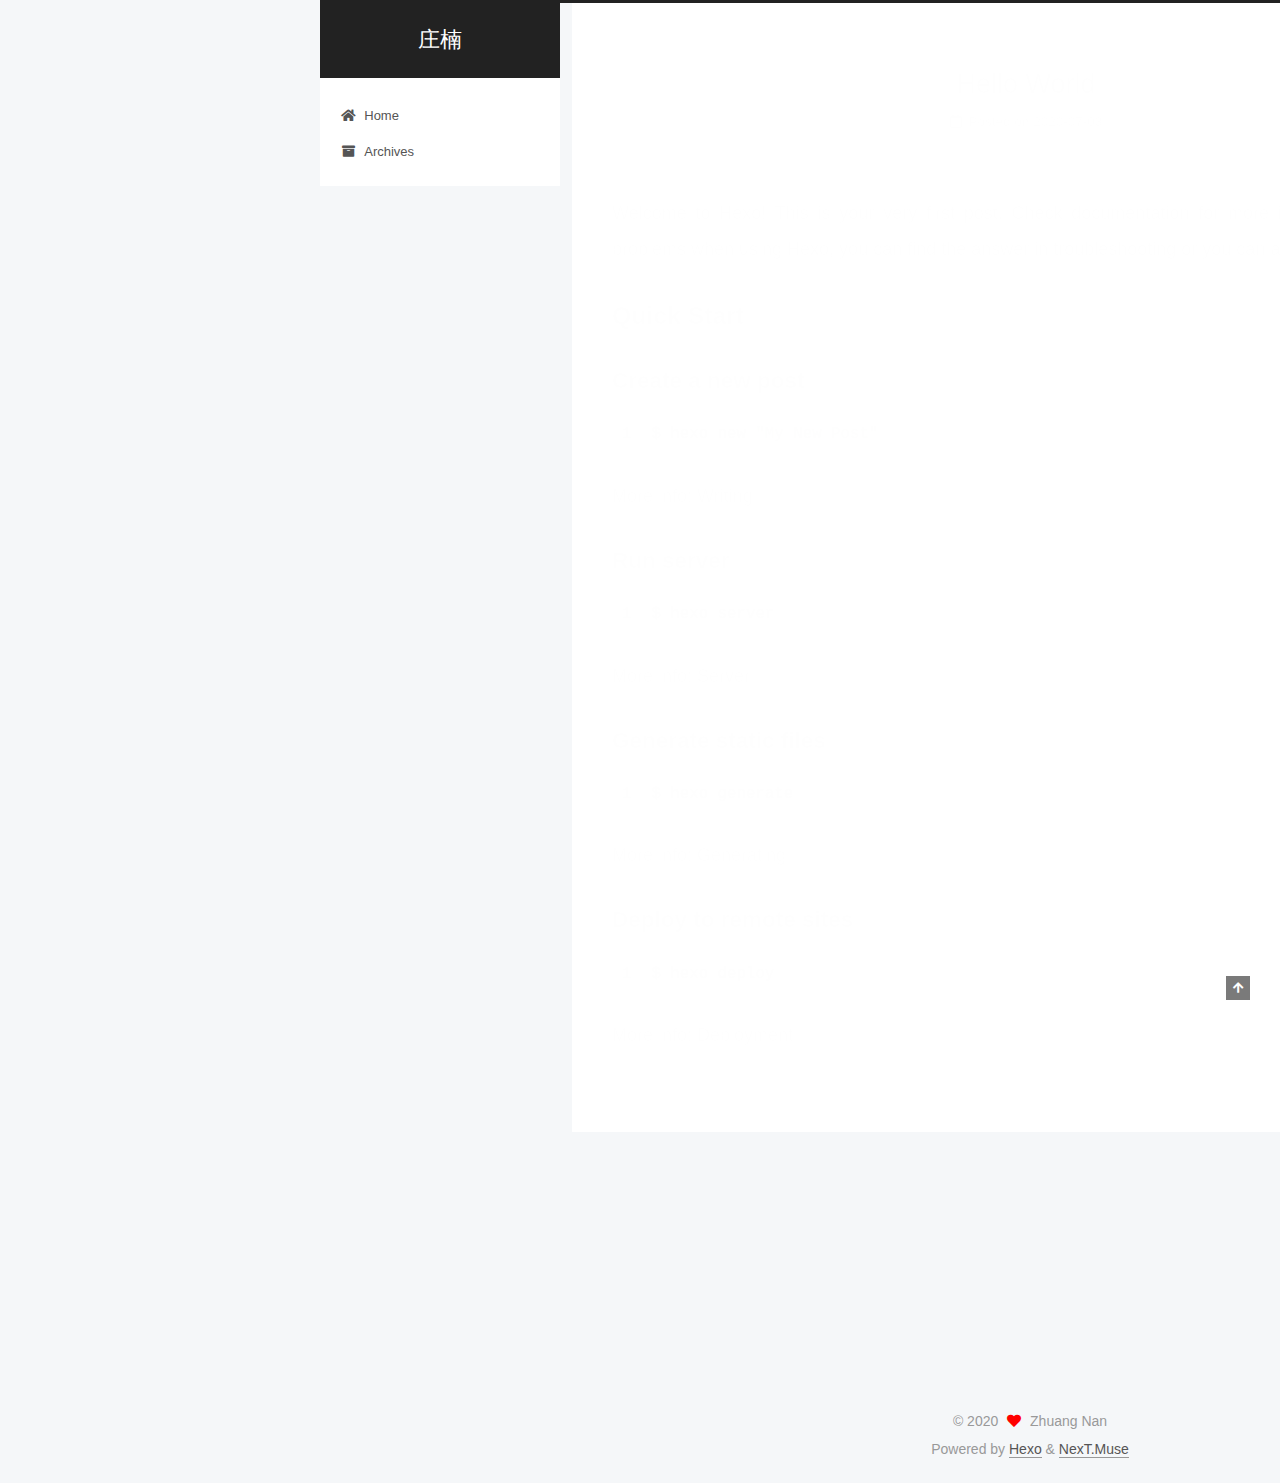
<file: 2020/07/03/hello-world/index.html>
<!DOCTYPE html>
<html lang="zh-Hans">
<head>
  <meta charset="UTF-8">
<meta name="viewport" content="width=device-width, initial-scale=1, maximum-scale=2">
<meta name="theme-color" content="#222">
<meta name="generator" content="Hexo 4.2.1">
  <link rel="apple-touch-icon" sizes="180x180" href="/images/apple-touch-icon-next.png">
  <link rel="icon" type="image/png" sizes="32x32" href="/images/favicon-32x32-next.png">
  <link rel="icon" type="image/png" sizes="16x16" href="/images/favicon-16x16-next.png">
  <link rel="mask-icon" href="/images/logo.svg" color="#222">

<link rel="stylesheet" href="/css/main.css">


<link rel="stylesheet" href="/lib/font-awesome/css/all.min.css">

<script id="hexo-configurations">
    var NexT = window.NexT || {};
    var CONFIG = {"hostname":"yoursite.com","root":"/","scheme":"Muse","version":"7.8.0","exturl":false,"sidebar":{"position":"left","display":"post","padding":18,"offset":12,"onmobile":false},"copycode":{"enable":false,"show_result":false,"style":null},"back2top":{"enable":true,"sidebar":false,"scrollpercent":false},"bookmark":{"enable":false,"color":"#222","save":"auto"},"fancybox":false,"mediumzoom":false,"lazyload":false,"pangu":false,"comments":{"style":"tabs","active":null,"storage":true,"lazyload":false,"nav":null},"algolia":{"hits":{"per_page":10},"labels":{"input_placeholder":"Search for Posts","hits_empty":"We didn't find any results for the search: ${query}","hits_stats":"${hits} results found in ${time} ms"}},"localsearch":{"enable":false,"trigger":"auto","top_n_per_article":1,"unescape":false,"preload":false},"motion":{"enable":true,"async":false,"transition":{"post_block":"fadeIn","post_header":"slideDownIn","post_body":"slideDownIn","coll_header":"slideLeftIn","sidebar":"slideUpIn"}}};
  </script>

  <meta name="description" content="Welcome to Hexo! This is your very first post. Check documentation for more info. If you get any problems when using Hexo, you can find the answer in troubleshooting or you can ask me on GitHub. Quick">
<meta property="og:type" content="article">
<meta property="og:title" content="Hello World">
<meta property="og:url" content="http://yoursite.com/2020/07/03/hello-world/index.html">
<meta property="og:site_name" content="庄楠">
<meta property="og:description" content="Welcome to Hexo! This is your very first post. Check documentation for more info. If you get any problems when using Hexo, you can find the answer in troubleshooting or you can ask me on GitHub. Quick">
<meta property="article:published_time" content="2020-07-03T12:17:38.531Z">
<meta property="article:modified_time" content="2020-07-03T12:17:38.531Z">
<meta property="article:author" content="Zhuang Nan">
<meta name="twitter:card" content="summary">

<link rel="canonical" href="http://yoursite.com/2020/07/03/hello-world/">


<script id="page-configurations">
  // https://hexo.io/docs/variables.html
  CONFIG.page = {
    sidebar: "",
    isHome : false,
    isPost : true,
    lang   : 'zh-Hans'
  };
</script>

  <title>Hello World | 庄楠</title>
  






  <noscript>
  <style>
  .use-motion .brand,
  .use-motion .menu-item,
  .sidebar-inner,
  .use-motion .post-block,
  .use-motion .pagination,
  .use-motion .comments,
  .use-motion .post-header,
  .use-motion .post-body,
  .use-motion .collection-header { opacity: initial; }

  .use-motion .site-title,
  .use-motion .site-subtitle {
    opacity: initial;
    top: initial;
  }

  .use-motion .logo-line-before i { left: initial; }
  .use-motion .logo-line-after i { right: initial; }
  </style>
</noscript>

</head>

<body itemscope itemtype="http://schema.org/WebPage">
  <div class="container use-motion">
    <div class="headband"></div>

    <header class="header" itemscope itemtype="http://schema.org/WPHeader">
      <div class="header-inner"><div class="site-brand-container">
  <div class="site-nav-toggle">
    <div class="toggle" aria-label="Toggle navigation bar">
      <span class="toggle-line toggle-line-first"></span>
      <span class="toggle-line toggle-line-middle"></span>
      <span class="toggle-line toggle-line-last"></span>
    </div>
  </div>

  <div class="site-meta">

    <a href="/" class="brand" rel="start">
      <span class="logo-line-before"><i></i></span>
      <h1 class="site-title">庄楠</h1>
      <span class="logo-line-after"><i></i></span>
    </a>
  </div>

  <div class="site-nav-right">
    <div class="toggle popup-trigger">
    </div>
  </div>
</div>




<nav class="site-nav">
  <ul id="menu" class="main-menu menu">
        <li class="menu-item menu-item-home">

    <a href="/" rel="section"><i class="fa fa-home fa-fw"></i>Home</a>

  </li>
        <li class="menu-item menu-item-archives">

    <a href="/archives/" rel="section"><i class="fa fa-archive fa-fw"></i>Archives</a>

  </li>
  </ul>
</nav>




</div>
    </header>

    
  <div class="back-to-top">
    <i class="fa fa-arrow-up"></i>
    <span>0%</span>
  </div>


    <main class="main">
      <div class="main-inner">
        <div class="content-wrap">
          

          <div class="content post posts-expand">
            

    
  
  
  <article itemscope itemtype="http://schema.org/Article" class="post-block" lang="zh-Hans">
    <link itemprop="mainEntityOfPage" href="http://yoursite.com/2020/07/03/hello-world/">

    <span hidden itemprop="author" itemscope itemtype="http://schema.org/Person">
      <meta itemprop="image" content="/images/avatar.gif">
      <meta itemprop="name" content="Zhuang Nan">
      <meta itemprop="description" content="庄楠的博客">
    </span>

    <span hidden itemprop="publisher" itemscope itemtype="http://schema.org/Organization">
      <meta itemprop="name" content="庄楠">
    </span>
      <header class="post-header">
        <h1 class="post-title" itemprop="name headline">
          Hello World
        </h1>

        <div class="post-meta">
            <span class="post-meta-item">
              <span class="post-meta-item-icon">
                <i class="far fa-calendar"></i>
              </span>
              <span class="post-meta-item-text">Posted on</span>

              <time title="Created: 2020-07-03 20:17:38" itemprop="dateCreated datePublished" datetime="2020-07-03T20:17:38+08:00">2020-07-03</time>
            </span>

          

        </div>
      </header>

    
    
    
    <div class="post-body" itemprop="articleBody">

      
        <p>Welcome to <a href="https://hexo.io/" target="_blank" rel="noopener">Hexo</a>! This is your very first post. Check <a href="https://hexo.io/docs/" target="_blank" rel="noopener">documentation</a> for more info. If you get any problems when using Hexo, you can find the answer in <a href="https://hexo.io/docs/troubleshooting.html" target="_blank" rel="noopener">troubleshooting</a> or you can ask me on <a href="https://github.com/hexojs/hexo/issues" target="_blank" rel="noopener">GitHub</a>.</p>
<h2 id="Quick-Start"><a href="#Quick-Start" class="headerlink" title="Quick Start"></a>Quick Start</h2><h3 id="Create-a-new-post"><a href="#Create-a-new-post" class="headerlink" title="Create a new post"></a>Create a new post</h3><figure class="highlight bash"><table><tr><td class="gutter"><pre><span class="line">1</span><br></pre></td><td class="code"><pre><span class="line">$ hexo new <span class="string">"My New Post"</span></span><br></pre></td></tr></table></figure>

<p>More info: <a href="https://hexo.io/docs/writing.html" target="_blank" rel="noopener">Writing</a></p>
<h3 id="Run-server"><a href="#Run-server" class="headerlink" title="Run server"></a>Run server</h3><figure class="highlight bash"><table><tr><td class="gutter"><pre><span class="line">1</span><br></pre></td><td class="code"><pre><span class="line">$ hexo server</span><br></pre></td></tr></table></figure>

<p>More info: <a href="https://hexo.io/docs/server.html" target="_blank" rel="noopener">Server</a></p>
<h3 id="Generate-static-files"><a href="#Generate-static-files" class="headerlink" title="Generate static files"></a>Generate static files</h3><figure class="highlight bash"><table><tr><td class="gutter"><pre><span class="line">1</span><br></pre></td><td class="code"><pre><span class="line">$ hexo generate</span><br></pre></td></tr></table></figure>

<p>More info: <a href="https://hexo.io/docs/generating.html" target="_blank" rel="noopener">Generating</a></p>
<h3 id="Deploy-to-remote-sites"><a href="#Deploy-to-remote-sites" class="headerlink" title="Deploy to remote sites"></a>Deploy to remote sites</h3><figure class="highlight bash"><table><tr><td class="gutter"><pre><span class="line">1</span><br></pre></td><td class="code"><pre><span class="line">$ hexo deploy</span><br></pre></td></tr></table></figure>

<p>More info: <a href="https://hexo.io/docs/one-command-deployment.html" target="_blank" rel="noopener">Deployment</a></p>

    </div>

    
    
    

      <footer class="post-footer">

        


        
      </footer>
    
  </article>
  
  
  



          </div>
          

<script>
  window.addEventListener('tabs:register', () => {
    let { activeClass } = CONFIG.comments;
    if (CONFIG.comments.storage) {
      activeClass = localStorage.getItem('comments_active') || activeClass;
    }
    if (activeClass) {
      let activeTab = document.querySelector(`a[href="#comment-${activeClass}"]`);
      if (activeTab) {
        activeTab.click();
      }
    }
  });
  if (CONFIG.comments.storage) {
    window.addEventListener('tabs:click', event => {
      if (!event.target.matches('.tabs-comment .tab-content .tab-pane')) return;
      let commentClass = event.target.classList[1];
      localStorage.setItem('comments_active', commentClass);
    });
  }
</script>

        </div>
          
  
  <div class="toggle sidebar-toggle">
    <span class="toggle-line toggle-line-first"></span>
    <span class="toggle-line toggle-line-middle"></span>
    <span class="toggle-line toggle-line-last"></span>
  </div>

  <aside class="sidebar">
    <div class="sidebar-inner">

      <ul class="sidebar-nav motion-element">
        <li class="sidebar-nav-toc">
          Table of Contents
        </li>
        <li class="sidebar-nav-overview">
          Overview
        </li>
      </ul>

      <!--noindex-->
      <div class="post-toc-wrap sidebar-panel">
          <div class="post-toc motion-element"><ol class="nav"><li class="nav-item nav-level-2"><a class="nav-link" href="#Quick-Start"><span class="nav-number">1.</span> <span class="nav-text">Quick Start</span></a><ol class="nav-child"><li class="nav-item nav-level-3"><a class="nav-link" href="#Create-a-new-post"><span class="nav-number">1.1.</span> <span class="nav-text">Create a new post</span></a></li><li class="nav-item nav-level-3"><a class="nav-link" href="#Run-server"><span class="nav-number">1.2.</span> <span class="nav-text">Run server</span></a></li><li class="nav-item nav-level-3"><a class="nav-link" href="#Generate-static-files"><span class="nav-number">1.3.</span> <span class="nav-text">Generate static files</span></a></li><li class="nav-item nav-level-3"><a class="nav-link" href="#Deploy-to-remote-sites"><span class="nav-number">1.4.</span> <span class="nav-text">Deploy to remote sites</span></a></li></ol></li></ol></div>
      </div>
      <!--/noindex-->

      <div class="site-overview-wrap sidebar-panel">
        <div class="site-author motion-element" itemprop="author" itemscope itemtype="http://schema.org/Person">
  <p class="site-author-name" itemprop="name">Zhuang Nan</p>
  <div class="site-description" itemprop="description">庄楠的博客</div>
</div>
<div class="site-state-wrap motion-element">
  <nav class="site-state">
      <div class="site-state-item site-state-posts">
          <a href="/archives/">
        
          <span class="site-state-item-count">1</span>
          <span class="site-state-item-name">posts</span>
        </a>
      </div>
  </nav>
</div>



      </div>

    </div>
  </aside>
  <div id="sidebar-dimmer"></div>


      </div>
    </main>

    <footer class="footer">
      <div class="footer-inner">
        

        

<div class="copyright">
  
  &copy; 
  <span itemprop="copyrightYear">2020</span>
  <span class="with-love">
    <i class="fa fa-heart"></i>
  </span>
  <span class="author" itemprop="copyrightHolder">Zhuang Nan</span>
</div>
  <div class="powered-by">Powered by <a href="https://hexo.io/" class="theme-link" rel="noopener" target="_blank">Hexo</a> & <a href="https://muse.theme-next.org/" class="theme-link" rel="noopener" target="_blank">NexT.Muse</a>
  </div>

        








      </div>
    </footer>
  </div>

  
  <script src="/lib/anime.min.js"></script>
  <script src="/lib/velocity/velocity.min.js"></script>
  <script src="/lib/velocity/velocity.ui.min.js"></script>

<script src="/js/utils.js"></script>

<script src="/js/motion.js"></script>


<script src="/js/schemes/muse.js"></script>


<script src="/js/next-boot.js"></script>




  















  

  

</body>
</html>
</file>
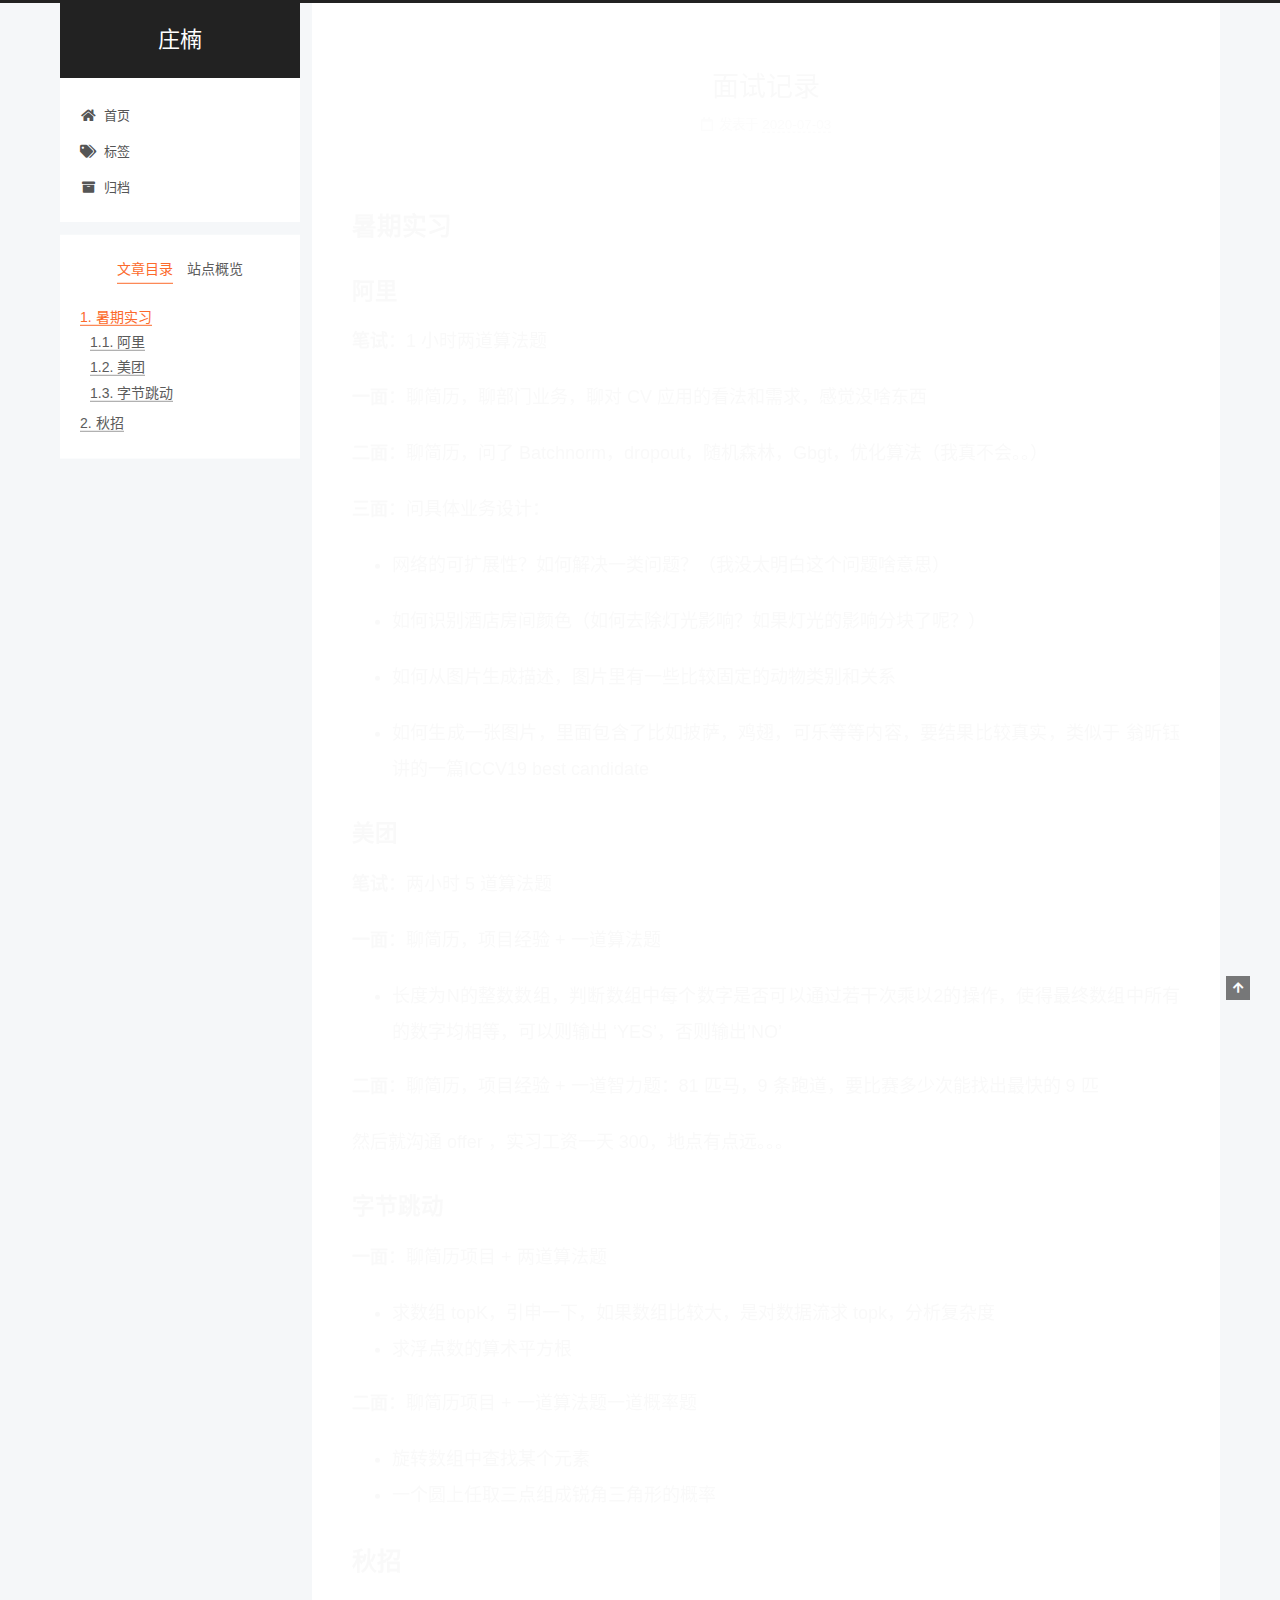
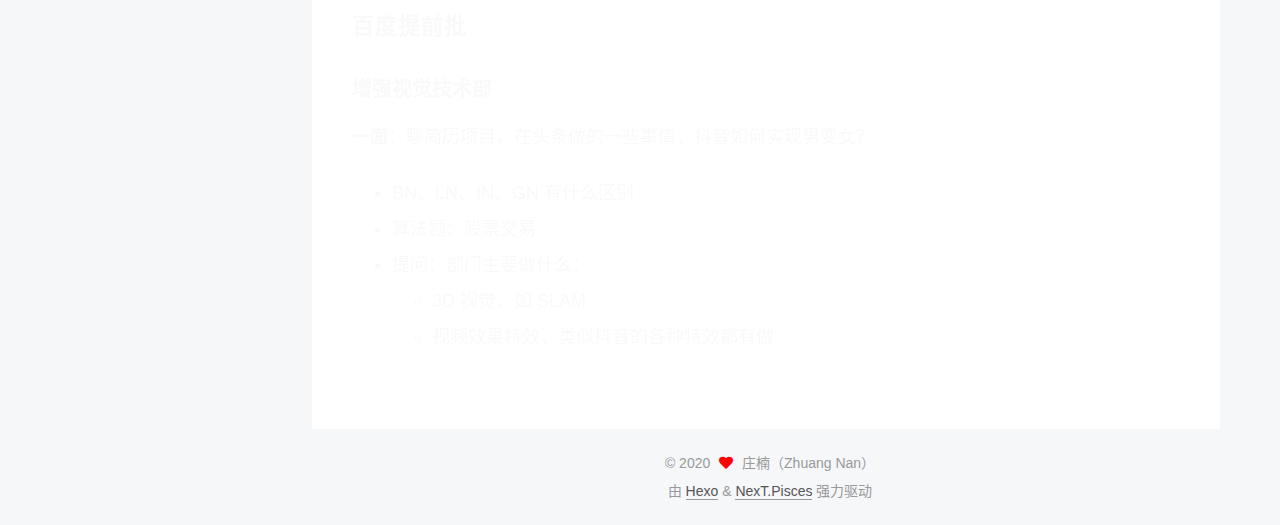
<file: 2020/07/03/面试记录/index.html>
<!DOCTYPE html>
<html lang="zh-CN">
<head>
  <meta charset="UTF-8">
<meta name="viewport" content="width=device-width, initial-scale=1, maximum-scale=2">
<meta name="theme-color" content="#222">
<meta name="generator" content="Hexo 4.2.1">
  <link rel="apple-touch-icon" sizes="180x180" href="/images/apple-touch-icon-next.png">
  <link rel="icon" type="image/png" sizes="32x32" href="/images/favicon-32x32-next.png">
  <link rel="icon" type="image/png" sizes="16x16" href="/images/favicon-16x16-next.png">
  <link rel="mask-icon" href="/images/logo.svg" color="#222">

<link rel="stylesheet" href="/css/main.css">


<link rel="stylesheet" href="/lib/font-awesome/css/all.min.css">

<script id="hexo-configurations">
    var NexT = window.NexT || {};
    var CONFIG = {"hostname":"yoursite.com","root":"/","scheme":"Pisces","version":"7.8.0","exturl":false,"sidebar":{"position":"left","display":"post","padding":18,"offset":12,"onmobile":false},"copycode":{"enable":false,"show_result":false,"style":null},"back2top":{"enable":true,"sidebar":false,"scrollpercent":false},"bookmark":{"enable":false,"color":"#222","save":"auto"},"fancybox":false,"mediumzoom":false,"lazyload":false,"pangu":false,"comments":{"style":"tabs","active":null,"storage":true,"lazyload":false,"nav":null},"algolia":{"hits":{"per_page":10},"labels":{"input_placeholder":"Search for Posts","hits_empty":"We didn't find any results for the search: ${query}","hits_stats":"${hits} results found in ${time} ms"}},"localsearch":{"enable":false,"trigger":"auto","top_n_per_article":1,"unescape":false,"preload":false},"motion":{"enable":true,"async":false,"transition":{"post_block":"fadeIn","post_header":"slideDownIn","post_body":"slideDownIn","coll_header":"slideLeftIn","sidebar":"slideUpIn"}}};
  </script>

  <meta name="description" content="暑期实习阿里笔试：1 小时两道算法题 一面：聊简历，聊部门业务，聊对 CV 应用的看法和需求，感觉没啥东西 二面：聊简历，问了 Batchnorm，dropout，随机森林，Gbgt，优化算法（我真不会。。） 三面：问具体业务设计：  网络的可扩展性？如何解决一类问题？（我没太明白这个问题啥意思）  如何识别酒店房间颜色（如何去除灯光影响？如果灯光的影响分块了呢？）  如何从图片生成描述，图片里有">
<meta property="og:type" content="article">
<meta property="og:title" content="面试记录">
<meta property="og:url" content="http://yoursite.com/2020/07/03/%E9%9D%A2%E8%AF%95%E8%AE%B0%E5%BD%95/index.html">
<meta property="og:site_name" content="庄楠">
<meta property="og:description" content="暑期实习阿里笔试：1 小时两道算法题 一面：聊简历，聊部门业务，聊对 CV 应用的看法和需求，感觉没啥东西 二面：聊简历，问了 Batchnorm，dropout，随机森林，Gbgt，优化算法（我真不会。。） 三面：问具体业务设计：  网络的可扩展性？如何解决一类问题？（我没太明白这个问题啥意思）  如何识别酒店房间颜色（如何去除灯光影响？如果灯光的影响分块了呢？）  如何从图片生成描述，图片里有">
<meta property="og:locale" content="zh_CN">
<meta property="article:published_time" content="2020-07-03T14:52:49.000Z">
<meta property="article:modified_time" content="2020-07-03T14:53:18.329Z">
<meta property="article:author" content="庄楠（Zhuang Nan）">
<meta name="twitter:card" content="summary">

<link rel="canonical" href="http://yoursite.com/2020/07/03/%E9%9D%A2%E8%AF%95%E8%AE%B0%E5%BD%95/">


<script id="page-configurations">
  // https://hexo.io/docs/variables.html
  CONFIG.page = {
    sidebar: "",
    isHome : false,
    isPost : true,
    lang   : 'zh-CN'
  };
</script>

  <title>面试记录 | 庄楠</title>
  






  <noscript>
  <style>
  .use-motion .brand,
  .use-motion .menu-item,
  .sidebar-inner,
  .use-motion .post-block,
  .use-motion .pagination,
  .use-motion .comments,
  .use-motion .post-header,
  .use-motion .post-body,
  .use-motion .collection-header { opacity: initial; }

  .use-motion .site-title,
  .use-motion .site-subtitle {
    opacity: initial;
    top: initial;
  }

  .use-motion .logo-line-before i { left: initial; }
  .use-motion .logo-line-after i { right: initial; }
  </style>
</noscript>

</head>

<body itemscope itemtype="http://schema.org/WebPage">
  <div class="container use-motion">
    <div class="headband"></div>

    <header class="header" itemscope itemtype="http://schema.org/WPHeader">
      <div class="header-inner"><div class="site-brand-container">
  <div class="site-nav-toggle">
    <div class="toggle" aria-label="切换导航栏">
      <span class="toggle-line toggle-line-first"></span>
      <span class="toggle-line toggle-line-middle"></span>
      <span class="toggle-line toggle-line-last"></span>
    </div>
  </div>

  <div class="site-meta">

    <a href="/" class="brand" rel="start">
      <span class="logo-line-before"><i></i></span>
      <h1 class="site-title">庄楠</h1>
      <span class="logo-line-after"><i></i></span>
    </a>
  </div>

  <div class="site-nav-right">
    <div class="toggle popup-trigger">
    </div>
  </div>
</div>




<nav class="site-nav">
  <ul id="menu" class="main-menu menu">
        <li class="menu-item menu-item-home">

    <a href="/" rel="section"><i class="fa fa-home fa-fw"></i>首页</a>

  </li>
        <li class="menu-item menu-item-tags">

    <a href="/tags/" rel="section"><i class="fa fa-tags fa-fw"></i>标签</a>

  </li>
        <li class="menu-item menu-item-archives">

    <a href="/archives/" rel="section"><i class="fa fa-archive fa-fw"></i>归档</a>

  </li>
  </ul>
</nav>




</div>
    </header>

    
  <div class="back-to-top">
    <i class="fa fa-arrow-up"></i>
    <span>0%</span>
  </div>


    <main class="main">
      <div class="main-inner">
        <div class="content-wrap">
          

          <div class="content post posts-expand">
            

    
  
  
  <article itemscope itemtype="http://schema.org/Article" class="post-block" lang="zh-CN">
    <link itemprop="mainEntityOfPage" href="http://yoursite.com/2020/07/03/%E9%9D%A2%E8%AF%95%E8%AE%B0%E5%BD%95/">

    <span hidden itemprop="author" itemscope itemtype="http://schema.org/Person">
      <meta itemprop="image" content="/images/avatar.jpeg">
      <meta itemprop="name" content="庄楠（Zhuang Nan）">
      <meta itemprop="description" content="">
    </span>

    <span hidden itemprop="publisher" itemscope itemtype="http://schema.org/Organization">
      <meta itemprop="name" content="庄楠">
    </span>
      <header class="post-header">
        <h1 class="post-title" itemprop="name headline">
          面试记录
        </h1>

        <div class="post-meta">
            <span class="post-meta-item">
              <span class="post-meta-item-icon">
                <i class="far fa-calendar"></i>
              </span>
              <span class="post-meta-item-text">发表于</span>
              

              <time title="创建时间：2020-07-03 22:52:49 / 修改时间：22:53:18" itemprop="dateCreated datePublished" datetime="2020-07-03T22:52:49+08:00">2020-07-03</time>
            </span>

          

        </div>
      </header>

    
    
    
    <div class="post-body" itemprop="articleBody">

      
        <h2 id="暑期实习"><a href="#暑期实习" class="headerlink" title="暑期实习"></a>暑期实习</h2><h3 id="阿里"><a href="#阿里" class="headerlink" title="阿里"></a>阿里</h3><p><strong>笔试</strong>：1 小时两道算法题</p>
<p><strong>一面</strong>：聊简历，聊部门业务，聊对 CV 应用的看法和需求，感觉没啥东西</p>
<p><strong>二面</strong>：聊简历，问了 Batchnorm，dropout，随机森林，Gbgt，优化算法（我真不会。。）</p>
<p><strong>三面</strong>：问具体业务设计：</p>
<ul>
<li><p>网络的可扩展性？如何解决一类问题？（我没太明白这个问题啥意思）</p>
</li>
<li><p>如何识别酒店房间颜色（如何去除灯光影响？如果灯光的影响分块了呢？）</p>
</li>
<li><p>如何从图片生成描述，图片里有一些比较固定的动物类别和关系</p>
</li>
<li><p>如何生成一张图片，里面包含了比如披萨，鸡翅，可乐等等内容，要结果比较真实，类似于 翁昕钰讲的一篇ICCV19 best candidate</p>
</li>
</ul>
<h3 id="美团"><a href="#美团" class="headerlink" title="美团"></a>美团</h3><p><strong>笔试</strong>：两小时 5 道算法题</p>
<p><strong>一面</strong>：聊简历，项目经验 + 一道算法题</p>
<ul>
<li>长度为N的整数数组，判断数组中每个数字是否可以通过若干次乘以2的操作，使得最终数组中所有的数字均相等，可以则输出 ‘YES’，否则输出’NO’</li>
</ul>
<p><strong>二面</strong>：聊简历，项目经验 + 一道智力题：81 匹马，9 条跑道，要比赛多少次能找出最快的 9 匹</p>
<p>然后就沟通 offer ，实习工资一天 300，地点有点远。。。</p>
<h3 id="字节跳动"><a href="#字节跳动" class="headerlink" title="字节跳动"></a>字节跳动</h3><p><strong>一面</strong>：聊简历项目 + 两道算法题</p>
<ul>
<li>求数组 topK，引申一下，如果数组比较大，是对数据流求 topk，分析复杂度</li>
<li>求浮点数的算术平方根</li>
</ul>
<p><strong>二面</strong>：聊简历项目 + 一道算法题一道概率题</p>
<ul>
<li>旋转数组中查找某个元素</li>
<li>一个圆上任取三点组成锐角三角形的概率</li>
</ul>
<h2 id="秋招"><a href="#秋招" class="headerlink" title="秋招"></a>秋招</h2><h3 id="百度提前批"><a href="#百度提前批" class="headerlink" title="百度提前批"></a>百度提前批</h3><h4 id="增强视觉技术部"><a href="#增强视觉技术部" class="headerlink" title="增强视觉技术部"></a>增强视觉技术部</h4><p><strong>一面</strong>：聊简历项目，在头条做的一些事情，抖音如何实现男变女？</p>
<ul>
<li>BN、LN、IN、GN 有什么区别</li>
<li>算法题：股票交易</li>
<li>提问：部门主要做什么：<ul>
<li>3D 视觉，如 SLAM</li>
<li>视频效果特效，类似抖音的各种特效都有做</li>
</ul>
</li>
</ul>

    </div>

    
    
    

      <footer class="post-footer">

        


        
      </footer>
    
  </article>
  
  
  



          </div>
          

<script>
  window.addEventListener('tabs:register', () => {
    let { activeClass } = CONFIG.comments;
    if (CONFIG.comments.storage) {
      activeClass = localStorage.getItem('comments_active') || activeClass;
    }
    if (activeClass) {
      let activeTab = document.querySelector(`a[href="#comment-${activeClass}"]`);
      if (activeTab) {
        activeTab.click();
      }
    }
  });
  if (CONFIG.comments.storage) {
    window.addEventListener('tabs:click', event => {
      if (!event.target.matches('.tabs-comment .tab-content .tab-pane')) return;
      let commentClass = event.target.classList[1];
      localStorage.setItem('comments_active', commentClass);
    });
  }
</script>

        </div>
          
  
  <div class="toggle sidebar-toggle">
    <span class="toggle-line toggle-line-first"></span>
    <span class="toggle-line toggle-line-middle"></span>
    <span class="toggle-line toggle-line-last"></span>
  </div>

  <aside class="sidebar">
    <div class="sidebar-inner">

      <ul class="sidebar-nav motion-element">
        <li class="sidebar-nav-toc">
          文章目录
        </li>
        <li class="sidebar-nav-overview">
          站点概览
        </li>
      </ul>

      <!--noindex-->
      <div class="post-toc-wrap sidebar-panel">
          <div class="post-toc motion-element"><ol class="nav"><li class="nav-item nav-level-2"><a class="nav-link" href="#暑期实习"><span class="nav-number">1.</span> <span class="nav-text">暑期实习</span></a><ol class="nav-child"><li class="nav-item nav-level-3"><a class="nav-link" href="#阿里"><span class="nav-number">1.1.</span> <span class="nav-text">阿里</span></a></li><li class="nav-item nav-level-3"><a class="nav-link" href="#美团"><span class="nav-number">1.2.</span> <span class="nav-text">美团</span></a></li><li class="nav-item nav-level-3"><a class="nav-link" href="#字节跳动"><span class="nav-number">1.3.</span> <span class="nav-text">字节跳动</span></a></li></ol></li><li class="nav-item nav-level-2"><a class="nav-link" href="#秋招"><span class="nav-number">2.</span> <span class="nav-text">秋招</span></a><ol class="nav-child"><li class="nav-item nav-level-3"><a class="nav-link" href="#百度提前批"><span class="nav-number">2.1.</span> <span class="nav-text">百度提前批</span></a><ol class="nav-child"><li class="nav-item nav-level-4"><a class="nav-link" href="#增强视觉技术部"><span class="nav-number">2.1.1.</span> <span class="nav-text">增强视觉技术部</span></a></li></ol></li></ol></li></ol></div>
      </div>
      <!--/noindex-->

      <div class="site-overview-wrap sidebar-panel">
        <div class="site-author motion-element" itemprop="author" itemscope itemtype="http://schema.org/Person">
    <img class="site-author-image" itemprop="image" alt="庄楠（Zhuang Nan）"
      src="/images/avatar.jpeg">
  <p class="site-author-name" itemprop="name">庄楠（Zhuang Nan）</p>
  <div class="site-description" itemprop="description"></div>
</div>
<div class="site-state-wrap motion-element">
  <nav class="site-state">
      <div class="site-state-item site-state-posts">
          <a href="/archives/">
        
          <span class="site-state-item-count">1</span>
          <span class="site-state-item-name">日志</span>
        </a>
      </div>
  </nav>
</div>
  <div class="links-of-author motion-element">
      <span class="links-of-author-item">
        <a href="https://github.com/payne53" title="GitHub → https:&#x2F;&#x2F;github.com&#x2F;payne53" rel="noopener" target="_blank"><i class="fab fa-github fa-fw"></i>GitHub</a>
      </span>
      <span class="links-of-author-item">
        <a href="mailto:zhuangn53@gmail.com" title="E-Mail → mailto:zhuangn53@gmail.com" rel="noopener" target="_blank"><i class="fa fa-envelope fa-fw"></i>E-Mail</a>
      </span>
  </div>



      </div>

    </div>
  </aside>
  <div id="sidebar-dimmer"></div>


      </div>
    </main>

    <footer class="footer">
      <div class="footer-inner">
        

        

<div class="copyright">
  
  &copy; 
  <span itemprop="copyrightYear">2020</span>
  <span class="with-love">
    <i class="fa fa-heart"></i>
  </span>
  <span class="author" itemprop="copyrightHolder">庄楠（Zhuang Nan）</span>
</div>
  <div class="powered-by">由 <a href="https://hexo.io/" class="theme-link" rel="noopener" target="_blank">Hexo</a> & <a href="https://pisces.theme-next.org/" class="theme-link" rel="noopener" target="_blank">NexT.Pisces</a> 强力驱动
  </div>

        








      </div>
    </footer>
  </div>

  
  <script src="/lib/anime.min.js"></script>
  <script src="/lib/velocity/velocity.min.js"></script>
  <script src="/lib/velocity/velocity.ui.min.js"></script>

<script src="/js/utils.js"></script>

<script src="/js/motion.js"></script>


<script src="/js/schemes/pisces.js"></script>


<script src="/js/next-boot.js"></script>




  















  

  

  

</body>
</html>
</file>
<file: css/main.css>
:root {
  --body-bg-color: #f5f7f9;
  --content-bg-color: #fff;
  --card-bg-color: #f5f5f5;
  --text-color: #555;
  --blockquote-color: #666;
  --link-color: #555;
  --link-hover-color: #222;
  --brand-color: #fff;
  --brand-hover-color: #fff;
  --table-row-odd-bg-color: #f9f9f9;
  --table-row-hover-bg-color: #f5f5f5;
  --menu-item-bg-color: #f5f5f5;
  --btn-default-bg: #fff;
  --btn-default-color: #555;
  --btn-default-border-color: #555;
  --btn-default-hover-bg: #222;
  --btn-default-hover-color: #fff;
  --btn-default-hover-border-color: #222;
}
html {
  line-height: 1.15; /* 1 */
  -webkit-text-size-adjust: 100%; /* 2 */
}
body {
  margin: 0;
}
main {
  display: block;
}
h1 {
  font-size: 2em;
  margin: 0.67em 0;
}
hr {
  box-sizing: content-box; /* 1 */
  height: 0; /* 1 */
  overflow: visible; /* 2 */
}
pre {
  font-family: monospace, monospace; /* 1 */
  font-size: 1em; /* 2 */
}
a {
  background: transparent;
}
abbr[title] {
  border-bottom: none; /* 1 */
  text-decoration: underline; /* 2 */
  text-decoration: underline dotted; /* 2 */
}
b,
strong {
  font-weight: bolder;
}
code,
kbd,
samp {
  font-family: monospace, monospace; /* 1 */
  font-size: 1em; /* 2 */
}
small {
  font-size: 80%;
}
sub,
sup {
  font-size: 75%;
  line-height: 0;
  position: relative;
  vertical-align: baseline;
}
sub {
  bottom: -0.25em;
}
sup {
  top: -0.5em;
}
img {
  border-style: none;
}
button,
input,
optgroup,
select,
textarea {
  font-family: inherit; /* 1 */
  font-size: 100%; /* 1 */
  line-height: 1.15; /* 1 */
  margin: 0; /* 2 */
}
button,
input {
/* 1 */
  overflow: visible;
}
button,
select {
/* 1 */
  text-transform: none;
}
button,
[type='button'],
[type='reset'],
[type='submit'] {
  -webkit-appearance: button;
}
button::-moz-focus-inner,
[type='button']::-moz-focus-inner,
[type='reset']::-moz-focus-inner,
[type='submit']::-moz-focus-inner {
  border-style: none;
  padding: 0;
}
button:-moz-focusring,
[type='button']:-moz-focusring,
[type='reset']:-moz-focusring,
[type='submit']:-moz-focusring {
  outline: 1px dotted ButtonText;
}
fieldset {
  padding: 0.35em 0.75em 0.625em;
}
legend {
  box-sizing: border-box; /* 1 */
  color: inherit; /* 2 */
  display: table; /* 1 */
  max-width: 100%; /* 1 */
  padding: 0; /* 3 */
  white-space: normal; /* 1 */
}
progress {
  vertical-align: baseline;
}
textarea {
  overflow: auto;
}
[type='checkbox'],
[type='radio'] {
  box-sizing: border-box; /* 1 */
  padding: 0; /* 2 */
}
[type='number']::-webkit-inner-spin-button,
[type='number']::-webkit-outer-spin-button {
  height: auto;
}
[type='search'] {
  outline-offset: -2px; /* 2 */
  -webkit-appearance: textfield; /* 1 */
}
[type='search']::-webkit-search-decoration {
  -webkit-appearance: none;
}
::-webkit-file-upload-button {
  font: inherit; /* 2 */
  -webkit-appearance: button; /* 1 */
}
details {
  display: block;
}
summary {
  display: list-item;
}
template {
  display: none;
}
[hidden] {
  display: none;
}
::selection {
  background: #262a30;
  color: #eee;
}
html,
body {
  height: 100%;
}
body {
  background: var(--body-bg-color);
  color: var(--text-color);
  font-family: 'Lato', "PingFang SC", "Microsoft YaHei", sans-serif;
  font-size: 1em;
  line-height: 2;
}
@media (max-width: 991px) {
  body {
    padding-left: 0 !important;
    padding-right: 0 !important;
  }
}
h1,
h2,
h3,
h4,
h5,
h6 {
  font-family: 'Lato', "PingFang SC", "Microsoft YaHei", sans-serif;
  font-weight: bold;
  line-height: 1.5;
  margin: 20px 0 15px;
}
h1 {
  font-size: 1.5em;
}
h2 {
  font-size: 1.375em;
}
h3 {
  font-size: 1.25em;
}
h4 {
  font-size: 1.125em;
}
h5 {
  font-size: 1em;
}
h6 {
  font-size: 0.875em;
}
p {
  margin: 0 0 20px 0;
}
a,
span.exturl {
  border-bottom: 1px solid #999;
  color: var(--link-color);
  outline: 0;
  text-decoration: none;
  overflow-wrap: break-word;
  word-wrap: break-word;
  cursor: pointer;
}
a:hover,
span.exturl:hover {
  border-bottom-color: var(--link-hover-color);
  color: var(--link-hover-color);
}
iframe,
img,
video {
  display: block;
  margin-left: auto;
  margin-right: auto;
  max-width: 100%;
}
hr {
  background-image: repeating-linear-gradient(-45deg, #ddd, #ddd 4px, transparent 4px, transparent 8px);
  border: 0;
  height: 3px;
  margin: 40px 0;
}
blockquote {
  border-left: 4px solid #ddd;
  color: var(--blockquote-color);
  margin: 0;
  padding: 0 15px;
}
blockquote cite::before {
  content: '-';
  padding: 0 5px;
}
dt {
  font-weight: bold;
}
dd {
  margin: 0;
  padding: 0;
}
kbd {
  background-color: #f5f5f5;
  background-image: linear-gradient(#eee, #fff, #eee);
  border: 1px solid #ccc;
  border-radius: 0.2em;
  box-shadow: 0.1em 0.1em 0.2em rgba(0,0,0,0.1);
  color: #555;
  font-family: inherit;
  padding: 0.1em 0.3em;
  white-space: nowrap;
}
.table-container {
  overflow: auto;
}
table {
  border-collapse: collapse;
  border-spacing: 0;
  font-size: 0.875em;
  margin: 0 0 20px 0;
  width: 100%;
}
tbody tr:nth-of-type(odd) {
  background: var(--table-row-odd-bg-color);
}
tbody tr:hover {
  background: var(--table-row-hover-bg-color);
}
caption,
th,
td {
  font-weight: normal;
  padding: 8px;
  vertical-align: middle;
}
th,
td {
  border: 1px solid #ddd;
  border-bottom: 3px solid #ddd;
}
th {
  font-weight: 700;
  padding-bottom: 10px;
}
td {
  border-bottom-width: 1px;
}
.btn {
  background: var(--btn-default-bg);
  border: 2px solid var(--btn-default-border-color);
  border-radius: 2px;
  color: var(--btn-default-color);
  display: inline-block;
  font-size: 0.875em;
  line-height: 2;
  padding: 0 20px;
  text-decoration: none;
  transition-property: background-color;
  transition-delay: 0s;
  transition-duration: 0.2s;
  transition-timing-function: ease-in-out;
}
.btn:hover {
  background: var(--btn-default-hover-bg);
  border-color: var(--btn-default-hover-border-color);
  color: var(--btn-default-hover-color);
}
.btn + .btn {
  margin: 0 0 8px 8px;
}
.btn .fa-fw {
  text-align: left;
  width: 1.285714285714286em;
}
.toggle {
  line-height: 0;
}
.toggle .toggle-line {
  background: #fff;
  display: inline-block;
  height: 2px;
  left: 0;
  position: relative;
  top: 0;
  transition: all 0.4s;
  vertical-align: top;
  width: 100%;
}
.toggle .toggle-line:not(:first-child) {
  margin-top: 3px;
}
.toggle.toggle-arrow .toggle-line-first {
  left: 50%;
  top: 2px;
  transform: rotate(45deg);
  width: 50%;
}
.toggle.toggle-arrow .toggle-line-middle {
  left: 2px;
  width: 90%;
}
.toggle.toggle-arrow .toggle-line-last {
  left: 50%;
  top: -2px;
  transform: rotate(-45deg);
  width: 50%;
}
.toggle.toggle-close .toggle-line-first {
  transform: rotate(-45deg);
  top: 5px;
}
.toggle.toggle-close .toggle-line-middle {
  opacity: 0;
}
.toggle.toggle-close .toggle-line-last {
  transform: rotate(45deg);
  top: -5px;
}
.highlight,
pre {
  background: #f7f7f7;
  color: #4d4d4c;
  line-height: 1.6;
  margin: 0 auto 20px;
}
pre,
code {
  font-family: consolas, Menlo, monospace, "PingFang SC", "Microsoft YaHei";
}
code {
  background: #eee;
  border-radius: 3px;
  color: #555;
  padding: 2px 4px;
  overflow-wrap: break-word;
  word-wrap: break-word;
}
.highlight *::selection {
  background: #d6d6d6;
}
.highlight pre {
  border: 0;
  margin: 0;
  padding: 10px 0;
}
.highlight table {
  border: 0;
  margin: 0;
  width: auto;
}
.highlight td {
  border: 0;
  padding: 0;
}
.highlight figcaption {
  background: #eff2f3;
  color: #4d4d4c;
  display: flex;
  font-size: 0.875em;
  justify-content: space-between;
  line-height: 1.2;
  padding: 0.5em;
}
.highlight figcaption a {
  color: #4d4d4c;
}
.highlight figcaption a:hover {
  border-bottom-color: #4d4d4c;
}
.highlight .gutter {
  -moz-user-select: none;
  -ms-user-select: none;
  -webkit-user-select: none;
  user-select: none;
}
.highlight .gutter pre {
  background: #eff2f3;
  color: #869194;
  padding-left: 10px;
  padding-right: 10px;
  text-align: right;
}
.highlight .code pre {
  background: #f7f7f7;
  padding-left: 10px;
  width: 100%;
}
.gist table {
  width: auto;
}
.gist table td {
  border: 0;
}
pre {
  overflow: auto;
  padding: 10px;
}
pre code {
  background: none;
  color: #4d4d4c;
  font-size: 0.875em;
  padding: 0;
  text-shadow: none;
}
pre .deletion {
  background: #fdd;
}
pre .addition {
  background: #dfd;
}
pre .meta {
  color: #eab700;
  -moz-user-select: none;
  -ms-user-select: none;
  -webkit-user-select: none;
  user-select: none;
}
pre .comment {
  color: #8e908c;
}
pre .variable,
pre .attribute,
pre .tag,
pre .name,
pre .regexp,
pre .ruby .constant,
pre .xml .tag .title,
pre .xml .pi,
pre .xml .doctype,
pre .html .doctype,
pre .css .id,
pre .css .class,
pre .css .pseudo {
  color: #c82829;
}
pre .number,
pre .preprocessor,
pre .built_in,
pre .builtin-name,
pre .literal,
pre .params,
pre .constant,
pre .command {
  color: #f5871f;
}
pre .ruby .class .title,
pre .css .rules .attribute,
pre .string,
pre .symbol,
pre .value,
pre .inheritance,
pre .header,
pre .ruby .symbol,
pre .xml .cdata,
pre .special,
pre .formula {
  color: #718c00;
}
pre .title,
pre .css .hexcolor {
  color: #3e999f;
}
pre .function,
pre .python .decorator,
pre .python .title,
pre .ruby .function .title,
pre .ruby .title .keyword,
pre .perl .sub,
pre .javascript .title,
pre .coffeescript .title {
  color: #4271ae;
}
pre .keyword,
pre .javascript .function {
  color: #8959a8;
}
.blockquote-center {
  border-left: none;
  margin: 40px 0;
  padding: 0;
  position: relative;
  text-align: center;
}
.blockquote-center .fa {
  display: block;
  opacity: 0.6;
  position: absolute;
  width: 100%;
}
.blockquote-center .fa-quote-left {
  border-top: 1px solid #ccc;
  text-align: left;
  top: -20px;
}
.blockquote-center .fa-quote-right {
  border-bottom: 1px solid #ccc;
  text-align: right;
  bottom: -20px;
}
.blockquote-center p,
.blockquote-center div {
  text-align: center;
}
.post-body .group-picture img {
  margin: 0 auto;
  padding: 0 3px;
}
.group-picture-row {
  margin-bottom: 6px;
  overflow: hidden;
}
.group-picture-column {
  float: left;
  margin-bottom: 10px;
}
.post-body .label {
  color: #555;
  display: inline;
  padding: 0 2px;
}
.post-body .label.default {
  background: #f0f0f0;
}
.post-body .label.primary {
  background: #efe6f7;
}
.post-body .label.info {
  background: #e5f2f8;
}
.post-body .label.success {
  background: #e7f4e9;
}
.post-body .label.warning {
  background: #fcf6e1;
}
.post-body .label.danger {
  background: #fae8eb;
}
.post-body .tabs {
  margin-bottom: 20px;
}
.post-body .tabs,
.tabs-comment {
  display: block;
  padding-top: 10px;
  position: relative;
}
.post-body .tabs ul.nav-tabs,
.tabs-comment ul.nav-tabs {
  display: flex;
  flex-wrap: wrap;
  margin: 0;
  margin-bottom: -1px;
  padding: 0;
}
@media (max-width: 413px) {
  .post-body .tabs ul.nav-tabs,
  .tabs-comment ul.nav-tabs {
    display: block;
    margin-bottom: 5px;
  }
}
.post-body .tabs ul.nav-tabs li.tab,
.tabs-comment ul.nav-tabs li.tab {
  border-bottom: 1px solid #ddd;
  border-left: 1px solid transparent;
  border-right: 1px solid transparent;
  border-top: 3px solid transparent;
  flex-grow: 1;
  list-style-type: none;
  border-radius: 0 0 0 0;
}
@media (max-width: 413px) {
  .post-body .tabs ul.nav-tabs li.tab,
  .tabs-comment ul.nav-tabs li.tab {
    border-bottom: 1px solid transparent;
    border-left: 3px solid transparent;
    border-right: 1px solid transparent;
    border-top: 1px solid transparent;
  }
}
@media (max-width: 413px) {
  .post-body .tabs ul.nav-tabs li.tab,
  .tabs-comment ul.nav-tabs li.tab {
    border-radius: 0;
  }
}
.post-body .tabs ul.nav-tabs li.tab a,
.tabs-comment ul.nav-tabs li.tab a {
  border-bottom: initial;
  display: block;
  line-height: 1.8;
  outline: 0;
  padding: 0.25em 0.75em;
  text-align: center;
  transition-delay: 0s;
  transition-duration: 0.2s;
  transition-timing-function: ease-out;
}
.post-body .tabs ul.nav-tabs li.tab a i,
.tabs-comment ul.nav-tabs li.tab a i {
  width: 1.285714285714286em;
}
.post-body .tabs ul.nav-tabs li.tab.active,
.tabs-comment ul.nav-tabs li.tab.active {
  border-bottom: 1px solid transparent;
  border-left: 1px solid #ddd;
  border-right: 1px solid #ddd;
  border-top: 3px solid #fc6423;
}
@media (max-width: 413px) {
  .post-body .tabs ul.nav-tabs li.tab.active,
  .tabs-comment ul.nav-tabs li.tab.active {
    border-bottom: 1px solid #ddd;
    border-left: 3px solid #fc6423;
    border-right: 1px solid #ddd;
    border-top: 1px solid #ddd;
  }
}
.post-body .tabs ul.nav-tabs li.tab.active a,
.tabs-comment ul.nav-tabs li.tab.active a {
  color: var(--link-color);
  cursor: default;
}
.post-body .tabs .tab-content .tab-pane,
.tabs-comment .tab-content .tab-pane {
  border: 1px solid #ddd;
  border-top: 0;
  padding: 20px 20px 0 20px;
  border-radius: 0;
}
.post-body .tabs .tab-content .tab-pane:not(.active),
.tabs-comment .tab-content .tab-pane:not(.active) {
  display: none;
}
.post-body .tabs .tab-content .tab-pane.active,
.tabs-comment .tab-content .tab-pane.active {
  display: block;
}
.post-body .tabs .tab-content .tab-pane.active:nth-of-type(1),
.tabs-comment .tab-content .tab-pane.active:nth-of-type(1) {
  border-radius: 0 0 0 0;
}
@media (max-width: 413px) {
  .post-body .tabs .tab-content .tab-pane.active:nth-of-type(1),
  .tabs-comment .tab-content .tab-pane.active:nth-of-type(1) {
    border-radius: 0;
  }
}
.post-body .note {
  border-radius: 3px;
  margin-bottom: 20px;
  padding: 1em;
  position: relative;
  border: 1px solid #eee;
  border-left-width: 5px;
}
.post-body .note h2,
.post-body .note h3,
.post-body .note h4,
.post-body .note h5,
.post-body .note h6 {
  margin-top: 0;
  border-bottom: initial;
  margin-bottom: 0;
  padding-top: 0;
}
.post-body .note p:first-child,
.post-body .note ul:first-child,
.post-body .note ol:first-child,
.post-body .note table:first-child,
.post-body .note pre:first-child,
.post-body .note blockquote:first-child,
.post-body .note img:first-child {
  margin-top: 0;
}
.post-body .note p:last-child,
.post-body .note ul:last-child,
.post-body .note ol:last-child,
.post-body .note table:last-child,
.post-body .note pre:last-child,
.post-body .note blockquote:last-child,
.post-body .note img:last-child {
  margin-bottom: 0;
}
.post-body .note.default {
  border-left-color: #777;
}
.post-body .note.default h2,
.post-body .note.default h3,
.post-body .note.default h4,
.post-body .note.default h5,
.post-body .note.default h6 {
  color: #777;
}
.post-body .note.primary {
  border-left-color: #6f42c1;
}
.post-body .note.primary h2,
.post-body .note.primary h3,
.post-body .note.primary h4,
.post-body .note.primary h5,
.post-body .note.primary h6 {
  color: #6f42c1;
}
.post-body .note.info {
  border-left-color: #428bca;
}
.post-body .note.info h2,
.post-body .note.info h3,
.post-body .note.info h4,
.post-body .note.info h5,
.post-body .note.info h6 {
  color: #428bca;
}
.post-body .note.success {
  border-left-color: #5cb85c;
}
.post-body .note.success h2,
.post-body .note.success h3,
.post-body .note.success h4,
.post-body .note.success h5,
.post-body .note.success h6 {
  color: #5cb85c;
}
.post-body .note.warning {
  border-left-color: #f0ad4e;
}
.post-body .note.warning h2,
.post-body .note.warning h3,
.post-body .note.warning h4,
.post-body .note.warning h5,
.post-body .note.warning h6 {
  color: #f0ad4e;
}
.post-body .note.danger {
  border-left-color: #d9534f;
}
.post-body .note.danger h2,
.post-body .note.danger h3,
.post-body .note.danger h4,
.post-body .note.danger h5,
.post-body .note.danger h6 {
  color: #d9534f;
}
.pagination .prev,
.pagination .next,
.pagination .page-number,
.pagination .space {
  display: inline-block;
  margin: 0 10px;
  padding: 0 11px;
  position: relative;
  top: -1px;
}
@media (max-width: 767px) {
  .pagination .prev,
  .pagination .next,
  .pagination .page-number,
  .pagination .space {
    margin: 0 5px;
  }
}
.pagination {
  border-top: 1px solid #eee;
  margin: 120px 0 0;
  text-align: center;
}
.pagination .prev,
.pagination .next,
.pagination .page-number {
  border-bottom: 0;
  border-top: 1px solid #eee;
  transition-property: border-color;
  transition-delay: 0s;
  transition-duration: 0.2s;
  transition-timing-function: ease-in-out;
}
.pagination .prev:hover,
.pagination .next:hover,
.pagination .page-number:hover {
  border-top-color: #222;
}
.pagination .space {
  margin: 0;
  padding: 0;
}
.pagination .prev {
  margin-left: 0;
}
.pagination .next {
  margin-right: 0;
}
.pagination .page-number.current {
  background: #ccc;
  border-top-color: #ccc;
  color: #fff;
}
@media (max-width: 767px) {
  .pagination {
    border-top: none;
  }
  .pagination .prev,
  .pagination .next,
  .pagination .page-number {
    border-bottom: 1px solid #eee;
    border-top: 0;
    margin-bottom: 10px;
    padding: 0 10px;
  }
  .pagination .prev:hover,
  .pagination .next:hover,
  .pagination .page-number:hover {
    border-bottom-color: #222;
  }
}
.comments {
  margin-top: 60px;
  overflow: hidden;
}
.comment-button-group {
  display: flex;
  flex-wrap: wrap-reverse;
  justify-content: center;
  margin: 1em 0;
}
.comment-button-group .comment-button {
  margin: 0.1em 0.2em;
}
.comment-button-group .comment-button.active {
  background: var(--btn-default-hover-bg);
  border-color: var(--btn-default-hover-border-color);
  color: var(--btn-default-hover-color);
}
.comment-position {
  display: none;
}
.comment-position.active {
  display: block;
}
.tabs-comment {
  background: var(--content-bg-color);
  margin-top: 4em;
  padding-top: 0;
}
.tabs-comment .comments {
  border: 0;
  box-shadow: none;
  margin-top: 0;
  padding-top: 0;
}
.container {
  min-height: 100%;
  position: relative;
}
.main-inner {
  margin: 0 auto;
  width: calc(100% - 20px);
}
@media (min-width: 1200px) {
  .main-inner {
    width: 1160px;
  }
}
@media (min-width: 1600px) {
  .main-inner {
    width: 73%;
  }
}
@media (max-width: 767px) {
  .content-wrap {
    padding: 0 20px;
  }
}
.header {
  background: transparent;
}
.header-inner {
  margin: 0 auto;
  width: calc(100% - 20px);
}
@media (min-width: 1200px) {
  .header-inner {
    width: 1160px;
  }
}
@media (min-width: 1600px) {
  .header-inner {
    width: 73%;
  }
}
.site-brand-container {
  display: flex;
  flex-shrink: 0;
  padding: 0 10px;
}
.headband {
  background: #222;
  height: 3px;
}
.site-meta {
  flex-grow: 1;
  text-align: center;
}
@media (max-width: 767px) {
  .site-meta {
    text-align: center;
  }
}
.brand {
  border-bottom: none;
  color: var(--brand-color);
  display: inline-block;
  line-height: 1.375em;
  padding: 0 40px;
  position: relative;
}
.brand:hover {
  color: var(--brand-hover-color);
}
.site-title {
  font-family: 'Lato', "PingFang SC", "Microsoft YaHei", sans-serif;
  font-size: 1.375em;
  font-weight: normal;
  margin: 0;
}
.site-subtitle {
  color: #ddd;
  font-size: 0.8125em;
  margin: 10px 0;
}
.use-motion .brand {
  opacity: 0;
}
.use-motion .site-title,
.use-motion .site-subtitle,
.use-motion .custom-logo-image {
  opacity: 0;
  position: relative;
  top: -10px;
}
.site-nav-toggle,
.site-nav-right {
  display: none;
}
@media (max-width: 767px) {
  .site-nav-toggle,
  .site-nav-right {
    display: flex;
    flex-direction: column;
    justify-content: center;
  }
}
.site-nav-toggle .toggle,
.site-nav-right .toggle {
  color: var(--text-color);
  padding: 10px;
  width: 22px;
}
.site-nav-toggle .toggle .toggle-line,
.site-nav-right .toggle .toggle-line {
  background: var(--text-color);
  border-radius: 1px;
}
.site-nav {
  display: block;
}
@media (max-width: 767px) {
  .site-nav {
    clear: both;
    display: none;
  }
}
.site-nav.site-nav-on {
  display: block;
}
.menu {
  margin-top: 20px;
  padding-left: 0;
  text-align: center;
}
.menu-item {
  display: inline-block;
  list-style: none;
  margin: 0 10px;
}
@media (max-width: 767px) {
  .menu-item {
    display: block;
    margin-top: 10px;
  }
  .menu-item.menu-item-search {
    display: none;
  }
}
.menu-item a,
.menu-item span.exturl {
  border-bottom: 0;
  display: block;
  font-size: 0.8125em;
  transition-property: border-color;
  transition-delay: 0s;
  transition-duration: 0.2s;
  transition-timing-function: ease-in-out;
}
@media (hover: none) {
  .menu-item a:hover,
  .menu-item span.exturl:hover {
    border-bottom-color: transparent !important;
  }
}
.menu-item .fa,
.menu-item .fab,
.menu-item .far,
.menu-item .fas {
  margin-right: 8px;
}
.menu-item .badge {
  display: inline-block;
  font-weight: bold;
  line-height: 1;
  margin-left: 0.35em;
  margin-top: 0.35em;
  text-align: center;
  white-space: nowrap;
}
@media (max-width: 767px) {
  .menu-item .badge {
    float: right;
    margin-left: 0;
  }
}
.menu-item-active a,
.menu .menu-item a:hover,
.menu .menu-item span.exturl:hover {
  background: var(--menu-item-bg-color);
}
.use-motion .menu-item {
  opacity: 0;
}
.sidebar {
  background: #222;
  bottom: 0;
  box-shadow: inset 0 2px 6px #000;
  position: fixed;
  top: 0;
}
@media (max-width: 991px) {
  .sidebar {
    display: none;
  }
}
.sidebar-inner {
  color: #999;
  padding: 18px 10px;
  text-align: center;
}
.cc-license {
  margin-top: 10px;
  text-align: center;
}
.cc-license .cc-opacity {
  border-bottom: none;
  opacity: 0.7;
}
.cc-license .cc-opacity:hover {
  opacity: 0.9;
}
.cc-license img {
  display: inline-block;
}
.site-author-image {
  border: 1px solid #eee;
  display: block;
  margin: 0 auto;
  max-width: 120px;
  padding: 2px;
}
.site-author-name {
  color: var(--text-color);
  font-weight: 600;
  margin: 0;
  text-align: center;
}
.site-description {
  color: #999;
  font-size: 0.8125em;
  margin-top: 0;
  text-align: center;
}
.links-of-author {
  margin-top: 15px;
}
.links-of-author a,
.links-of-author span.exturl {
  border-bottom-color: #555;
  display: inline-block;
  font-size: 0.8125em;
  margin-bottom: 10px;
  margin-right: 10px;
  vertical-align: middle;
}
.links-of-author a::before,
.links-of-author span.exturl::before {
  background: #3c636f;
  border-radius: 50%;
  content: ' ';
  display: inline-block;
  height: 4px;
  margin-right: 3px;
  vertical-align: middle;
  width: 4px;
}
.sidebar-button {
  margin-top: 15px;
}
.sidebar-button a {
  border: 1px solid #fc6423;
  border-radius: 4px;
  color: #fc6423;
  display: inline-block;
  padding: 0 15px;
}
.sidebar-button a .fa,
.sidebar-button a .fab,
.sidebar-button a .far,
.sidebar-button a .fas {
  margin-right: 5px;
}
.sidebar-button a:hover {
  background: #fc6423;
  border: 1px solid #fc6423;
  color: #fff;
}
.sidebar-button a:hover .fa,
.sidebar-button a:hover .fab,
.sidebar-button a:hover .far,
.sidebar-button a:hover .fas {
  color: #fff;
}
.links-of-blogroll {
  font-size: 0.8125em;
  margin-top: 10px;
}
.links-of-blogroll-title {
  font-size: 0.875em;
  font-weight: 600;
  margin-top: 0;
}
.links-of-blogroll-list {
  list-style: none;
  margin: 0;
  padding: 0;
}
#sidebar-dimmer {
  display: none;
}
@media (max-width: 767px) {
  #sidebar-dimmer {
    background: #000;
    display: block;
    height: 100%;
    left: 100%;
    opacity: 0;
    position: fixed;
    top: 0;
    width: 100%;
    z-index: 1100;
  }
  .sidebar-active + #sidebar-dimmer {
    opacity: 0.7;
    transform: translateX(-100%);
    transition: opacity 0.5s;
  }
}
.sidebar-nav {
  margin: 0;
  padding-bottom: 20px;
  padding-left: 0;
}
.sidebar-nav li {
  border-bottom: 1px solid transparent;
  color: var(--text-color);
  cursor: pointer;
  display: inline-block;
  font-size: 0.875em;
}
.sidebar-nav li.sidebar-nav-overview {
  margin-left: 10px;
}
.sidebar-nav li:hover {
  color: #fc6423;
}
.sidebar-nav .sidebar-nav-active {
  border-bottom-color: #fc6423;
  color: #fc6423;
}
.sidebar-nav .sidebar-nav-active:hover {
  color: #fc6423;
}
.sidebar-panel {
  display: none;
  overflow-x: hidden;
  overflow-y: auto;
}
.sidebar-panel-active {
  display: block;
}
.sidebar-toggle {
  background: #222;
  bottom: 45px;
  cursor: pointer;
  height: 14px;
  left: 30px;
  padding: 5px;
  position: fixed;
  width: 14px;
  z-index: 1300;
}
@media (max-width: 991px) {
  .sidebar-toggle {
    left: 20px;
    opacity: 0.8;
    display: none;
  }
}
.sidebar-toggle:hover .toggle-line {
  background: #fc6423;
}
.post-toc {
  font-size: 0.875em;
}
.post-toc ol {
  list-style: none;
  margin: 0;
  padding: 0 2px 5px 10px;
  text-align: left;
}
.post-toc ol > ol {
  padding-left: 0;
}
.post-toc ol a {
  transition-property: all;
  transition-delay: 0s;
  transition-duration: 0.2s;
  transition-timing-function: ease-in-out;
}
.post-toc .nav-item {
  line-height: 1.8;
  overflow: hidden;
  text-overflow: ellipsis;
  white-space: nowrap;
}
.post-toc .nav .nav-child {
  display: none;
}
.post-toc .nav .active > .nav-child {
  display: block;
}
.post-toc .nav .active-current > .nav-child {
  display: block;
}
.post-toc .nav .active-current > .nav-child > .nav-item {
  display: block;
}
.post-toc .nav .active > a {
  border-bottom-color: #fc6423;
  color: #fc6423;
}
.post-toc .nav .active-current > a {
  color: #fc6423;
}
.post-toc .nav .active-current > a:hover {
  color: #fc6423;
}
.site-state {
  display: flex;
  justify-content: center;
  line-height: 1.4;
  margin-top: 10px;
  overflow: hidden;
  text-align: center;
  white-space: nowrap;
}
.site-state-item {
  padding: 0 15px;
}
.site-state-item:not(:first-child) {
  border-left: 1px solid #eee;
}
.site-state-item a {
  border-bottom: none;
}
.site-state-item-count {
  display: block;
  font-size: 1em;
  font-weight: 600;
  text-align: center;
}
.site-state-item-name {
  color: #999;
  font-size: 0.8125em;
}
.footer {
  color: #999;
  font-size: 0.875em;
  padding: 20px 0;
}
.footer.footer-fixed {
  bottom: 0;
  left: 0;
  position: absolute;
  right: 0;
}
.footer-inner {
  box-sizing: border-box;
  margin: 0 auto;
  text-align: center;
  width: calc(100% - 20px);
}
@media (min-width: 1200px) {
  .footer-inner {
    width: 1160px;
  }
}
@media (min-width: 1600px) {
  .footer-inner {
    width: 73%;
  }
}
.languages {
  display: inline-block;
  font-size: 1.125em;
  position: relative;
}
.languages .lang-select-label span {
  margin: 0 0.5em;
}
.languages .lang-select {
  height: 100%;
  left: 0;
  opacity: 0;
  position: absolute;
  top: 0;
  width: 100%;
}
.with-love {
  color: #ff0000;
  display: inline-block;
  margin: 0 5px;
}
.powered-by,
.theme-info {
  display: inline-block;
}
@-moz-keyframes iconAnimate {
  0%, 100% {
    transform: scale(1);
  }
  10%, 30% {
    transform: scale(0.9);
  }
  20%, 40%, 60%, 80% {
    transform: scale(1.1);
  }
  50%, 70% {
    transform: scale(1.1);
  }
}
@-webkit-keyframes iconAnimate {
  0%, 100% {
    transform: scale(1);
  }
  10%, 30% {
    transform: scale(0.9);
  }
  20%, 40%, 60%, 80% {
    transform: scale(1.1);
  }
  50%, 70% {
    transform: scale(1.1);
  }
}
@-o-keyframes iconAnimate {
  0%, 100% {
    transform: scale(1);
  }
  10%, 30% {
    transform: scale(0.9);
  }
  20%, 40%, 60%, 80% {
    transform: scale(1.1);
  }
  50%, 70% {
    transform: scale(1.1);
  }
}
@keyframes iconAnimate {
  0%, 100% {
    transform: scale(1);
  }
  10%, 30% {
    transform: scale(0.9);
  }
  20%, 40%, 60%, 80% {
    transform: scale(1.1);
  }
  50%, 70% {
    transform: scale(1.1);
  }
}
.back-to-top {
  font-size: 12px;
  text-align: center;
  transition-delay: 0s;
  transition-duration: 0.2s;
  transition-timing-function: ease-in-out;
}
.back-to-top {
  background: #222;
  bottom: -100px;
  box-sizing: border-box;
  color: #fff;
  cursor: pointer;
  left: 30px;
  opacity: 0.6;
  padding: 0 6px;
  position: fixed;
  transition-property: bottom;
  z-index: 1300;
  width: 24px;
}
.back-to-top span {
  display: none;
}
.back-to-top:hover {
  color: #fc6423;
}
.back-to-top.back-to-top-on {
  bottom: 30px;
}
@media (max-width: 991px) {
  .back-to-top {
    left: 20px;
    opacity: 0.8;
  }
}
.post-body {
  font-family: 'Lato', "PingFang SC", "Microsoft YaHei", sans-serif;
  overflow-wrap: break-word;
  word-wrap: break-word;
}
@media (min-width: 1200px) {
  .post-body {
    font-size: 1.125em;
  }
}
.post-body .exturl .fa {
  font-size: 0.875em;
  margin-left: 4px;
}
.post-body .image-caption,
.post-body .figure .caption {
  color: #999;
  font-size: 0.875em;
  font-weight: bold;
  line-height: 1;
  margin: -20px auto 15px;
  text-align: center;
}
.post-sticky-flag {
  display: inline-block;
  transform: rotate(30deg);
}
.post-button {
  margin-top: 40px;
  text-align: center;
}
.use-motion .post-block,
.use-motion .pagination,
.use-motion .comments {
  opacity: 0;
}
.use-motion .post-header {
  opacity: 0;
}
.use-motion .post-body {
  opacity: 0;
}
.use-motion .collection-header {
  opacity: 0;
}
.posts-collapse {
  margin-left: 35px;
  position: relative;
}
@media (max-width: 767px) {
  .posts-collapse {
    margin-left: 0px;
    margin-right: 0px;
  }
}
.posts-collapse .collection-title {
  font-size: 1.125em;
  position: relative;
}
.posts-collapse .collection-title::before {
  background: #999;
  border: 1px solid #fff;
  border-radius: 50%;
  content: ' ';
  height: 10px;
  left: 0;
  margin-left: -6px;
  margin-top: -4px;
  position: absolute;
  top: 50%;
  width: 10px;
}
.posts-collapse .collection-year {
  font-size: 1.5em;
  font-weight: bold;
  margin: 60px 0;
  position: relative;
}
.posts-collapse .collection-year::before {
  background: #bbb;
  border-radius: 50%;
  content: ' ';
  height: 8px;
  left: 0;
  margin-left: -4px;
  margin-top: -4px;
  position: absolute;
  top: 50%;
  width: 8px;
}
.posts-collapse .collection-header {
  display: block;
  margin: 0 0 0 20px;
}
.posts-collapse .collection-header small {
  color: #bbb;
  margin-left: 5px;
}
.posts-collapse .post-header {
  border-bottom: 1px dashed #ccc;
  margin: 30px 0;
  padding-left: 15px;
  position: relative;
  transition-property: border;
  transition-delay: 0s;
  transition-duration: 0.2s;
  transition-timing-function: ease-in-out;
}
.posts-collapse .post-header::before {
  background: #bbb;
  border: 1px solid #fff;
  border-radius: 50%;
  content: ' ';
  height: 6px;
  left: 0;
  margin-left: -4px;
  position: absolute;
  top: 0.75em;
  transition-property: background;
  width: 6px;
  transition-delay: 0s;
  transition-duration: 0.2s;
  transition-timing-function: ease-in-out;
}
.posts-collapse .post-header:hover {
  border-bottom-color: #666;
}
.posts-collapse .post-header:hover::before {
  background: #222;
}
.posts-collapse .post-meta {
  display: inline;
  font-size: 0.75em;
  margin-right: 10px;
}
.posts-collapse .post-title {
  display: inline;
}
.posts-collapse .post-title a,
.posts-collapse .post-title span.exturl {
  border-bottom: none;
  color: var(--link-color);
}
.posts-collapse .post-title .fa-external-link-alt {
  font-size: 0.875em;
  margin-left: 5px;
}
.posts-collapse::before {
  background: #f5f5f5;
  content: ' ';
  height: 100%;
  left: 0;
  margin-left: -2px;
  position: absolute;
  top: 1.25em;
  width: 4px;
}
.post-eof {
  background: #ccc;
  height: 1px;
  margin: 80px auto 60px;
  text-align: center;
  width: 8%;
}
.post-block:last-of-type .post-eof {
  display: none;
}
.content {
  padding-top: 40px;
}
@media (min-width: 992px) {
  .post-body {
    text-align: justify;
  }
}
@media (max-width: 991px) {
  .post-body {
    text-align: justify;
  }
}
.post-body h1,
.post-body h2,
.post-body h3,
.post-body h4,
.post-body h5,
.post-body h6 {
  padding-top: 10px;
}
.post-body h1 .header-anchor,
.post-body h2 .header-anchor,
.post-body h3 .header-anchor,
.post-body h4 .header-anchor,
.post-body h5 .header-anchor,
.post-body h6 .header-anchor {
  border-bottom-style: none;
  color: #ccc;
  float: right;
  margin-left: 10px;
  visibility: hidden;
}
.post-body h1 .header-anchor:hover,
.post-body h2 .header-anchor:hover,
.post-body h3 .header-anchor:hover,
.post-body h4 .header-anchor:hover,
.post-body h5 .header-anchor:hover,
.post-body h6 .header-anchor:hover {
  color: inherit;
}
.post-body h1:hover .header-anchor,
.post-body h2:hover .header-anchor,
.post-body h3:hover .header-anchor,
.post-body h4:hover .header-anchor,
.post-body h5:hover .header-anchor,
.post-body h6:hover .header-anchor {
  visibility: visible;
}
.post-body iframe,
.post-body img,
.post-body video {
  margin-bottom: 20px;
}
.post-body .video-container {
  height: 0;
  margin-bottom: 20px;
  overflow: hidden;
  padding-top: 75%;
  position: relative;
  width: 100%;
}
.post-body .video-container iframe,
.post-body .video-container object,
.post-body .video-container embed {
  height: 100%;
  left: 0;
  margin: 0;
  position: absolute;
  top: 0;
  width: 100%;
}
.post-gallery {
  align-items: center;
  display: grid;
  grid-gap: 10px;
  grid-template-columns: 1fr 1fr 1fr;
  margin-bottom: 20px;
}
@media (max-width: 767px) {
  .post-gallery {
    grid-template-columns: 1fr 1fr;
  }
}
.post-gallery a {
  border: 0;
}
.post-gallery img {
  margin: 0;
}
.posts-expand .post-header {
  font-size: 1.125em;
}
.posts-expand .post-title {
  font-size: 1.5em;
  font-weight: normal;
  margin: initial;
  text-align: center;
  overflow-wrap: break-word;
  word-wrap: break-word;
}
.posts-expand .post-title-link {
  border-bottom: none;
  color: var(--link-color);
  display: inline-block;
  position: relative;
  vertical-align: top;
}
.posts-expand .post-title-link::before {
  background: var(--link-color);
  bottom: 0;
  content: '';
  height: 2px;
  left: 0;
  position: absolute;
  transform: scaleX(0);
  visibility: hidden;
  width: 100%;
  transition-delay: 0s;
  transition-duration: 0.2s;
  transition-timing-function: ease-in-out;
}
.posts-expand .post-title-link:hover::before {
  transform: scaleX(1);
  visibility: visible;
}
.posts-expand .post-title-link .fa-external-link-alt {
  font-size: 0.875em;
  margin-left: 5px;
}
.posts-expand .post-meta {
  color: #999;
  font-family: 'Lato', "PingFang SC", "Microsoft YaHei", sans-serif;
  font-size: 0.75em;
  margin: 3px 0 60px 0;
  text-align: center;
}
.posts-expand .post-meta .post-description {
  font-size: 0.875em;
  margin-top: 2px;
}
.posts-expand .post-meta time {
  border-bottom: 1px dashed #999;
  cursor: pointer;
}
.post-meta .post-meta-item + .post-meta-item::before {
  content: '|';
  margin: 0 0.5em;
}
.post-meta-divider {
  margin: 0 0.5em;
}
.post-meta-item-icon {
  margin-right: 3px;
}
@media (max-width: 991px) {
  .post-meta-item-icon {
    display: inline-block;
  }
}
@media (max-width: 991px) {
  .post-meta-item-text {
    display: none;
  }
}
.post-nav {
  border-top: 1px solid #eee;
  display: flex;
  justify-content: space-between;
  margin-top: 15px;
  padding: 10px 5px 0;
}
.post-nav-item {
  flex: 1;
}
.post-nav-item a {
  border-bottom: none;
  display: block;
  font-size: 0.875em;
  line-height: 1.6;
  position: relative;
}
.post-nav-item a:active {
  top: 2px;
}
.post-nav-item .fa {
  font-size: 0.75em;
}
.post-nav-item:first-child {
  margin-right: 15px;
}
.post-nav-item:first-child .fa {
  margin-right: 5px;
}
.post-nav-item:last-child {
  margin-left: 15px;
  text-align: right;
}
.post-nav-item:last-child .fa {
  margin-left: 5px;
}
.rtl.post-body p,
.rtl.post-body a,
.rtl.post-body h1,
.rtl.post-body h2,
.rtl.post-body h3,
.rtl.post-body h4,
.rtl.post-body h5,
.rtl.post-body h6,
.rtl.post-body li,
.rtl.post-body ul,
.rtl.post-body ol {
  direction: rtl;
  font-family: UKIJ Ekran;
}
.rtl.post-title {
  font-family: UKIJ Ekran;
}
.post-tags {
  margin-top: 40px;
  text-align: center;
}
.post-tags a {
  display: inline-block;
  font-size: 0.8125em;
}
.post-tags a:not(:last-child) {
  margin-right: 10px;
}
.post-widgets {
  border-top: 1px solid #eee;
  margin-top: 15px;
  text-align: center;
}
.wp_rating {
  height: 20px;
  line-height: 20px;
  margin-top: 10px;
  padding-top: 6px;
  text-align: center;
}
.social-like {
  display: flex;
  font-size: 0.875em;
  justify-content: center;
  text-align: center;
}
.reward-container {
  margin: 20px auto;
  padding: 10px 0;
  text-align: center;
  width: 90%;
}
.reward-container button {
  background: transparent;
  border: 1px solid #fc6423;
  border-radius: 0;
  color: #fc6423;
  cursor: pointer;
  line-height: 2;
  outline: 0;
  padding: 0 15px;
  vertical-align: text-top;
}
.reward-container button:hover {
  background: #fc6423;
  border: 1px solid transparent;
  color: #fa9366;
}
#qr {
  padding-top: 20px;
}
#qr a {
  border: 0;
}
#qr img {
  display: inline-block;
  margin: 0.8em 2em 0 2em;
  max-width: 100%;
  width: 180px;
}
#qr p {
  text-align: center;
}
.category-all-page .category-all-title {
  text-align: center;
}
.category-all-page .category-all {
  margin-top: 20px;
}
.category-all-page .category-list {
  list-style: none;
  margin: 0;
  padding: 0;
}
.category-all-page .category-list-item {
  margin: 5px 10px;
}
.category-all-page .category-list-count {
  color: #bbb;
}
.category-all-page .category-list-count::before {
  content: ' (';
  display: inline;
}
.category-all-page .category-list-count::after {
  content: ') ';
  display: inline;
}
.category-all-page .category-list-child {
  padding-left: 10px;
}
.event-list {
  padding: 0;
}
.event-list hr {
  background: #222;
  margin: 20px 0 45px 0;
}
.event-list hr::after {
  background: #222;
  color: #fff;
  content: 'NOW';
  display: inline-block;
  font-weight: bold;
  padding: 0 5px;
  text-align: right;
}
.event-list .event {
  background: #222;
  margin: 20px 0;
  min-height: 40px;
  padding: 15px 0 15px 10px;
}
.event-list .event .event-summary {
  color: #fff;
  margin: 0;
  padding-bottom: 3px;
}
.event-list .event .event-summary::before {
  animation: dot-flash 1s alternate infinite ease-in-out;
  color: #fff;
  content: '\f111';
  display: inline-block;
  font-size: 10px;
  margin-right: 25px;
  vertical-align: middle;
  font-family: 'Font Awesome 5 Free';
  font-weight: 900;
}
.event-list .event .event-relative-time {
  color: #bbb;
  display: inline-block;
  font-size: 12px;
  font-weight: normal;
  padding-left: 12px;
}
.event-list .event .event-details {
  color: #fff;
  display: block;
  line-height: 18px;
  margin-left: 56px;
  padding-bottom: 6px;
  padding-top: 3px;
  text-indent: -24px;
}
.event-list .event .event-details::before {
  color: #fff;
  display: inline-block;
  margin-right: 9px;
  text-align: center;
  text-indent: 0;
  width: 14px;
  font-family: 'Font Awesome 5 Free';
  font-weight: 900;
}
.event-list .event .event-details.event-location::before {
  content: '\f041';
}
.event-list .event .event-details.event-duration::before {
  content: '\f017';
}
.event-list .event-past {
  background: #f5f5f5;
}
.event-list .event-past .event-summary,
.event-list .event-past .event-details {
  color: #bbb;
  opacity: 0.9;
}
.event-list .event-past .event-summary::before,
.event-list .event-past .event-details::before {
  animation: none;
  color: #bbb;
}
@-moz-keyframes dot-flash {
  from {
    opacity: 1;
    transform: scale(1);
  }
  to {
    opacity: 0;
    transform: scale(0.8);
  }
}
@-webkit-keyframes dot-flash {
  from {
    opacity: 1;
    transform: scale(1);
  }
  to {
    opacity: 0;
    transform: scale(0.8);
  }
}
@-o-keyframes dot-flash {
  from {
    opacity: 1;
    transform: scale(1);
  }
  to {
    opacity: 0;
    transform: scale(0.8);
  }
}
@keyframes dot-flash {
  from {
    opacity: 1;
    transform: scale(1);
  }
  to {
    opacity: 0;
    transform: scale(0.8);
  }
}
ul.breadcrumb {
  font-size: 0.75em;
  list-style: none;
  margin: 1em 0;
  padding: 0 2em;
  text-align: center;
}
ul.breadcrumb li {
  display: inline;
}
ul.breadcrumb li + li::before {
  content: '/\00a0';
  font-weight: normal;
  padding: 0.5em;
}
ul.breadcrumb li + li:last-child {
  font-weight: bold;
}
.tag-cloud {
  text-align: center;
}
.tag-cloud a {
  display: inline-block;
  margin: 10px;
}
.tag-cloud a:hover {
  color: var(--link-hover-color) !important;
}
mjx-container[jax="CHTML"][display="true"],
.has-jax {
  overflow: auto hidden;
}
mjx-container + br {
  display: none;
}
.header {
  margin: 0 auto;
  position: relative;
  width: calc(100% - 20px);
}
@media (min-width: 1200px) {
  .header {
    width: 1160px;
  }
}
@media (min-width: 1600px) {
  .header {
    width: 73%;
  }
}
@media (max-width: 991px) {
  .header {
    width: auto;
  }
}
.header-inner {
  background: var(--content-bg-color);
  border-radius: initial;
  box-shadow: initial;
  overflow: hidden;
  padding: 0;
  position: absolute;
  top: 0;
  width: 240px;
}
@media (min-width: 1200px) {
  .header-inner {
    width: 240px;
  }
}
@media (max-width: 991px) {
  .header-inner {
    border-radius: initial;
    position: relative;
    width: auto;
  }
}
.main-inner {
  align-items: flex-start;
  display: flex;
  justify-content: space-between;
  flex-direction: row-reverse;
}
@media (max-width: 991px) {
  .main-inner {
    width: auto;
  }
}
.content-wrap {
  background: var(--content-bg-color);
  border-radius: initial;
  box-shadow: initial;
  box-sizing: border-box;
  padding: 40px;
  width: calc(100% - 252px);
}
@media (max-width: 991px) {
  .content-wrap {
    border-radius: initial;
    padding: 20px;
    width: 100%;
  }
}
.footer-inner {
  padding-left: 260px;
}
.back-to-top {
  left: auto;
  right: 30px;
}
@media (max-width: 991px) {
  .back-to-top {
    right: 20px;
  }
}
@media (max-width: 991px) {
  .footer-inner {
    padding-left: 0;
    padding-right: 0;
    width: auto;
  }
}
.site-brand-container {
  background: #222;
}
@media (max-width: 991px) {
  .site-brand-container {
    box-shadow: 0 0 16px rgba(0,0,0,0.5);
  }
}
.site-meta {
  padding: 20px 0;
}
.brand {
  padding: 0;
}
.site-subtitle {
  margin: 10px 10px 0;
}
.custom-logo-image {
  margin-top: 20px;
}
@media (max-width: 991px) {
  .custom-logo-image {
    display: none;
  }
}
@media (min-width: 768px) and (max-width: 991px) {
  .site-nav-toggle,
  .site-nav-right {
    display: flex;
    flex-direction: column;
    justify-content: center;
  }
}
.site-nav-toggle .toggle,
.site-nav-right .toggle {
  color: #fff;
}
.site-nav-toggle .toggle .toggle-line,
.site-nav-right .toggle .toggle-line {
  background: #fff;
}
@media (min-width: 768px) and (max-width: 991px) {
  .site-nav {
    display: none;
  }
}
.menu .menu-item {
  display: block;
  margin: 0;
}
.menu .menu-item a,
.menu .menu-item span.exturl {
  padding: 5px 20px;
  position: relative;
  text-align: left;
  transition-property: background-color;
}
@media (max-width: 991px) {
  .menu .menu-item.menu-item-search {
    display: none;
  }
}
.menu .menu-item .badge {
  background: #ccc;
  border-radius: 10px;
  color: #fff;
  float: right;
  padding: 2px 5px;
  text-shadow: 1px 1px 0 rgba(0,0,0,0.1);
  vertical-align: middle;
}
.main-menu .menu-item-active a::after {
  background: #bbb;
  border-radius: 50%;
  content: ' ';
  height: 6px;
  margin-top: -3px;
  position: absolute;
  right: 15px;
  top: 50%;
  width: 6px;
}
.sub-menu {
  background: var(--content-bg-color);
  border-bottom: 1px solid #ddd;
  margin: 0;
  padding: 6px 0;
}
.sub-menu .menu-item {
  display: inline-block;
}
.sub-menu .menu-item a,
.sub-menu .menu-item span.exturl {
  background: transparent;
  margin: 5px 10px;
  padding: initial;
}
.sub-menu .menu-item a:hover,
.sub-menu .menu-item span.exturl:hover {
  background: transparent;
  color: #fc6423;
}
.sub-menu .menu-item-active a {
  border-bottom-color: #fc6423;
  color: #fc6423;
}
.sub-menu .menu-item-active a:hover {
  border-bottom-color: #fc6423;
}
.sidebar {
  background: var(--body-bg-color);
  box-shadow: none;
  margin-top: 100%;
  position: static;
  width: 240px;
}
@media (max-width: 991px) {
  .sidebar {
    display: none;
  }
}
.sidebar-toggle {
  display: none;
}
.sidebar-inner {
  background: var(--content-bg-color);
  border-radius: initial;
  box-shadow: initial;
  box-sizing: border-box;
  color: var(--text-color);
  width: 240px;
  opacity: 0;
}
.sidebar-inner.affix {
  position: fixed;
  top: 12px;
}
.sidebar-inner.affix-bottom {
  position: absolute;
}
.site-state-item {
  padding: 0 10px;
}
.sidebar-button {
  border-bottom: 1px dotted #ccc;
  border-top: 1px dotted #ccc;
  margin-top: 10px;
  text-align: center;
}
.sidebar-button a {
  border: 0;
  color: #fc6423;
  display: block;
}
.sidebar-button a:hover {
  background: none;
  border: 0;
  color: #e34603;
}
.sidebar-button a:hover .fa,
.sidebar-button a:hover .fab,
.sidebar-button a:hover .far,
.sidebar-button a:hover .fas {
  color: #e34603;
}
.links-of-author {
  display: flex;
  flex-wrap: wrap;
  margin-top: 10px;
  justify-content: center;
}
.links-of-author-item {
  margin: 5px 0 0;
  width: 50%;
}
.links-of-author-item a,
.links-of-author-item span.exturl {
  box-sizing: border-box;
  display: inline-block;
  margin-bottom: 0;
  margin-right: 0;
  max-width: 216px;
  overflow: hidden;
  padding: 0 5px;
  text-overflow: ellipsis;
  white-space: nowrap;
}
.links-of-author-item a,
.links-of-author-item span.exturl {
  border-bottom: none;
  display: block;
  text-decoration: none;
}
.links-of-author-item a::before,
.links-of-author-item span.exturl::before {
  display: none;
}
.links-of-author-item a:hover,
.links-of-author-item span.exturl:hover {
  background: var(--body-bg-color);
  border-radius: 4px;
}
.links-of-author-item .fa,
.links-of-author-item .fab,
.links-of-author-item .far,
.links-of-author-item .fas {
  margin-right: 2px;
}
.links-of-blogroll-item {
  padding: 0;
}
</file>
